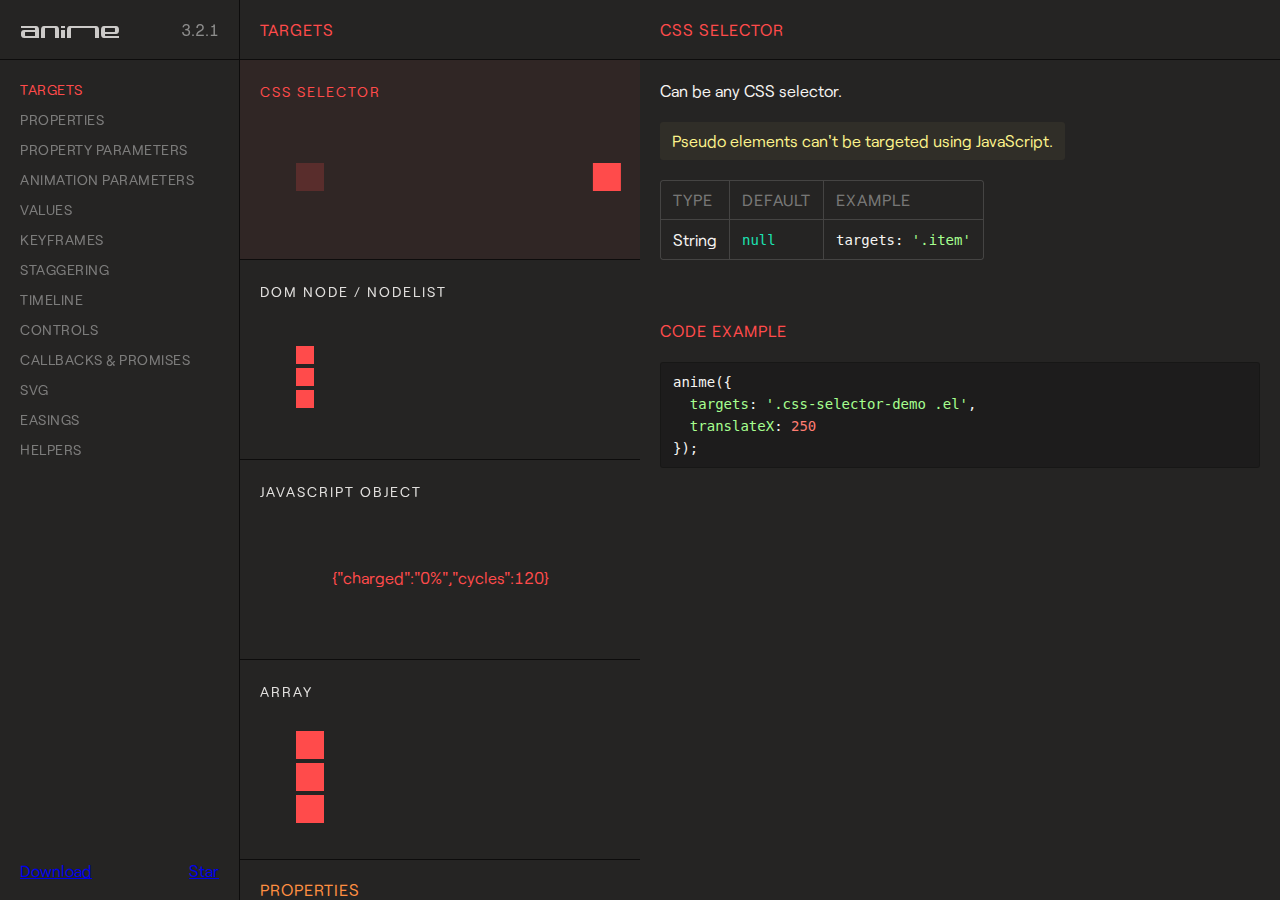
<file: anime-master/documentation/index.html>
<!DOCTYPE html>
<html>
<head>
  <title>Documentation | anime.js</title>
  <meta charset="utf-8">
  <meta name="viewport" content="width=device-width, initial-scale=1, maximum-scale=1">

  <meta property="og:title" content="anime.js">
  <meta property="og:url" content="https://animejs.com">
  <meta property="og:description" content="Javascript animation engine">
  <meta property="og:image" content="https://animejs.com/documentation/assets/img/social-media-image.png">

  <meta name="twitter:card" content="summary_large_image">
  <meta name="twitter:site" content="@juliangarnier">
  <meta name="twitter:creator" content="@juliangarnier">
  <meta name="twitter:title" content="anime.js">
  <meta name="twitter:description" content="Javascript animation engine">
  <meta name="twitter:image" content="https://animejs.com/documentation/assets/img/social-media-image.png">

  <link rel="apple-touch-icon-precomposed" href="assets/img/apple-touch-icon.png">
  <link rel="icon" type="image/png" href="assets/img/favicon.png" >

  <link href="//cloud.typenetwork.com/projects/2160/fontface.css/" rel="stylesheet" type="text/css">

  <link href="assets/css/animejs.css" rel="stylesheet">
  <link href="assets/css/anime-theme.css" rel="stylesheet">
  <link href="assets/css/documentation.css" rel="stylesheet">

  <script src="../lib/anime.min.js"></script>
</head>
<body>
  <div class="content">
    <header class="header">
    <a class="logo" href="https://github.com/juliangarnier/anime/">
      <img class="anime-mini-logo" src="assets/img/anime-mini-logo.svg" />
      <span class="version-number"></span>
    </a>
    </header>
    <section class="pane sidebar">
      <nav class="navigation"></nav>
      <div class="sidebar-info">
        <a class="github-button" href="https://github.com/juliangarnier/anime/archive/master.zip" data-color-scheme="no-preference: dark; light: dark; dark: dark;" data-icon="octicon-cloud-download" aria-label="Download juliangarnier/anime on GitHub">Download</a>
        <a class="github-button" href="https://github.com/juliangarnier/anime" data-color-scheme="no-preference: dark; light: dark; dark: dark;" data-show-count="true" aria-label="Star juliangarnier/anime on GitHub">Star</a>
      </div>
    </section>
    <section class="pane demos">

<!-- TARGETS -->
<article id="targets" class="color-targets">
  <header>
    <h2 class="demos-title">Targets</h2>
  </header>

<div id="cssSelector" class="demo">
  <h3 class="demo-title">CSS Selector</h3>
  <div class="demo-description">
    <p>Can be any CSS selector.</p>
    <p class="bubble warning">Pseudo elements can't be targeted using JavaScript.</p>
    <table>
      <thead>
        <td>Type</td>
        <td>Default</td>
        <td>Example</td>
      </thead>
      <tr>
        <td>String</td>
        <td><code>null</code></td>
        <td><code>targets: '.item'</code></td>
      </tr>
    </table>
  </div>
  <div class="demo-content css-selector-demo">
    <div class="line">
      <div class="square shadow"></div>
      <div class="square el"></div>
    </div>
  </div>
  <script>var cssSelector = function() {
/*DEMO*/
anime({
  targets: '.css-selector-demo .el',
  translateX: 250
});
/*DEMO*/
}
  </script>

</div>

<div id="domNode" class="demo">
  <h3 class="demo-title">DOM Node / NodeList</h3>
  <div class="demo-description">
    <p>
      Can be any DOM Node or NodeList.
    </p>
    <table>
      <thead>
        <td>Type</td>
        <td>Default</td>
        <td>Example</td>
      </thead>
      <tr>
        <td>DOM Node</td>
        <td><code>null</code></td>
        <td><code>targets: el.querySelector('.item')</code></td>
      </tr>
      <tr>
        <td>NodeList</td>
        <td><code>null</code></td>
        <td><code>targets: el.querySelectorAll('.item')</code></td>
      </tr>
    </table>
  </div>
  <div class="demo-content dom-node-demo">
    <div class="line">
      <div class="small square shadow"></div>
      <div class="small square el"></div>
    </div>
    <div class="line">
      <div class="small square shadow"></div>
      <div class="small square el"></div>
    </div>
    <div class="line">
      <div class="small square shadow"></div>
      <div class="small square el"></div>
    </div>
  </div>
  <script>var domNode = function() {
/*DEMO*/
var elements = document.querySelectorAll('.dom-node-demo .el');

anime({
  targets: elements,
  translateX: 270
});
/*DEMO*/
}
  </script>
</div>

<div id="JSobject" class="demo">
  <h3 class="demo-title">JavaScript Object</h3>
  <div class="demo-description">
    <p>
      A JavaScript Object with at least one property containing a numerical value.
    </p>
    <table>
      <thead>
        <td>Type</td>
        <td>Default</td>
        <td>Example</td>
      </thead>
      <tr>
        <td>Object</td>
        <td><code>null</code></td>
        <td><code>targets: myObjectProp</code></td>
      </tr>
    </table>
  </div>
  <div class="demo-content">
    <pre class="battery-log">{"charged":"0%","cycles":120}</pre>
  </div>
  <script>var JSobject = function() {
/*DEMO*/
var logEl = document.querySelector('.battery-log');

var battery = {
  charged: '0%',
  cycles: 120
}

anime({
  targets: battery,
  charged: '100%',
  cycles: 130,
  round: 1,
  easing: 'linear',
  update: function() {
    logEl.innerHTML = JSON.stringify(battery);
  }
});
/*DEMO*/
}
  </script>
<script>
</script>
</div>

<div id="array" class="demo">
  <h3 class="demo-title">Array</h3>
  <div class="demo-description">
    <p>
      An array containing multiple targets.
    </p>
    <p class="bubble info">
      Accepts mixed types. E.g. <code>['.el', domNode, jsObject]</code>
    </p>
    <table>
      <thead>
        <td>Type</td>
        <td>Default</td>
        <td>Example</td>
      </thead>
      <tr>
        <td>Array</td>
        <td><code>null</code></td>
        <td><code>targets: ['.item', el.getElementById('#thing')]</code></td>
      </tr>
    </table>
  </div>
  <div class="demo-content mixed-array-demo">
    <div class="line">
      <div class="square shadow"></div>
      <div class="square el el-01"></div>
    </div>
    <div class="line">
      <div class="square shadow"></div>
      <div class="square el el-02"></div>
    </div>
    <div class="line">
      <div class="square shadow"></div>
      <div class="square el el-03"></div>
    </div>
  </div>
  <script>var array = function() {
/*DEMO*/
var el = document.querySelector('.mixed-array-demo .el-01');

anime({
  targets: [el, '.mixed-array-demo .el-02', '.mixed-array-demo .el-03'],
  translateX: 250
});
/*DEMO*/
}
  </script>

</div>

</article>
<!-- -->

<!-- ANIMATABLE PROPERTIES -->
<article id="properties" class="color-properties">
<header>
  <h2 class="demos-title">Properties</h2>
</header>

<div id="cssProperties" class="demo">
  <h3 class="demo-title">CSS Properties</h3>
  <div class="demo-description">
    <p>
      Any CSS properties can be animated.
    </p>
    <p class="bubble warning">
      Most CSS properties will cause layout changes or repaint, and will result in choppy animation.
      Prioritize opacity and CSS transforms as much as possible.
    </p>
    <p>More details about accepted values in the <a class="color-values" href="#unitlessValue">values</a> section.</p>
    <table>
      <thead>
        <td>Example</td>
        <td>value</td>
      </thead>
      <tr>
        <td><code>opacity</code></td>
        <td><code>.5</code></td>
      </tr>
      <tr>
        <td><code>left</code></td>
        <td><code>'100px'</code></td>
      </tr>
    </table>
  </div>
  <div class="demo-content css-prop-demo">
    <div class="large square shadow"></div>
    <div class="large square el"></div>
  </div>
  <script>var cssProperties = function() {
/*DEMO*/
anime({
  targets: '.css-prop-demo .el',
  left: '240px',
  backgroundColor: '#FFF',
  borderRadius: ['0%', '50%'],
  easing: 'easeInOutQuad'
});
/*DEMO*/
}
  </script>
</div>

<div id="CSStransforms" class="demo">
  <h3 class="demo-title">CSS Transforms</h3>
  <div class="demo-description">
    <p>
      Animate CSS transforms properties individually.
    </p>
    <p class="bubble info">
      It's possible to specify different timing for each transforms properties, more details in the <a class="color-prop-params" href="#specificPropParameters">specific property parameters</a> section.
    </p>
    <p>More details about accepted values in the <a class="color-values" href="#unitlessValue">values</a> section.</p>
    <table>
      <thead>
        <td>Valid properties</td>
        <td>Default unit</td>
      </thead>
      <tr><td><code>'translateX'</code></td><td><code>'px'</code></td></tr>
      <tr><td><code>'translateY'</code></td><td><code>'px'</code></td></tr>
      <tr><td><code>'translateZ'</code></td><td><code>'px'</code></td></tr>
      <tr><td><code>'rotate'</code></td><td><code>'deg'</code></td></tr>
      <tr><td><code>'rotateX'</code></td><td><code>'deg'</code></td></tr>
      <tr><td><code>'rotateY'</code></td><td><code>'deg'</code></td></tr>
      <tr><td><code>'rotateZ'</code></td><td><code>'deg'</code></td></tr>
      <tr><td><code>'scale'</code></td><td><code>—</code></td></tr>
      <tr><td><code>'scaleX'</code></td><td><code>—</code></td></tr>
      <tr><td><code>'scaleY'</code></td><td><code>—</code></td></tr>
      <tr><td><code>'scaleZ'</code></td><td><code>—</code></td></tr>
      <tr><td><code>'skew'</code></td><td><code>'deg'</code></td></tr>
      <tr><td><code>'skewX'</code></td><td><code>'deg'</code></td></tr>
      <tr><td><code>'skewY'</code></td><td><code>'deg'</code></td></tr>
      <tr><td><code>'perspective'</code></td><td><code>'px'</code></td></tr>
    </table>
  </div>
  <div class="demo-content css-transforms-demo">
    <div class="square shadow"></div>
    <div class="square el"></div>
  </div>
  <script>var CSStransforms = function() {
/*DEMO*/
anime({
  targets: '.css-transforms-demo .el',
  translateX: 250,
  scale: 2,
  rotate: '1turn'
});
/*DEMO*/
}
  </script>
</div>

<div id="JSobjProp" class="demo">
  <h3 class="demo-title">Object properties</h3>
  <div class="demo-description">
    <p>
      Any Object property containing a numerical value can be animated.<br>
      More details about accepted values in the <a class="color-values" href="#unitlessValue">values</a> section.
    </p>
    <table>
      <thead>
        <td>Example</td>
        <td>value</td>
      </thead>
      <tr>
        <td><code>prop1</code></td>
        <td><code>50</code></td>
      </tr>
      <tr>
        <td><code>'prop2'</code></td>
        <td><code>'100%'</code></td>
      </tr>
    </table>
  </div>
  <div class="demo-content">
    <pre class="js-object-log">{"prop1":0,"prop2":"0%"}</pre>
  </div>
  <script>var JSobjProp = function() {
/*DEMO*/
var objPropLogEl = document.querySelector('.js-object-log');

var myObject = {
  prop1: 0,
  prop2: '0%'
}

anime({
  targets: myObject,
  prop1: 50,
  prop2: '100%',
  easing: 'linear',
  round: 1,
  update: function() {
    objPropLogEl.innerHTML = JSON.stringify(myObject);
  }
});
/*DEMO*/
}
  </script>
</div>

<div id="domAttr" class="demo">
  <h3 class="demo-title">DOM Attributes</h3>
  <div class="demo-description">
    <p>
      Any DOM Attributes containing a numerical value can be animated.<br>
      More details about accepted values in the <a class="color-values" href="#unitlessValue">values</a> section.
    </p>
    <table>
      <thead>
        <td>Example</td>
        <td>value</td>
      </thead>
      <tr>
        <td><code>value</code></td>
        <td><code>1000</code></td>
      </tr>
      <tr>
        <td><code>volume</code></td>
        <td><code>0</code></td>
      </tr>
      <tr>
        <td><code>data-custom</code></td>
        <td><code>'3 dogs'</code></td>
      </tr>
    </table>
  </div>
  <div class="demo-content dom-attribute-demo">
    <input class="el text-output" value="0"></input>
  </div>
  <script>var domAttr = function() {
/*DEMO*/
anime({
  targets: '.dom-attribute-demo input',
  value: [0, 1000],
  round: 1,
  easing: 'easeInOutExpo'
});
/*DEMO*/
}
  </script>
</div>

<div id="svgAttr" class="demo">
  <h3 class="demo-title">SVG Attributes</h3>
  <div class="demo-description">
    <p>
      Like any other <a class="color-properties" href="#domAttr">DOM attributes</a>, all SVG attributes containing at least one numerical value can be animated.<br>
      More details about accepted values in the <a class="color-values" href="#unitlessValue">values</a> section and SVG animation in the <a class="color-svg" href="#motionPath">SVG</a> section.
    </p>
    <table>
      <thead>
        <td>Example</td>
        <td>value</td>
      </thead>
      <tr>
        <td><code>points</code></td>
        <td><code>'64 68.64 8.574 100 63.446 67.68 64 4 64.554 67.68 119.426 100'</code></td>
      </tr>
      <tr>
        <td><code>scale</code></td>
        <td><code>1</code></td>
      </tr>
      <tr>
        <td><code>baseFrequency</code></td>
        <td><code>0</code></td>
      </tr>
    </table>
  </div>
  <div class="demo-content align-center svg-attributes-demo">
<svg width="128" height="128" viewBox="0 0 128 128">
  <filter id="displacementFilter">
    <feTurbulence type="turbulence" baseFrequency=".05" numOctaves="2" result="turbulence"/>
    <feDisplacementMap in2="turbulence" in="SourceGraphic" scale="15" xChannelSelector="R" yChannelSelector="G"/>
  </filter>
  <polygon points="64 68.64 8.574 100 63.446 67.68 64 4 64.554 67.68 119.426 100" style="filter: url(#displacementFilter)" fill="currentColor"/>
</svg>
  </div>
  <script>var svgAttr = function() {
  // Needed to reset demo
  var polyEl = document.querySelector('.svg-attributes-demo polygon');
  var feTurbulenceEl = document.querySelector('feTurbulence');
  var feDisplacementMap = document.querySelector('feDisplacementMap');
  polyEl.setAttribute('points', '64 68.64 8.574 100 63.446 67.68 64 4 64.554 67.68 119.426 100');
  feTurbulenceEl.setAttribute('baseFrequency', '.05');
  feDisplacementMap.setAttribute('scale', '15');
/*DEMO*/
anime({
  targets: ['.svg-attributes-demo polygon', 'feTurbulence', 'feDisplacementMap'],
  points: '64 128 8.574 96 8.574 32 64 0 119.426 32 119.426 96',
  baseFrequency: 0,
  scale: 1,
  loop: true,
  direction: 'alternate',
  easing: 'easeInOutExpo'
});
/*DEMO*/
}
  </script>

</div>

</article>
<!-- -->

<!-- PROPERTY PARAMETERS -->
<article id="propertyParameters" class="color-prop-params">
  <header>
    <h2 class="demos-title">Property parameters</h2>
  </header>

<div id="duration" class="demo">
  <h3 class="demo-title">Duration</h3>
  <div class="demo-description">
    <p>
      Defines the duration in milliseconds of the animation.
    </p>
    <table>
      <thead>
        <td>Type</td>
        <td>Default</td>
        <td>Example</td>
      </thead>
      <tr>
        <td>Number</td>
        <td><code>1000</code></td>
        <td><code>3000</code></td>
      </tr>
      <tr>
        <td>anime.stagger</td>
        <td>See <a class="color-staggering" href="#staggeringBasics">staggering</a> section</td>
        <td><code>anime.stagger(150)</code></td>
      </tr>
      <tr>
        <td>Function</td>
        <td>See <a class="color-prop-params" href="#functionBasedParameters">function based parameters</a> section</td>
        <td><code>(el, i) => i * 150</code></td>
      </tr>
    </table>
  </div>
  <div class="demo-content duration-demo">
    <div class="label">3000 ms</div>
    <div class="square shadow"></div>
    <div class="square el"></div>
  </div>
  <script>var duration = function() {
/*DEMO*/
anime({
  targets: '.duration-demo .el',
  translateX: 250,
  duration: 3000
});
/*DEMO*/
}
  </script>
</div>

<div id="delay" class="demo">
  <h3 class="demo-title">Delay</h3>
  <div class="demo-description">
    <p>
      Defines the delay in milliseconds of the animation.
    </p>
    <table>
      <thead>
        <td>Type</td>
        <td>Default</td>
        <td>Example</td>
      </thead>
      <tr>
        <td>Number</td>
        <td><code>0</code></td>
        <td><code>1000</code></td>
      </tr>
      <tr>
        <td>anime.stagger</td>
        <td>See <a class="color-staggering" href="#staggeringBasics">staggering</a> section</td>
        <td><code>anime.stagger(150)</code></td>
      </tr>
      <tr>
        <td>Function</td>
        <td>See <a class="color-prop-params" href="#functionBasedParameters">function based parameters</a> section</td>
        <td><code>(el, i) => i * 150</code></td>
      </tr>
    </table>
  </div>
  <div class="demo-content delay-demo">
    <div class="label">1000 ms</div>
    <div class="square shadow"></div>
    <div class="square el"></div>
  </div>
  <script>var delay = function() {
/*DEMO*/
anime({
  targets: '.delay-demo .el',
  translateX: 250,
  delay: 1000
});
/*DEMO*/
}
  </script>
</div>

<div id="endDelay" class="demo">
  <h3 class="demo-title">end delay</h3>
  <div class="demo-description">
    <p>
      Adds some extra time in milliseconds at the end of the animation.
    </p>
    <table>
      <thead>
        <td>Type</td>
        <td>Default</td>
        <td>Example</td>
      </thead>
      <tr>
        <td>Number</td>
        <td><code>0</code></td>
        <td><code>1000</code></td>
      </tr>
      <tr>
        <td>anime.stagger</td>
        <td>See <a class="color-staggering" href="#staggeringBasics">staggering</a> section</td>
        <td><code>anime.stagger(150)</code></td>
      </tr>
      <tr>
        <td>Function</td>
        <td>See <a class="color-prop-params" href="#functionBasedParameters">function based parameters</a> section</td>
        <td><code>(el, i) => i * 150</code></td>
      </tr>
    </table>
  </div>
  <div class="demo-content end-delay-demo">
    <div class="label">1000 ms</div>
    <div class="square shadow"></div>
    <div class="square el"></div>
  </div>
  <script>var endDelay = function() {
/*DEMO*/
anime({
  targets: '.end-delay-demo .el',
  translateX: 250,
  endDelay: 1000,
  direction: 'alternate'
});
/*DEMO*/
}
  </script>

</div>

<div id="easing" class="demo">
  <h3 class="demo-title">Easing</h3>
  <div class="demo-description">
    <p>
      Defines the timing function of the animation.
    </p>
    <p class="bubble info">
      Check out the <a class="color-easings" href="#linearEasing">easings</a> section for a complete list of available easing and parameters.
    </p>
    <table>
      <thead>
        <td>Type</td>
        <td>Default</td>
        <td>Example</td>
      </thead>
      <tr>
        <td>String</td>
        <td><code>'easeOutElastic(1, .5)'</code></td>
        <td><code>easing: 'easeInOutQuad'</code></td>
      </tr>
    </table>
  </div>
  <div class="demo-content easing-demo">
    <div class="label">easeInOutExpo</div>
    <div class="square shadow"></div>
    <div class="square el"></div>
  </div>
  <script>var easing = function() {
/*DEMO*/
anime({
  targets: '.easing-demo .el',
  translateX: 250,
  easing: 'easeInOutExpo'
});
/*DEMO*/
}
  </script>

</div>

<div id="round" class="demo">
  <h3 class="demo-title">Round</h3>
  <div class="demo-description">
    <p>
      Rounds up the value to x decimals.
    </p>
    <table>
      <thead>
        <td>Type</td>
        <td>Default</td>
        <td>Example</td>
      </thead>
      <tr>
        <td>Number</td>
        <td><code>0</code></td>
        <td><code>round: 10</code></td>
      </tr>
    </table>
  </div>
  <div class="demo-content">
    <pre class="round-log">0</pre>
  </div>
  <script>var round = function() {
/*DEMO*/
var roundLogEl = document.querySelector('.round-log');

anime({
  targets: roundLogEl,
  innerHTML: [0, 10000],
  easing: 'linear',
  round: 10 // Will round the animated value to 1 decimal
});
/*DEMO*/
}
  </script>
</div>

<div id="specificPropParameters" class="demo">
  <h3 class="demo-title">Specific property parameters</h3>
  <div class="demo-description">
    <p>
      Defines specific parameters to each property of the animation using an Object as value.<br>
      Other properties that aren't specified in the Object are inheritted from the main animation.
    </p>
    <table>
      <thead>
        <td>Type</td>
        <td>Example</td>
      </thead>
      <tr>
        <td>Object</td>
<td><code>rotate: {
  value: 360,
  duration: 1800,
  easing: 'easeInOutSine'
}</code></td>
      </tr>
    </table>
  </div>
  <div class="demo-content specific-prop-params-demo">
    <div class="square shadow"></div>
    <div class="square el"></div>
  </div>
  <script>var specificPropParameters = function() {
/*DEMO*/
anime({
  targets: '.specific-prop-params-demo .el',
  translateX: {
    value: 250,
    duration: 800
  },
  rotate: {
    value: 360,
    duration: 1800,
    easing: 'easeInOutSine'
  },
  scale: {
    value: 2,
    duration: 1600,
    delay: 800,
    easing: 'easeInOutQuart'
  },
  delay: 250 // All properties except 'scale' inherit 250ms delay
});
/*DEMO*/
}
  </script>

</div>

<div id="functionBasedParameters" class="demo">
  <h3 class="demo-title">Function based parameters</h3>
  <div class="demo-description">
    <p>
      Get different values for every target and property of the animation.
    </p>
    <p>
      The function accepts 3 arguments:
    </p>
    <table>
      <thead>
        <td>Arguments</td>
        <td>Infos</td>
      </thead>
      <tr>
        <td><code>target</code></td>
        <td>The curent animated targeted element</td>
      </tr>
      <tr>
        <td><code>index</code></td>
        <td>The index of the animated targeted element</td>
      </tr>
      <tr>
        <td><code>targetsLength</code></td>
        <td>The total number of animated targets</td>
      </tr>
    </table>
    <p class="bubble info">
      See <a class="color-staggering" href="#staggeringBasics">staggering</a> section for easier values manipulation.
    </p>
  </div>
  <div class="demo-content function-based-params-demo">
    <div class="line">
      <div class="small label">delay = 0 * 100</div>
      <div class="small square shadow"></div>
      <div class="small square el"></div>
    </div>
    <div class="line">
      <div class="small label">delay = 1 * 100</div>
      <div class="small square shadow"></div>
      <div class="small square el"></div>
    </div>
    <div class="line">
      <div class="small label">delay = 2 * 100</div>
      <div class="small square shadow"></div>
      <div class="small square el"></div>
    </div>
  </div>
  <script>var functionBasedParameters = function() {
/*DEMO*/
anime({
  targets: '.function-based-params-demo .el',
  translateX: 270,
  direction: 'alternate',
  loop: true,
  delay: function(el, i, l) {
    return i * 100;
  },
  endDelay: function(el, i, l) {
    return (l - i) * 100;
  }
});
/*DEMO*/
}
  </script>

</div>

</article>
<!-- -->

<!-- ANIMATION PARAMETERS -->
<article id="animationParameters" class="color-anim-params">
  <header>
    <h2 class="demos-title">Animation parameters</h2>
  </header>

<div id="direction" class="demo">
  <h3 class="demo-title">Direction</h3>
  <div class="demo-description">
    <p>
      Defines the direction of the animation.
    </p>
    <table>
      <thead>
        <td>Accepts</td>
        <td>Infos</td>
      </thead>
      <tr>
        <td><code>'normal'</code></td>
        <td>Animation progress goes from 0 to 100%</td>
      </tr>
      <tr>
        <td><code>'reverse'</code></td>
        <td>Animation progress goes from 100% to 0%</td>
      </tr>
      <tr>
        <td><code>'alternate'</code></td>
        <td>Animation progress goes from 0% to 100% then goes back to 0%</td>
      </tr>
    </table>
  </div>
  <div class="demo-content">
    <div class="line">
      <div class="label">normal</div>
      <div class="square shadow"></div>
      <div class="square el dir-normal"></div>
    </div>
    <div class="line">
      <div class="label">reverse</div>
      <div class="square shadow"></div>
      <div class="square el dir-reverse"></div>
    </div>
    <div class="line">
      <div class="label">alternate</div>
      <div class="square shadow"></div>
      <div class="square el dir-alternate"></div>
    </div>
  </div>
  <script>var direction = function() {
/*DEMO*/
anime({
  targets: '.dir-normal',
  translateX: 250,
  easing: 'easeInOutSine'
});

anime({
  targets: '.dir-reverse',
  translateX: 250,
  direction: 'reverse',
  easing: 'easeInOutSine'
});

anime({
  targets: '.dir-alternate',
  translateX: 250,
  direction: 'alternate',
  easing: 'easeInOutSine'
});
/*DEMO*/
}
  </script>

</div>

<div id="loop" class="demo">
  <h3 class="demo-title">Loop</h3>
  <div class="demo-description">
    <p>
      Defines the number of iterations of your animation.
    </p>
    <table>
      <thead>
        <td>Accepts</td>
        <td>Infos</td>
      </thead>
      <tr>
        <td><code>Number</code></td>
        <td>The number of iterations</td>
      </tr>
      <tr>
        <td><code>true</code></td>
        <td>Loop indefinitely</td>
      </tr>
    </table>
  </div>
  <div class="demo-content">
    <div class="line">
      <div class="small label">normal 3 times</div>
      <div class="small square shadow"></div>
      <div class="small square el loop"></div>
    </div>
    <div class="line">
      <div class="small label">reverse 3 times</div>
      <div class="small square shadow"></div>
      <div class="small square el loop-reverse"></div>
    </div>
    <div class="line">
      <div class="small label">alternate 3 times</div>
      <div class="small square shadow"></div>
      <div class="small square el loop-alternate"></div>
    </div>
    <div class="line">
      <div class="small label">normal inifinite</div>
      <div class="small square shadow"></div>
      <div class="small square el loop-infinity"></div>
    </div>
    <div class="line">
      <div class="small label">inifinite reverse</div>
      <div class="small square shadow"></div>
      <div class="small square el loop-reverse-infinity"></div>
    </div>
    <div class="line">
      <div class="small label">inifinite alternate</div>
      <div class="small square shadow"></div>
      <div class="small square el loop-alternate-infinity"></div>
    </div>
  </div>
  <script>var loop = function() {
/*DEMO*/
anime({
  targets: '.loop',
  translateX: 270,
  loop: 3,
  easing: 'easeInOutSine'
});

anime({
  targets: '.loop-infinity',
  translateX: 270,
  loop: true,
  easing: 'easeInOutSine'
});

anime({
  targets: '.loop-reverse',
  translateX: 270,
  loop: 3,
  direction: 'reverse',
  easing: 'easeInOutSine'
});

anime({
  targets: '.loop-reverse-infinity',
  translateX: 270,
  direction: 'reverse',
  loop: true,
  easing: 'easeInOutSine'
});

anime({
  targets: '.loop-alternate',
  translateX: 270,
  loop: 3,
  direction: 'alternate',
  easing: 'easeInOutSine'
});

anime({
  targets: '.loop-alternate-infinity',
  translateX: 270,
  direction: 'alternate',
  loop: true,
  easing: 'easeInOutSine'
});
/*DEMO*/
}
  </script>
</div>

<div id="autoplay" class="demo">
  <h3 class="demo-title">Autoplay</h3>
  <div class="demo-description">
    <p>
      Defines if the animation should automatically starts or not.
    </p>
    <table>
      <thead>
        <td>Accepts</td>
        <td>Infos</td>
      </thead>
      <tr>
        <td><code>true</code></td>
        <td>Automatically starts the animation</td>
      </tr>
      <tr>
        <td><code>false</code></td>
        <td>Animation is paused by default</td>
      </tr>
    </table>
  </div>
  <div class="demo-content">
    <div class="line">
      <div class="label">autoplay: true</div>
      <div class="square shadow"></div>
      <div class="square el autoplay-true"></div>
    </div>
    <div class="line">
      <div class="label">autoplay: false</div>
      <div class="square shadow"></div>
      <div class="square el autoplay-false"></div>
    </div>
  </div>
  <script>var autoplay = function() {
/*DEMO*/
anime({
  targets: '.autoplay-true',
  translateX: 250,
  autoplay: true,
  easing: 'easeInOutSine'
});

anime({
  targets: '.autoplay-false',
  translateX: 250,
  autoplay: false,
  easing: 'easeInOutSine'
});
/*DEMO*/
}
  </script>
</div>

</article>
<!-- -->

<!-- VALUES -->
<article id="values" class="color-values">
<header>
  <h2 class="demos-title">Values</h2>
</header>

<div id="unitlessValue" class="demo">
  <h3 class="demo-title">Unitless</h3>
  <div class="demo-description">
    <p>
      If the original value has a unit, it will be automatically added to the animated value.
    </p>
    <table>
      <thead>
        <td>Type</td>
        <td>Example</td>
      </thead>
      <tr>
        <td>Number</td>
        <td><code>translateX: 250</code></td>
      </tr>
    </table>
  </div>
  <div class="demo-content unitless-values-demo">
    <div class="circle shadow"></div>
    <div class="circle el"></div>
  </div>
  <script>var unitlessValue = function() {
/*DEMO*/
anime({
  targets: '.unitless-values-demo .el',
  translateX: 250, // -> '250px'
  rotate: 540 // -> '540deg'
});
/*DEMO*/
}
  </script>

</div>

<div id="specificUnitValue" class="demo">
  <h3 class="demo-title">Specific unit</h3>
  <div class="demo-description">
    <p>
      Forces the animation to use a certain unit and will automatically convert the initial target value.
    </p>
    <p class="bubble warning">
      Conversion accuracy can vary depending of the unit used.<br>
      You can also define the initial value of the animation directly using an array, see the <a href="#fromToValues" class="color-values">from to values</a> section.
    </p>
    <table>
      <thead>
        <td>Type</td>
        <td>Example</td>
      </thead>
      <tr>
        <td>String</td>
        <td><code>width: '100%'</code></td>
      </tr>
    </table>
  </div>
  <div class="demo-content specific-unit-values-demo">
    <div class="square shadow"></div>
    <div class="square el"></div>
  </div>
  <script>var specificUnitValue = function() {
/*DEMO*/
anime({
  targets: '.specific-unit-values-demo .el',
  width: '100%', // -> from '28px' to '100%',
  easing: 'easeInOutQuad',
  direction: 'alternate',
  loop: true
});
/*DEMO*/
}
  </script>

</div>

<div id="relativeValues" class="demo">
  <h3 class="demo-title">Relative</h3>
  <div class="demo-description">
    <p>
      Adds, substracts or multiplies the original value.
    </p>
    <table>
      <thead>
        <td>Accepts</td>
        <td>Effect</td>
        <td>Example</td>
      </thead>
      <tr>
        <td><code>'+='</code></td>
        <td>Add</td>
        <td><code>'+=100'</code></td>
      </tr>
      <tr>
        <td><code>'-='</code></td>
        <td>Substract</td>
        <td><code>'-=2turn'</code></td>
      </tr>
      <tr>
        <td><code>'*='</code></td>
        <td>Multiply</td>
        <td><code>'*=10'</code></td>
      </tr>
    </table>
  </div>
  <div class="demo-content">
    <div class="circle shadow"></div>
    <div class="circle el relative-values"></div>
  </div>
  <script>var relativeValues = function() {
/*DEMO*/
var relativeEl = document.querySelector('.el.relative-values');
relativeEl.style.transform = 'translateX(100px)';

anime({
  targets: '.el.relative-values',
  translateX: {
    value: '*=2.5', // 100px * 2.5 = '250px'
    duration: 1000
  },
  width: {
    value: '-=20px', // 28 - 20 = '8px'
    duration: 1800,
    easing: 'easeInOutSine'
  },
  rotate: {
    value: '+=2turn', // 0 + 2 = '2turn'
    duration: 1800,
    easing: 'easeInOutSine'
  },
  direction: 'alternate'
});
/*DEMO*/
}
  </script>

</div>

<div id="colors" class="demo">
  <h3 class="demo-title">Colors</h3>
  <div class="demo-description">
    <p>
      <i>anime.js</i> accepts and converts Hexadecimal, RGB, RGBA, HSL, and HSLA color values.
    </p>
    <p class="bubble warning">
      CSS color codes ( e.g. : <code>'red', 'yellow', 'aqua'</code> ) are not supported.
    </p>
    <table>
      <thead>
        <td>Accepts</td>
        <td>Example</td>
      </thead>
      <tr>
        <td>Hexadecimal</td>
        <td><code>'#FFF'</code> or <code>'#FFFFFF'</code></td>
      </tr>
      <tr>
        <td>RGB</td>
        <td><code>'rgb(255, 255, 255)'</code></td>
      </tr>
      <tr>
        <td>RGBA</td>
        <td><code>'rgba(255, 255, 255, .2)'</code></td>
      </tr>
      <tr>
        <td>HSL</td>
        <td><code>'hsl(0, 100%, 100%)'</code></td>
      </tr>
      <tr>
        <td>HSLA</td>
        <td><code>'hsla(0, 100%, 100%, .2)'</code></td>
      </tr>
    </table>
  </div>
  <div class="demo-content colors-demo">
    <div class="line">
      <div class="small label">HEX</div>
      <div class="small circle shadow"></div>
      <div class="small circle el color-hex"></div>
    </div>
    <div class="line">
      <div class="small label">RGB</div>
      <div class="small circle shadow"></div>
      <div class="small circle el color-rgb"></div>
    </div>
    <div class="line">
      <div class="small label">HSL</div>
      <div class="small circle shadow"></div>
      <div class="small circle el color-hsl"></div>
    </div>
    <div class="line">
      <div class="small label">RGBA</div>
      <div class="small circle shadow"></div>
      <div class="small circle el color-rgba"></div>
    </div>
    <div class="line">
      <div class="small label">HSLA</div>
      <div class="small circle shadow"></div>
      <div class="small circle el color-hsla"></div>
    </div>
  </div>
  <script>var colors = function() {
/*DEMO*/
var colorsExamples = anime.timeline({
  endDelay: 1000,
  easing: 'easeInOutQuad',
  direction: 'alternate',
  loop: true
})
.add({ targets: '.color-hex',  background: '#FFF' }, 0)
.add({ targets: '.color-rgb',  background: 'rgb(255,255,255)' }, 0)
.add({ targets: '.color-hsl',  background: 'hsl(0, 100%, 100%)' }, 0)
.add({ targets: '.color-rgba', background: 'rgba(255,255,255, .2)' }, 0)
.add({ targets: '.color-hsla', background: 'hsla(0, 100%, 100%, .2)' }, 0)
.add({ targets: '.colors-demo .el', translateX: 270 }, 0);
/*DEMO*/
}
  </script>

</div>

<div id="fromToValues" class="demo">
  <h3 class="demo-title">From To</h3>
  <div class="demo-description">
    <p>
      Forces the animation to start at a specified value.
    </p>
    <table>
      <thead>
        <td>Type</td>
        <td>Example</td>
      </thead>
      <tr>
        <td><code>Array</code></td>
        <td><code>['50%', '100%']</code></td>
      </tr>
    </table>
  </div>
  <div class="demo-content">
    <div class="circle shadow"></div>
    <div class="circle el from-to-values"></div>
  </div>
  <script>var fromToValues = function() {
/*DEMO*/
anime({
  targets: '.el.from-to-values',
  translateX: [100, 250], // from 100 to 250
  delay: 500,
  direction: 'alternate',
  loop: true
});
/*DEMO*/
}
  </script>

</div>

<div id="functionBasedPropVal" class="demo">
  <h3 class="demo-title">Function based values</h3>
  <div class="demo-description">
    <p>
      Get different values for every target and property of the animation.
    </p>
    <p>
      The function accepts 3 arguments:
    </p>
    <table>
      <thead>
        <td>Arguments</td>
        <td>Infos</td>
      </thead>
      <tr>
        <td><code>target</code></td>
        <td>The curently animated targeted element</td>
      </tr>
      <tr>
        <td><code>index</code></td>
        <td>The index of the animated targeted element</td>
      </tr>
      <tr>
        <td><code>targetsLength</code></td>
        <td>The total number of animated targets</td>
      </tr>
    </table>
  </div>
  <div class="demo-content function-based-values-demo">
    <div class="line">
      <div class="small circle shadow"></div>
      <div data-x="170" class="small circle el"></div>
    </div>
    <div class="line">
      <div class="small circle shadow"></div>
      <div data-x="80" class="small circle el"></div>
    </div>
    <div class="line">
      <div class="small circle shadow"></div>
      <div data-x="270" class="small circle el"></div>
    </div>
  </div>
  <script>var functionBasedPropVal = function() {
/*DEMO*/
anime({
  targets: '.function-based-values-demo .el',
  translateX: function(el) {
    return el.getAttribute('data-x');
  },
  translateY: function(el, i) {
    return 50 + (-50 * i);
  },
  scale: function(el, i, l) {
    return (l - i) + .25;
  },
  rotate: function() { return anime.random(-360, 360); },
  borderRadius: function() { return ['50%', anime.random(10, 35) + '%']; },
  duration: function() { return anime.random(1200, 1800); },
  delay: function() { return anime.random(0, 400); },
  direction: 'alternate',
  loop: true
});
/*DEMO*/
}
  </script>

</div>

</article>
<!-- -->

<!-- KEYFRAMES -->
<article id="keyframes" class="color-keyframes">
<header>
  <h2 class="demos-title">Keyframes</h2>
</header>

<div id="animationKeyframes" class="demo">
  <h3 class="demo-title">Animation keyframes</h3>
  <div class="demo-description">
    <p>
      Animation keyframes are defined using an Array, within the <code>keyframes</code> property.
    </p>
    <p class="bubble info">
      If there is no duration specified inside the keyframes, each keyframe duration will be equal to the animation's total duration divided by the number of keyframes.
    </p>
    <table>
      <thead>
        <td>Type</td>
        <td>Example</td>
      </thead>
      <tr>
        <td><code>Array</code></td>
        <td><code>[
  {value: 100, easing: 'easeOutExpo'},
  {value: 200, delay: 500},
  {value: 300, duration: 1000}
]</code></td>
      </tr>
    </table>
  </div>
  <div class="demo-content animation-keyframes-demo">
    <div class="circle shadow"></div>
    <div class="circle el keyframes"></div>
  </div>
  <script>var animationKeyframes = function() {
/*DEMO*/
anime({
  targets: '.animation-keyframes-demo .el',
  keyframes: [
    {translateY: -40},
    {translateX: 250},
    {translateY: 40},
    {translateX: 0},
    {translateY: 0}
  ],
  duration: 4000,
  easing: 'easeOutElastic(1, .8)',
  loop: true
});
/*DEMO*/
}
  </script>
</div>

<div id="propertyKeyframes" class="demo">
  <h3 class="demo-title">Property keyframes</h3>
  <div class="demo-description">
    <p>
      Similar to <a class="color-keyframes" href="#animationKeyframes">animation keyframes</a>, property keyframes are defined using an Array of property Object. Property keyframes allow overlapping animations since each property have its own keyframes array.
    </p>
    <p class="bubble info">
      If there is no duration specified inside the keyframes, each keyframe duration will be equal to the animation's total duration divided by the number of keyframes.
    </p>
    <table>
      <thead>
        <td>Type</td>
        <td>Example</td>
      </thead>
      <tr>
        <td><code>Array</code></td>
        <td><code>[
  {value: 100, easing: 'easeOutExpo'},
  {value: 200, delay: 500},
  {value: 300, duration: 1000}
]</code></td>
      </tr>
    </table>
  </div>
  <div class="demo-content property-keyframes-demo">
    <div class="circle shadow"></div>
    <div class="circle el keyframes"></div>
  </div>
  <script>var propertyKeyframes = function() {
/*DEMO*/
anime({
  targets: '.property-keyframes-demo .el',
  translateX: [
    { value: 250, duration: 1000, delay: 500 },
    { value: 0, duration: 1000, delay: 500 }
  ],
  translateY: [
    { value: -40, duration: 500 },
    { value: 40, duration: 500, delay: 1000 },
    { value: 0, duration: 500, delay: 1000 }
  ],
  scaleX: [
    { value: 4, duration: 100, delay: 500, easing: 'easeOutExpo' },
    { value: 1, duration: 900 },
    { value: 4, duration: 100, delay: 500, easing: 'easeOutExpo' },
    { value: 1, duration: 900 }
  ],
  scaleY: [
    { value: [1.75, 1], duration: 500 },
    { value: 2, duration: 50, delay: 1000, easing: 'easeOutExpo' },
    { value: 1, duration: 450 },
    { value: 1.75, duration: 50, delay: 1000, easing: 'easeOutExpo' },
    { value: 1, duration: 450 }
  ],
  easing: 'easeOutElastic(1, .8)',
  loop: true
});
/*DEMO*/
}
  </script>
</div>

</article>
<!-- -->

<!-- STAGGERING -->
<article id="staggering" class="color-staggering">
<header>
  <h2 class="demos-title">Staggering</h2>
</header>

<div id="staggeringBasics" class="demo">
  <h3 class="demo-title">Staggering basics</h3>
  <div class="demo-description">
    <p>
      Staggering allows you to animate multiple elements with <a href="https://en.wikipedia.org/wiki/Follow_through_and_overlapping_action">follow through and overlapping action</a>.
    </p>
    <pre><code>anime.stagger(value, options)</code></pre>
    <table>
      <thead>
        <td>Arguments</td>
        <td>Type</td>
        <td>Info</td>
        <td>Required</td>
      </thead>
      <tr>
        <td>Value</td>
        <td><code>Number</code>, <code>String</code>, <code>Array</code></td>
        <td>The manipulated value(s)</td>
        <td>Yes</td>
      </tr>
      <tr>
        <td>Options</td>
        <td><code>Object</code></td>
        <td>Stagger parameters</td>
        <td>No</td>
      </tr>
    </table>
  </div>
  <div class="demo-content basic-staggering-demo">
    <div class="line">
      <div class="label">delay = (100 * 0) ms</div>
      <div class="small square shadow"></div>
      <div class="small square el"></div>
    </div>
    <div class="line">
      <div class="label">delay = (100 * 1) ms</div>
      <div class="small square shadow"></div>
      <div class="small square el"></div>
    </div>
    <div class="line">
      <div class="label">delay = (100 * 2) ms</div>
      <div class="small square shadow"></div>
      <div class="small square el"></div>
    </div>
    <div class="line">
      <div class="label">delay = (100 * 3) ms</div>
      <div class="small square shadow"></div>
      <div class="small square el"></div>
    </div>
    <div class="line">
      <div class="label">delay = (100 * 4) ms</div>
      <div class="small square shadow"></div>
      <div class="small square el"></div>
    </div>
    <div class="line">
      <div class="label">delay = (100 * 5) ms</div>
      <div class="small square shadow"></div>
      <div class="small square el"></div>
    </div>
  </div>
  <script>var staggeringBasics = function() {
/*DEMO*/
anime({
  targets: '.basic-staggering-demo .el',
  translateX: 270,
  delay: anime.stagger(100) // increase delay by 100ms for each elements.
});
/*DEMO*/
}
  </script>
</div>

<div id="staggeringStartValue" class="demo">
  <h3 class="demo-title">Start value</h3>
  <div class="demo-description">
    <p>
      Starts the staggering effect from a specific value.
    </p>
    <pre><code>anime.stagger(value, {start: startValue})</code></pre>
    <table>
      <thead>
        <td>Types</td>
        <td>Info</td>
      </thead>
      <tr>
        <td><code>Number</code>, <code>String</code>
        <td>Same as propety values, see <a href="#unitlessValue" class="color-values">values section</a></td>
      </tr>
    </table>
  </div>
  <div class="demo-content staggering-start-value-demo">
    <div class="line">
      <div class="label">delay = 500 + (100 * 0) ms</div>
      <div class="small square shadow"></div>
      <div class="small square el"></div>
    </div>
    <div class="line">
      <div class="label">delay = 500 + (100 * 1) ms</div>
      <div class="small square shadow"></div>
      <div class="small square el"></div>
    </div>
    <div class="line">
      <div class="label">delay = 500 + (100 * 2) ms</div>
      <div class="small square shadow"></div>
      <div class="small square el"></div>
    </div>
    <div class="line">
      <div class="label">delay = 500 + (100 * 3) ms</div>
      <div class="small square shadow"></div>
      <div class="small square el"></div>
    </div>
    <div class="line">
      <div class="label">delay = 500 + (100 * 4) ms</div>
      <div class="small square shadow"></div>
      <div class="small square el"></div>
    </div>
    <div class="line">
      <div class="label">delay = 500 + (100 * 5) ms</div>
      <div class="small square shadow"></div>
      <div class="small square el"></div>
    </div>
  </div>
  <script>var staggeringStartValue = function() {
/*DEMO*/
anime({
  targets: '.staggering-start-value-demo .el',
  translateX: 270,
  delay: anime.stagger(100, {start: 500}) // delay starts at 500ms then increase by 100ms for each elements.
});
/*DEMO*/
}
  </script>
</div>

<div id="rangeValueStaggering" class="demo">
  <h3 class="demo-title">Range value</h3>
  <div class="demo-description">
    <p>
      Distributes evenly values between two numbers.
    </p>
    <pre><code>anime.stagger([startValue, endValue])</code></pre>
    <table>
      <thead>
        <td>Type</td>
        <td>Info</td>
      </thead>
      <tr>
        <td><code>'easingName'</code></td>
        <td>All valid easing names are accepted, see <a href="#easings" class="color-easings">easings section</a></td>
      </tr>
      <tr>
        <td><code>function(i)</code></td>
        <td>Custom easing function, see <a href="#customEasing" class="color-easings">custom easings section</a></td>
      </tr>
    </table>
  </div>
  <div class="demo-content range-value-staggering-demo">
    <div class="line">
      <div class="label">rotate = -360 + ((360 - (-360)) / 5) * 0</div>
      <div class="small square shadow"></div>
      <div class="small square el"></div>
    </div>
    <div class="line">
      <div class="label">rotate = -360 + ((360 - (-360)) / 5) * 1</div>
      <div class="small square shadow"></div>
      <div class="small square el"></div>
    </div>
    <div class="line">
      <div class="label">rotate = -360 + ((360 - (-360)) / 5) * 2</div>
      <div class="small square shadow"></div>
      <div class="small square el"></div>
    </div>
    <div class="line">
      <div class="label">rotate = -360 + ((360 - (-360)) / 5) * 3</div>
      <div class="small square shadow"></div>
      <div class="small square el"></div>
    </div>
    <div class="line">
      <div class="label">rotate = -360 + ((360 - (-360)) / 5) * 4</div>
      <div class="small square shadow"></div>
      <div class="small square el"></div>
    </div>
    <div class="line">
      <div class="label">rotate = -360 + ((360 - (-360)) / 5) * 5</div>
      <div class="small square shadow"></div>
      <div class="small square el"></div>
    </div>
  </div>
  <script>var rangeValueStaggering = function() {
/*DEMO*/
anime({
  targets: '.range-value-staggering-demo .el',
  translateX: 270,
  rotate: anime.stagger([-360, 360]), // rotation will be distributed from -360deg to 360deg evenly between all elements
  easing: 'easeInOutQuad'
});
/*DEMO*/
}
  </script>
</div>

<div id="staggeringFrom" class="demo">
  <h3 class="demo-title">From value</h3>
  <div class="demo-description">
    <p>
      Starts the stagger effect from a specific position.
    </p>
    <pre><code>anime.stagger(value, {from: startingPosition})</code></pre>
    <table>
      <thead>
        <td>Options</td>
        <td>Type</td>
        <td>Info</td>
      </thead>
      <tr>
        <td><code>'first'</code> (default)</td>
        <td><code>'string'</code></td>
        <td>Start the effect from the first element</td>
      </tr>
      <tr>
        <td><code>'last'</code></td>
        <td><code>'string'</code></td>
        <td>Start the effect from the last element</td>
      </tr>
      <tr>
        <td><code>'center'</code></td>
        <td><code>'string'</code></td>
        <td>Start the effect from the center</td>
      </tr>
      <tr>
        <td><code>index</code></td>
        <td><code>number</code></td>
        <td>Start the effect from the specified index</td>
      </tr>
    </table>
  </div>
  <div class="demo-content staggering-from-demo">
    <div class="line">
      <div class="small square shadow"></div>
      <div class="small square el"></div>
    </div>
    <div class="line">
      <div class="small square shadow"></div>
      <div class="small square el"></div>
    </div>
    <div class="line">
      <div class="small square shadow"></div>
      <div class="small square el"></div>
    </div>
    <div class="line">
      <div class="small square shadow"></div>
      <div class="small square el"></div>
    </div>
    <div class="line">
      <div class="small square shadow"></div>
      <div class="small square el"></div>
    </div>
    <div class="line">
      <div class="small square shadow"></div>
      <div class="small square el"></div>
    </div>
  </div>
  <script>var staggeringFrom = function() {
/*DEMO*/
anime({
  targets: '.staggering-from-demo .el',
  translateX: 270,
  delay: anime.stagger(100, {from: 'center'})
});
/*DEMO*/
}
  </script>
</div>

<div id="staggeringDirection" class="demo">
  <h3 class="demo-title">Direction</h3>
  <div class="demo-description">
    <p>
      Changes the order in which the stagger operates.
    </p>
    <pre><code>anime.stagger(value, {direction: 'reverse'})</code></pre>
    <table>
      <thead>
        <td>Options</td>
        <td>Info</td>
      </thead>
      <tr>
        <td><code>'normal'</code> (default)</td>
        <td>Normal staggering, from the first element to the last</td>
      </tr>
      <tr>
        <td><code>'reverse'</code></td>
        <td>Reversed staggering, from the last element to the first</td>
      </tr>
    </table>
  </div>
  <div class="demo-content staggering-direction-demo">
    <div class="line">
      <div class="small square shadow"></div>
      <div class="small square el"></div>
    </div>
    <div class="line">
      <div class="small square shadow"></div>
      <div class="small square el"></div>
    </div>
    <div class="line">
      <div class="small square shadow"></div>
      <div class="small square el"></div>
    </div>
    <div class="line">
      <div class="small square shadow"></div>
      <div class="small square el"></div>
    </div>
    <div class="line">
      <div class="small square shadow"></div>
      <div class="small square el"></div>
    </div>
    <div class="line">
      <div class="small square shadow"></div>
      <div class="small square el"></div>
    </div>
  </div>
  <script>var staggeringDirection = function() {
/*DEMO*/
anime({
  targets: '.staggering-direction-demo .el',
  translateX: 270,
  delay: anime.stagger(100, {direction: 'reverse'})
});
/*DEMO*/
}
  </script>
</div>

<div id="staggeringEasing" class="demo">
  <h3 class="demo-title">Easing</h3>
  <div class="demo-description">
    <p>
      Stagger values using an easing function.
    </p>
    <pre><code>anime.stagger(value, {easing: 'easingName'})</code></pre>
    <table>
      <thead>
        <td>Type</td>
        <td>Info</td>
      </thead>
      <tr>
        <td><code>'string'</code></td>
        <td>All valid <a href="#easings" class="color-easings">easing names</a> are accepted</td>
      </tr>
      <tr>
        <td><code>function(i)</code></td>
        <td>Use your own <a href="#customEasing" class="color-easings">custom easings function</a></td>
      </tr>
    </table>
  </div>
  <div class="demo-content staggering-easing-demo">
    <div class="line">
      <div class="small square shadow"></div>
      <div class="small square el"></div>
    </div>
    <div class="line">
      <div class="small square shadow"></div>
      <div class="small square el"></div>
    </div>
    <div class="line">
      <div class="small square shadow"></div>
      <div class="small square el"></div>
    </div>
    <div class="line">
      <div class="small square shadow"></div>
      <div class="small square el"></div>
    </div>
    <div class="line">
      <div class="small square shadow"></div>
      <div class="small square el"></div>
    </div>
    <div class="line">
      <div class="small square shadow"></div>
      <div class="small square el"></div>
    </div>
  </div>
  <script>var staggeringEasing = function() {
/*DEMO*/
anime({
  targets: '.staggering-easing-demo .el',
  translateX: 270,
  delay: anime.stagger(300, {easing: 'easeOutQuad'})
});
/*DEMO*/
}
  </script>
</div>

<div id="gridStaggering" class="demo">
  <h3 class="demo-title">Grid</h3>
  <div class="demo-description">
    <p>
      Staggering values based a 2D array that allow "ripple" effects.
    </p>
    <pre><code>anime.stagger(value, {grid: [rows, columns]})</code></pre>
    <table>
      <thead>
        <td>Type</td>
        <td>Info</td>
      </thead>
      <tr>
        <td><code>array</code></td>
        <td>A 2 items array, the first value is the number of rows, the second the number of columns</td>
      </tr>
    </table>
  </div>
  <div class="demo-content staggering-grid-demo">
    <div class="grid">
      <div class="small square el"></div>
      <div class="small square el"></div>
      <div class="small square el"></div>
      <div class="small square el"></div>
      <div class="small square el"></div>
      <div class="small square el"></div>
      <div class="small square el"></div>
      <div class="small square el"></div>
      <div class="small square el"></div>
      <div class="small square el"></div>
      <div class="small square el"></div>
      <div class="small square el"></div>
      <div class="small square el"></div>
      <div class="small square el"></div>
      <div class="small square el"></div>
      <div class="small square el"></div>
      <div class="small square el"></div>
      <div class="small square el"></div>
      <div class="small square el"></div>
      <div class="small square el"></div>
      <div class="small square el"></div>
      <div class="small square el"></div>
      <div class="small square el"></div>
      <div class="small square el"></div>
      <div class="small square el"></div>
      <div class="small square el"></div>
      <div class="small square el"></div>
      <div class="small square el"></div>
      <div class="small square el"></div>
      <div class="small square el"></div>
      <div class="small square el"></div>
      <div class="small square el"></div>
      <div class="small square el"></div>
      <div class="small square el"></div>
      <div class="small square el"></div>
      <div class="small square el"></div>
      <div class="small square el"></div>
      <div class="small square el"></div>
      <div class="small square el"></div>
      <div class="small square el"></div>
      <div class="small square el"></div>
      <div class="small square el"></div>
      <div class="small square el"></div>
      <div class="small square el"></div>
      <div class="small square el"></div>
      <div class="small square el"></div>
      <div class="small square el"></div>
      <div class="small square el"></div>
      <div class="small square el"></div>
      <div class="small square el"></div>
      <div class="small square el"></div>
      <div class="small square el"></div>
      <div class="small square el"></div>
      <div class="small square el"></div>
      <div class="small square el"></div>
      <div class="small square el"></div>
      <div class="small square el"></div>
      <div class="small square el"></div>
      <div class="small square el"></div>
      <div class="small square el"></div>
      <div class="small square el"></div>
      <div class="small square el"></div>
      <div class="small square el"></div>
      <div class="small square el"></div>
      <div class="small square el"></div>
      <div class="small square el"></div>
      <div class="small square el"></div>
      <div class="small square el"></div>
      <div class="small square el"></div>
      <div class="small square el"></div>
    </div>
    <div class="grid shadow">
      <div class="small square"></div>
      <div class="small square"></div>
      <div class="small square"></div>
      <div class="small square"></div>
      <div class="small square"></div>
      <div class="small square"></div>
      <div class="small square"></div>
      <div class="small square"></div>
      <div class="small square"></div>
      <div class="small square"></div>
      <div class="small square"></div>
      <div class="small square"></div>
      <div class="small square"></div>
      <div class="small square"></div>
      <div class="small square"></div>
      <div class="small square"></div>
      <div class="small square"></div>
      <div class="small square"></div>
      <div class="small square"></div>
      <div class="small square"></div>
      <div class="small square"></div>
      <div class="small square"></div>
      <div class="small square"></div>
      <div class="small square"></div>
      <div class="small square"></div>
      <div class="small square"></div>
      <div class="small square"></div>
      <div class="small square"></div>
      <div class="small square"></div>
      <div class="small square"></div>
      <div class="small square"></div>
      <div class="small square"></div>
      <div class="small square"></div>
      <div class="small square"></div>
      <div class="small square"></div>
      <div class="small square"></div>
      <div class="small square"></div>
      <div class="small square"></div>
      <div class="small square"></div>
      <div class="small square"></div>
      <div class="small square"></div>
      <div class="small square"></div>
      <div class="small square"></div>
      <div class="small square"></div>
      <div class="small square"></div>
      <div class="small square"></div>
      <div class="small square"></div>
      <div class="small square"></div>
      <div class="small square"></div>
      <div class="small square"></div>
      <div class="small square"></div>
      <div class="small square"></div>
      <div class="small square"></div>
      <div class="small square"></div>
      <div class="small square"></div>
      <div class="small square"></div>
      <div class="small square"></div>
      <div class="small square"></div>
      <div class="small square"></div>
      <div class="small square"></div>
      <div class="small square"></div>
      <div class="small square"></div>
      <div class="small square"></div>
      <div class="small square"></div>
      <div class="small square"></div>
      <div class="small square"></div>
      <div class="small square"></div>
      <div class="small square"></div>
      <div class="small square"></div>
      <div class="small square"></div>
    </div>
  </div>
  <script>var gridStaggering = function() {
/*DEMO*/
anime({
  targets: '.staggering-grid-demo .el',
  scale: [
    {value: .1, easing: 'easeOutSine', duration: 500},
    {value: 1, easing: 'easeInOutQuad', duration: 1200}
  ],
  delay: anime.stagger(200, {grid: [14, 5], from: 'center'})
});
/*DEMO*/
}
  </script>
</div>

<div id="gridAxisStaggering" class="demo">
  <h3 class="demo-title">Axis</h3>
  <div class="demo-description">
    <p>
      Forces the direction of a <a href="#gridStaggering" class="color-staggering">grid starrering</a> effect.
    </p>
    <pre><code>anime.stagger(value, {grid: [rows, columns], axis: 'x'})</code></pre>
    <table>
      <thead>
        <td>Parameters</td>
        <td>Info</td>
      </thead>
      <tr>
        <td><code>'x'</code></td>
        <td>Follows the x axis</td>
      </tr>
      <tr>
        <td><code>'y'</code></td>
        <td>Follows the y axis</td>
      </tr>
    </table>
  </div>
  <div class="demo-content staggering-axis-grid-demo">
    <div class="grid">
      <div class="small square el"></div>
      <div class="small square el"></div>
      <div class="small square el"></div>
      <div class="small square el"></div>
      <div class="small square el"></div>
      <div class="small square el"></div>
      <div class="small square el"></div>
      <div class="small square el"></div>
      <div class="small square el"></div>
      <div class="small square el"></div>
      <div class="small square el"></div>
      <div class="small square el"></div>
      <div class="small square el"></div>
      <div class="small square el"></div>
      <div class="small square el"></div>
      <div class="small square el"></div>
      <div class="small square el"></div>
      <div class="small square el"></div>
      <div class="small square el"></div>
      <div class="small square el"></div>
      <div class="small square el"></div>
      <div class="small square el"></div>
      <div class="small square el"></div>
      <div class="small square el"></div>
      <div class="small square el"></div>
      <div class="small square el"></div>
      <div class="small square el"></div>
      <div class="small square el"></div>
      <div class="small square el"></div>
      <div class="small square el"></div>
      <div class="small square el"></div>
      <div class="small square el"></div>
      <div class="small square el"></div>
      <div class="small square el"></div>
      <div class="small square el"></div>
      <div class="small square el"></div>
      <div class="small square el"></div>
      <div class="small square el"></div>
      <div class="small square el"></div>
      <div class="small square el"></div>
      <div class="small square el"></div>
      <div class="small square el"></div>
      <div class="small square el"></div>
      <div class="small square el"></div>
      <div class="small square el"></div>
      <div class="small square el"></div>
      <div class="small square el"></div>
      <div class="small square el"></div>
      <div class="small square el"></div>
      <div class="small square el"></div>
      <div class="small square el"></div>
      <div class="small square el"></div>
      <div class="small square el"></div>
      <div class="small square el"></div>
      <div class="small square el"></div>
      <div class="small square el"></div>
      <div class="small square el"></div>
      <div class="small square el"></div>
      <div class="small square el"></div>
      <div class="small square el"></div>
      <div class="small square el"></div>
      <div class="small square el"></div>
      <div class="small square el"></div>
      <div class="small square el"></div>
      <div class="small square el"></div>
      <div class="small square el"></div>
      <div class="small square el"></div>
      <div class="small square el"></div>
      <div class="small square el"></div>
      <div class="small square el"></div>
    </div>
    <div class="grid shadow">
      <div class="small square"></div>
      <div class="small square"></div>
      <div class="small square"></div>
      <div class="small square"></div>
      <div class="small square"></div>
      <div class="small square"></div>
      <div class="small square"></div>
      <div class="small square"></div>
      <div class="small square"></div>
      <div class="small square"></div>
      <div class="small square"></div>
      <div class="small square"></div>
      <div class="small square"></div>
      <div class="small square"></div>
      <div class="small square"></div>
      <div class="small square"></div>
      <div class="small square"></div>
      <div class="small square"></div>
      <div class="small square"></div>
      <div class="small square"></div>
      <div class="small square"></div>
      <div class="small square"></div>
      <div class="small square"></div>
      <div class="small square"></div>
      <div class="small square"></div>
      <div class="small square"></div>
      <div class="small square"></div>
      <div class="small square"></div>
      <div class="small square"></div>
      <div class="small square"></div>
      <div class="small square"></div>
      <div class="small square"></div>
      <div class="small square"></div>
      <div class="small square"></div>
      <div class="small square"></div>
      <div class="small square"></div>
      <div class="small square"></div>
      <div class="small square"></div>
      <div class="small square"></div>
      <div class="small square"></div>
      <div class="small square"></div>
      <div class="small square"></div>
      <div class="small square"></div>
      <div class="small square"></div>
      <div class="small square"></div>
      <div class="small square"></div>
      <div class="small square"></div>
      <div class="small square"></div>
      <div class="small square"></div>
      <div class="small square"></div>
      <div class="small square"></div>
      <div class="small square"></div>
      <div class="small square"></div>
      <div class="small square"></div>
      <div class="small square"></div>
      <div class="small square"></div>
      <div class="small square"></div>
      <div class="small square"></div>
      <div class="small square"></div>
      <div class="small square"></div>
      <div class="small square"></div>
      <div class="small square"></div>
      <div class="small square"></div>
      <div class="small square"></div>
      <div class="small square"></div>
      <div class="small square"></div>
      <div class="small square"></div>
      <div class="small square"></div>
      <div class="small square"></div>
      <div class="small square"></div>
    </div>
  </div>
  <script>var gridAxisStaggering = function() {
/*DEMO*/
anime({
  targets: '.staggering-axis-grid-demo .el',
  translateX: anime.stagger(10, {grid: [14, 5], from: 'center', axis: 'x'}),
  translateY: anime.stagger(10, {grid: [14, 5], from: 'center', axis: 'y'}),
  rotateZ: anime.stagger([0, 90], {grid: [14, 5], from: 'center', axis: 'x'}),
  delay: anime.stagger(200, {grid: [14, 5], from: 'center'}),
  easing: 'easeInOutQuad'
});
/*DEMO*/
}
  </script>
</div>

</article>
<!-- -->

<!-- TIMELINE -->
<article id="timeline" class="color-tl">
<header>
  <h2 class="demos-title">Timeline</h2>
</header>

<div id="timelineBasics" class="demo">
  <h3 class="demo-title">Timeline basics</h3>
  <div class="demo-description">
    <p>
      Timelines let you synchronise multiple animations together.<br>
      By default each animation added to the timeline starts after the previous animation ends.
    </p>
    <p>
      Creating a timeline:
    </p>
<pre><code>var myTimeline = anime.timeline(parameters);</code></pre>
    <table>
      <thead>
        <td>Argument</td>
        <td>Type</td>
        <td>Info</td>
        <td>Required</td>
      </thead>
      <tr>
        <td><code>parameters</code></td>
        <td><code>Object</code></td>
        <td>The default parameters of the timeline inherited by children</td>
        <td>No</td>
      </tr>
    </table>
    <p>
      Adding animations to a timeline:
    </p>
<pre><code>myTimeline.add(parameters, offset);</code></pre>
    <table>
      <thead>
        <td>Argument</td>
        <td>Types</td>
        <td>Info</td>
        <td>Required</td>
      </thead>
      <tr>
        <td><code>parameters</code></td>
        <td><code>Object</code></td>
        <td>The child animation parameters, override the timeline default parameters</td>
        <td>Yes</td>
      </tr>
      <tr>
        <td><code>time offset</code></td>
        <td><code>String</code> or <code>Number</code></td>
        <td>Check out the <a class="color-tl" href="#timelineOffsets">Timeline offsets</a> section</td>
        <td>No</td>
      </tr>
    </table>
  </div>
  <div class="demo-content basic-timeline-demo">
    <div class="line">
      <div class="square shadow"></div>
      <div class="square el"></div>
    </div>
    <div class="line">
      <div class="circle shadow"></div>
      <div class="circle el"></div>
    </div>
    <div class="line">
      <div class="triangle shadow"></div>
      <div class="triangle el"></div>
    </div>
  </div>
  <script>var timelineBasics = function() {
/*DEMO*/
// Create a timeline with default parameters
var tl = anime.timeline({
  easing: 'easeOutExpo',
  duration: 750
});

// Add children
tl
.add({
  targets: '.basic-timeline-demo .el.square',
  translateX: 250,
})
.add({
  targets: '.basic-timeline-demo .el.circle',
  translateX: 250,
})
.add({
  targets: '.basic-timeline-demo .el.triangle',
  translateX: 250,
});

/*DEMO*/
}
  </script>

</div>

<div id="timelineOffsets" class="demo">
  <h3 class="demo-title">Time Offsets</h3>
  <div class="demo-description">
    <p>
      Time offsets can be specified with a second optional parameter using the timeline <code>.add()</code> function. It defines when a animation starts in the timeline, if no offset is specifed, the animation will starts after the previous animation ends.<br>
      An offset can be relative to the last animation or absolute to the whole timeline.
    </p>
    <table>
      <thead>
        <td>Type</td>
        <td>Offset</td>
        <td>Example</td>
        <td>Infos</td>
      </thead>
      <tr>
        <td>String</td>
        <td><code>'+='</code></td>
        <td><code>'+=200'</code></td>
        <td>Starts 200ms after the previous animation ends</td>
      </tr>
      <tr>
        <td>String</td>
        <td><code>'-='</code></td>
        <td><code>'-=200'</code></td>
        <td>Starts 200ms before the previous animation ends</td>
      </tr>
      <tr>
        <td>Number</td>
        <td><code>Number</code></td>
        <td><code>100</code></td>
        <td>Starts at 100ms, reagardless of the animtion position in the timeline</td>
      </tr>
    </table>
  </div>
  <div class="demo-content offsets-demo">
    <div class="line">
      <div class="label">no offset</div>
      <div class="square shadow"></div>
      <div class="square el"></div>
    </div>
    <div class="line">
      <div class="label">relative offset ('-=600')</div>
      <div class="circle shadow"></div>
      <div class="circle el"></div>
    </div>
    <div class="line">
      <div class="label">absolute offset (400)</div>
      <div class="triangle shadow"></div>
      <div class="triangle el"></div>
    </div>
  </div>
  <script>var timelineOffsets = function() {
/*DEMO*/
// Create a timeline with default parameters
var tl = anime.timeline({
  easing: 'easeOutExpo',
  duration: 750
});

tl
.add({
  targets: '.offsets-demo .el.square',
  translateX: 250,
})
.add({
  targets: '.offsets-demo .el.circle',
  translateX: 250,
}, '-=600') // relative offset
.add({
  targets: '.offsets-demo .el.triangle',
  translateX: 250,
}, 400); // absolute offset

/*DEMO*/
}
  </script>
</div>

<div id="TLParamsInheritance" class="demo">
  <h3 class="demo-title">Parameters inheritance</h3>
  <div class="demo-description">
    <p>
      Parameters set in the parent timeline instance will be inherited by all the children.
    </p>
    <table>
      <thead>
        <td>Parameters that can be inherited</td>
      </thead>
      <tr>
        <td><code>targets</code></td>
      </tr>
      <tr>
        <td><code>duration</code></td>
      </tr>
      <tr>
        <td><code>delay</code></td>
      </tr>
      <tr>
        <td><code>endDelay</code></td>
      </tr>
      <tr>
        <td><code>round</code></td>
      </tr>
    </table>
  </div>
  <div class="demo-content params-inheritance-demo">
    <div class="line">
      <div class="square shadow"></div>
      <div class="square el"></div>
    </div>
    <div class="line">
      <div class="circle shadow"></div>
      <div class="circle el"></div>
    </div>
    <div class="line">
      <div class="triangle shadow"></div>
      <div class="triangle el"></div>
    </div>
  </div>
  <script>var TLParamsInheritance = function() {
/*DEMO*/
var tl = anime.timeline({
  targets: '.params-inheritance-demo .el',
  delay: function(el, i) { return i * 200 },
  duration: 500,
  easing: 'easeOutExpo',
  direction: 'alternate',
  loop: true
});

tl
.add({
  translateX: 250,
  // override the easing parameter
  easing: 'spring',
})
.add({
  opacity: .5,
  scale: 2
})
.add({
  // override the targets parameter
  targets: '.params-inheritance-demo .el.triangle',
  rotate: 180
})
.add({
  translateX: 0,
  scale: 1
});
/*DEMO*/
}
  </script>

</div>

</article>
<!-- -->

<!-- CONTROLS -->
<article id="controls" class="color-controls">
<header>
  <h2 class="demos-title">Controls</h2>
</header>

<div id="playPause" class="demo">
  <h3 class="demo-title">Play / Pause</h3>
  <div class="demo-description">
    <p>Plays a paused animation, or starts the animation if the <code>autoplay</code> parameters is set to <code>false</code>.</p>
    <pre><code>animation.play();</code></pre>
    <p>Pauses a running animation.</p>
    <pre><code>animation.pause();</code></pre>
  </div>
  <div class="demo-content play-pause-demo">
    <div class="line">
      <div class="small square shadow"></div>
      <div class="small square el"></div>
    </div>
    <div class="line">
      <div class="small square shadow"></div>
      <div class="small square el"></div>
    </div>
    <div class="line">
      <div class="small square shadow"></div>
      <div class="small square el"></div>
    </div>
    <div class="line controls">
      <button class="play">Play</button>
      <button class="pause">Pause</button>
    </div>
  </div>
  <script>var playPause = function() {
/*DEMO*/
var animation = anime({
  targets: '.play-pause-demo .el',
  translateX: 270,
  delay: function(el, i) { return i * 100; },
  direction: 'alternate',
  loop: true,
  autoplay: false,
  easing: 'easeInOutSine'
});

document.querySelector('.play-pause-demo .play').onclick = animation.play;
document.querySelector('.play-pause-demo .pause').onclick = animation.pause;
/*DEMO*/
}

</script>
</div>

<div id="restartAnim" class="demo">
  <h3 class="demo-title">Restart</h3>
  <div class="demo-description">
    <p>Restarts an animation from its initial values.</p>
    <pre><code>animation.restart();</code></pre>
  </div>
  <div class="demo-content restart-demo">
    <div class="line">
      <div class="small square shadow"></div>
      <div class="small square el"></div>
    </div>
    <div class="line">
      <div class="small square shadow"></div>
      <div class="small square el"></div>
    </div>
    <div class="line">
      <div class="small square shadow"></div>
      <div class="small square el"></div>
    </div>
    <div class="line controls">
      <button class="restart">Restart</button>
    </div>
  </div>
  <script>var restartAnim = function() {
/*DEMO*/
var animation = anime({
  targets: '.restart-demo .el',
  translateX: 250,
  delay: function(el, i) { return i * 100; },
  direction: 'alternate',
  loop: true,
  easing: 'easeInOutSine'
});

document.querySelector('.restart-demo .restart').onclick = animation.restart;
/*DEMO*/
}
  </script>

</div>

<div id="reverseAnim" class="demo">
  <h3 class="demo-title">Reverse</h3>
  <div class="demo-description">
    <p>Reverses the direction of an animation.</p>
    <pre><code>animation.reverse();</code></pre>
  </div>
  <div class="demo-content reverse-anim-demo">
    <div class="line">
      <div class="small square shadow"></div>
      <div class="small square el"></div>
    </div>
    <div class="line">
      <div class="small square shadow"></div>
      <div class="small square el"></div>
    </div>
    <div class="line">
      <div class="small square shadow"></div>
      <div class="small square el"></div>
    </div>
    <div class="line controls">
      <button class="reverse">Reverse</button>
    </div>
  </div>
  <script>var reverseAnim = function() {
/*DEMO*/
var animation = anime({
  targets: '.reverse-anim-demo .el',
  translateX: 270,
  loop: true,
  delay: function(el, i) { return i * 200; },
  easing: 'easeInOutSine'
});

document.querySelector('.reverse-anim-demo .reverse').onclick = animation.reverse;
/*DEMO*/
}
  </script>

</div>

<div id="seekAnim" class="demo">
  <h3 class="demo-title">Seek</h3>
  <div class="demo-description">
    <p>Jump to a specific time (in milliseconds).</p>
    <pre><code>animation.seek(timeStamp);</code></pre>
    <p>Can also be used to control an animation while scrolling.</p>
    <pre><code>animation.seek((scrollPercent / 100) * animation.duration);</code></pre>
  </div>
  <div class="demo-content seek-anim-demo">
    <div class="line">
      <div class="small square shadow"></div>
      <div class="small square el"></div>
    </div>
    <div class="line">
      <div class="small square shadow"></div>
      <div class="small square el"></div>
    </div>
    <div class="line">
      <div class="small square shadow"></div>
      <div class="small square el"></div>
    </div>
    <div class="line controls">
      <input class="progress" step=".001" type="range" min="0" max="100" value="0"></input>
    </div>
  </div>
  <script>var seekAnim = function() {
/*DEMO*/
var animation = anime({
  targets: '.seek-anim-demo .el',
  translateX: 270,
  delay: function(el, i) { return i * 100; },
  elasticity: 200,
  easing: 'easeInOutSine',
  autoplay: false
});

var seekProgressEl = document.querySelector('.seek-anim-demo .progress');
seekProgressEl.oninput = function() {
  animation.seek(animation.duration * (seekProgressEl.value / 100));
};
/*DEMO*/
}
  </script>

</div>

<div id="TLcontrols" class="demo">
  <h3 class="demo-title">Timeline controls</h3>
  <div class="demo-description">
    <p>Timelines can be controled like any other <i>anime.js</i> instance.</p>
<pre><code>timeline.play();
timeline.pause();
timeline.restart();
timeline.seek(timeStamp);
</code></pre>
  </div>
  <div class="demo-content timeline-controls-demo">
    <div class="line">
      <div class="small square shadow"></div>
      <div class="small square el"></div>
    </div>
    <div class="line">
      <div class="small circle shadow"></div>
      <div class="small circle el"></div>
    </div>
    <div class="line">
      <div class="small triangle shadow"></div>
      <div class="small triangle el"></div>
    </div>
    <div class="line controls">
      <button class="play">Play</button>
      <button class="pause">Pause</button>
      <button class="restart">Restart</button>
      <input class="progress" step=".001" type="range" min="0" max="100" value="0"></input>
    </div>
  </div>
  <script>var TLcontrols = function() {
/*DEMO*/
var controlsProgressEl = document.querySelector('.timeline-controls-demo .progress');

var tl = anime.timeline({
  direction: 'alternate',
  loop: true,
  duration: 500,
  easing: 'easeInOutSine',
  update: function(anim) {
    controlsProgressEl.value = tl.progress;
  }
});

tl
.add({
  targets: '.timeline-controls-demo .square.el',
  translateX: 270,
})
.add({
  targets: '.timeline-controls-demo .circle.el',
  translateX: 270,
}, '-=100')
.add({
  targets: '.timeline-controls-demo .triangle.el',
  translateX: 270,
}, '-=100');

document.querySelector('.timeline-controls-demo .play').onclick = tl.play;
document.querySelector('.timeline-controls-demo .pause').onclick = tl.pause;
document.querySelector('.timeline-controls-demo .restart').onclick = tl.restart;

controlsProgressEl.addEventListener('input', function() {
  tl.seek(tl.duration * (controlsProgressEl.value / 100));
});
/*DEMO*/
}
  </script>

</div>

</article>
<!-- -->

<!-- CALLBACKS -->
<article id="callbacks" class="color-callbacks">
<header>
  <h2 class="demos-title">Callbacks & Promises</h2>
</header>

<div id="update" class="demo">
  <h3 class="demo-title">Update</h3>
  <div class="demo-description">
    <p>
      Callback triggered on every frame as soon as the animation starts playing.
    </p>
    <table>
      <thead>
        <td>Type</td>
        <td>Parameters</td>
        <td>Info</td>
      </thead>
      <tr>
        <td>Function</td>
        <td>animation</td>
        <td>Return the current animation Object</td>
      </tr>
    </table>
  </div>
  <div class="demo-content update-demo">
    <div class="logs">
      <input class="log progress-log"></input>
      <input class="log update-log"></input>
    </div>
    <div class="circle shadow"></div>
    <div class="circle el"></div>
  </div>
  <script>var update = function() {

var updateLogEl = document.querySelector('.update-demo .update-log');
var progressLogEl = document.querySelector('.update-demo .progress-log');

/*DEMO*/
var updates = 0;

anime({
  targets: '.update-demo .el',
  translateX: 270,
  delay: 1000,
  direction: 'alternate',
  loop: 3,
  easing: 'easeInOutCirc',
  update: function(anim) {
    updates++;
    progressLogEl.value = 'progress : '+Math.round(anim.progress)+'%';
    updateLogEl.value = 'updates : '+updates;
  }
});
/*DEMO*/
}
  </script>
</div>

<div id="beginComplete" class="demo">
  <h3 class="demo-title">Begin & Complete</h3>
  <div class="demo-description">
      <p><code>begin()</code> callback is triggered once, when the animation starts playing.</p>
      <p><code>complete()</code> callback is triggered once, when the animation is completed.</p>
      <p class="bubble info">Both <code>begin()</code> and <code>complete()</code> callbacks are called if the animation's <code>duration</code> is <code>0</code>.</p>
    <table>
      <thead>
        <td>Type</td>
        <td>Parameters</td>
        <td>Info</td>
      </thead>
      <tr>
        <td>Function</td>
        <td>animation</td>
        <td>Return the current animation Object</td>
      </tr>
    </table>
  </div>
  <div class="demo-content begin-complete-demo">
    <div class="logs">
      <input class="log progress-log"></input>
      <input class="log begin-log" value=""></input>
      <input class="log complete-log" value=""></input>
    </div>
    <div class="large circle shadow"></div>
    <div class="large circle el"></div>
  </div>
  <script>var beginComplete = function() {

var beginLogEl = document.querySelector('.begin-complete-demo .begin-log');
var completeLogEl = document.querySelector('.begin-complete-demo .complete-log');
var progressLogEl = document.querySelector('.begin-complete-demo .progress-log');

beginLogEl.value = '';
completeLogEl.value = '';

/*DEMO*/
anime({
  targets: '.begin-complete-demo .el',
  translateX: 240,
  delay: 1000,
  easing: 'easeInOutCirc',
  update: function(anim) {
    progressLogEl.value = 'progress : ' + Math.round(anim.progress) + '%';
    beginLogEl.value = 'began : ' + anim.began;
    completeLogEl.value = 'completed : ' + anim.completed;
  },
  begin: function(anim) {
    beginLogEl.value = 'began : ' + anim.began;
  },
  complete: function(anim) {
    completeLogEl.value = 'completed : ' + anim.completed;
  }
});
/*DEMO*/
}
  </script>
</div>

<div id="loopBeginLoopComplete" class="demo">
  <h3 class="demo-title">loopBegin & loopComplete</h3>
  <div class="demo-description">
    <p><code>loopBegin()</code> callback is triggered once everytime a loop begin.</p>
    <p><code>loopComplete()</code> callback is triggered once everytime a loop is completed.</p>
    <table>
      <thead>
        <td>Type</td>
        <td>Parameters</td>
        <td>Info</td>
      </thead>
      <tr>
        <td>Function</td>
        <td>animation</td>
        <td>Return the current animation Object</td>
      </tr>
    </table>
  </div>
  <div class="demo-content loopBegin-loopComplete-demo">
    <div class="logs">
      <input class="log loopBegin-log" value=""></input>
      <input class="log loopComplete-log" value=""></input>
    </div>
    <div class="circle shadow"></div>
    <div class="circle el"></div>
  </div>
  <script>var loopBeginLoopComplete = function() {

var beginLogEl = document.querySelector('.loopBegin-log');
var completeLogEl = document.querySelector('.loopComplete-log');

beginLogEl.value = 'loop began 0 times';
completeLogEl.value = 'loop complete 0 times';

/*DEMO*/
var loopBegan = 0;
var loopCompleted = 0;

anime({
  targets: '.loopBegin-loopComplete-demo .el',
  translateX: 240,
  loop: true,
  direction: 'alternate',
  easing: 'easeInOutCirc',
  loopBegin: function(anim) {
    loopBegan++;
    beginLogEl.value = 'loop began : ' + loopBegan;
  },
  loopComplete: function(anim) {
    loopCompleted++;
    completeLogEl.value = 'loop completed : ' + loopCompleted;
  }
});
/*DEMO*/
}
  </script>
</div>

<div id="change" class="demo">
  <h3 class="demo-title">Change</h3>
  <div class="demo-description">
    <p>
      Callback triggered on every frames in between the animation's <a href="#delay" class="color-prop-params">delay</a> and <a href="#endDelay" class="color-prop-params">endDelay</a>.
    </p>
    <table>
      <thead>
        <td>Type</td>
        <td>Parameters</td>
        <td>Info</td>
      </thead>
      <tr>
        <td>Function</td>
        <td>animation</td>
        <td>Return the current animation Object</td>
      </tr>
    </table>
  </div>
  <div class="demo-content change-demo">
    <div class="logs">
      <input class="log progress-log"></input>
      <input class="log change-log"></input>
    </div>
    <div class="circle shadow"></div>
    <div class="circle el"></div>
  </div>
  <script>var change = function() {

var progressLogEl = document.querySelector('.change-demo .progress-log');
var changeLogEl = document.querySelector('.change-demo .change-log');
changeLogEl.value = 'changes : 0';

/*DEMO*/
var changes = 0;

anime({
  targets: '.change-demo .el',
  translateX: 270,
  delay: 1000,
  endDelay: 1000,
  direction: 'alternate',
  loop: true,
  easing: 'easeInOutCirc',
  update: function(anim) {
    progressLogEl.value = 'progress : '+Math.round(anim.progress)+'%';
  },
  change: function() {
    changes++;
    changeLogEl.value = 'changes : ' + changes;
  }
});
/*DEMO*/
}
  </script>
</div>

<div id="changeBeginChangeComplete" class="demo">
  <h3 class="demo-title">changeBegin & changeComplete</h3>
  <div class="demo-description">
    <p><code>changeBegin()</code> callback is triggered everytime the animation starts changing.</p>
    <p><code>changeComplete()</code> callback is triggered everytime the animation stops changing.</p>
    <p class="bubble warning">Animation direction will affect the order in which <code>changeBegin()</code> and <code>changeComplete()</code> are triggerd.</p>
    <table>
      <thead>
        <td>Type</td>
        <td>Parameters</td>
        <td>Info</td>
      </thead>
      <tr>
        <td>Function</td>
        <td>animation</td>
        <td>Return the current animation Object</td>
      </tr>
    </table>
  </div>
  <div class="demo-content changeBegin-chnageComplete-demo">
    <div class="logs">
      <input class="log progress-log" value=""></input>
      <input class="log changeBegin-log" value=""></input>
      <input class="log changeComplete-log" value=""></input>
    </div>
    <div class="large circle shadow"></div>
    <div class="large circle el"></div>
  </div>
  <script>var changeBeginChangeComplete = function() {

var progressLogEl = document.querySelector('.changeBegin-chnageComplete-demo .progress-log');
var beginLogEl = document.querySelector('.changeBegin-log');
var completeLogEl = document.querySelector('.changeComplete-log');

beginLogEl.value = 'change began : 0';
completeLogEl.value = 'change completed : 0';

/*DEMO*/
var changeBegan = 0;
var changeCompleted = 0;

anime({
  targets: '.changeBegin-chnageComplete-demo .el',
  translateX: 240,
  delay: 1000,
  endDelay: 1000,
  loop: true,
  direction: 'alternate',
  easing: 'easeInOutCirc',
  update: function(anim) {
    progressLogEl.value = 'progress : '+Math.round(anim.progress)+'%';
  },
  changeBegin: function(anim) {
    changeBegan++;
    beginLogEl.value = 'change began : ' + changeBegan;
  },
  changeComplete: function(anim) {
    changeCompleted++;
    completeLogEl.value = 'change completed : ' + changeCompleted;
  }
});
/*DEMO*/
}
  </script>
</div>

<div id="finishedPromise" class="demo">
  <h3 class="demo-title">Finished promise</h3>
  <div class="demo-description">
    <p>
      Every animation instances return a <code>finished</code> promise when the animation finised.
    </p>
<pre><code>animation.finished.then(function() {
  // Do things...
});</code></pre>
    <p class="bubble warning">
      Promises are not suported in IE < 11.
    </p>
  </div>
  <div class="demo-content promise-demo">
    <div class="logs">
      <input class="log progress-log"></input>
      <input class="log finished-log"></input>
    </div>
    <div class="circle shadow"></div>
    <div class="circle el"></div>
  </div>
  <script>var finishedPromise = function() {
anime.set('.promise-demo .el', {backgroundColor: ''});
anime.set('.promise-demo .finished-log', {value: ''});
/*DEMO*/
var progressLogEl = document.querySelector('.promise-demo .progress-log');
var promiseEl = document.querySelector('.promise-demo .el');
var finishedLogEl = document.querySelector('.promise-demo .finished-log');
var demoPromiseResetTimeout;

function logFinished() {
  anime.set(finishedLogEl, {value: 'Promise resolved'});
  anime.set(promiseEl, {backgroundColor: '#18FF92'});
}

var animation = anime.timeline({
  targets: promiseEl,
  delay: 400,
  duration: 500,
  endDelay: 400,
  easing: 'easeInOutSine',
  update: function(anim) {
    progressLogEl.value = 'progress : '+Math.round(anim.progress)+'%';
  }
}).add({
  translateX: 250
}).add({
  scale: 2
}).add({
  translateX: 0
});

animation.finished.then(logFinished);

/*DEMO*/
}
  </script>

</div>

</article>
<!-- -->

<!-- SVG -->
<article id="svg" class="color-svg">
<header>
  <h2 class="demos-title">SVG</h2>
</header>

<div id="motionPath" class="demo">
  <h3 class="demo-title">Motion path</h3>
  <div class="demo-description">
    <p>
      Animates an element relative to the <code>x</code>, <code>y</code> and <code>angle</code> values of an SVG path element.
    </p>
    <pre><code>var myPath = anime.path('svg path');</code></pre>
    <p>
      The path function returns a new Function that returns the specified property.
    </p>
    <p class="bubble info">
      Motion path animations are responsive since v3
    </p>
    <table>
      <thead>
        <td>Parameters</td>
        <td>Example</td>
        <td>Info</td>
      </thead>
      <tr>
        <td><code>'x'</code></td>
        <td><code>myPath('x')</code></td>
        <td>Return the current x value in <code>'px'</code> of the SVG path</td>
      </tr>
      <tr>
        <td><code>'y'</code></td>
        <td><code>myPath('y')</code></td>
        <td>Return the current y value in <code>'px'</code> of the SVG path</td>
      </tr>
      <tr>
        <td><code>'angle'</code></td>
        <td><code>myPath('angle')</code></td>
        <td>Return the current angle value in <code>'degrees'</code> of the SVG path</td>
      </tr>
    </table>
  </div>
  <div class="demo-content motion-path-demo">
    <div class="motion-path">
      <div class="small square shadow follow-path"></div>
      <div class="small square el follow-path"></div>
      <svg width="256" height="112" viewBox="0 0 256 112">
        <path fill="none" stroke="currentColor" stroke-width="1" d="M8,56 C8,33.90861 25.90861,16 48,16 C70.09139,16 88,33.90861 88,56 C88,78.09139 105.90861,92 128,92 C150.09139,92 160,72 160,56 C160,40 148,24 128,24 C108,24 96,40 96,56 C96,72 105.90861,92 128,92 C154,93 168,78 168,56 C168,33.90861 185.90861,16 208,16 C230.09139,16 248,33.90861 248,56 C248,78.09139 230.09139,96 208,96 L48,96 C25.90861,96 8,78.09139 8,56 Z"/>
      </svg>
    </div>
  </div>
  <script>var motionPath = function() {
/*DEMO*/
var path = anime.path('.motion-path-demo path');

anime({
  targets: '.motion-path-demo .el',
  translateX: path('x'),
  translateY: path('y'),
  rotate: path('angle'),
  easing: 'linear',
  duration: 2000,
  loop: true
});
/*DEMO*/
}
  </script>

</div>

<div id="morphing" class="demo">
  <h3 class="demo-title">Morphing</h3>
  <div class="demo-description">
    <p>
      Creates transition between two svg shapes.
    </p>
    <p class="bubble warning">
      Shapes must have the same number of points!
    </p><br>
    <p class="bubble info">
      More info on SVG shape morphing <a href="https://hackernoon.com/metamorphosis-morphing-svgs-378cf4f3aa58">here</a>.
    </p>
  </div>
  <div class="demo-content align-center morphing-demo">
    <svg width="140" height="140" viewBox="0 0 140 140">
      <g fill="none" fill-rule="evenodd">
        <g fill="currentColor" fill-opacity=".15" transform="translate(0 6)">
          <polygon points="70 0 136.574 48.369 111.145 126.631 28.855 126.631 3.426 48.369"/>
          <polygon points="70 18 119.455 53.931 100.565 112.069 39.435 112.069 20.545 53.931"/>
          <polygon points="70 34.86 101.727 57.911 89.609 95.209 50.391 95.209 38.273 57.911"/>
          <polygon points="70 50.898 84.864 61.697 79.186 79.171 60.814 79.171 55.136 61.697"/>
        </g>
        <polygon class="polymorph" stroke-width="1" stroke="currentColor" points="70 24 119.574 60.369 100.145 117.631 50.855 101.631 3.426 54.369"/>
      </g>
    </svg>
  </div>
  <script>var morphing = function() {
/*DEMO*/
anime({
  targets: '.morphing-demo .polymorph',
  points: [
    { value: [
      '70 24 119.574 60.369 100.145 117.631 50.855 101.631 3.426 54.369',
      '70 41 118.574 59.369 111.145 132.631 60.855 84.631 20.426 60.369']
    },
    { value: '70 6 119.574 60.369 100.145 117.631 39.855 117.631 55.426 68.369' },
    { value: '70 57 136.574 54.369 89.145 100.631 28.855 132.631 38.426 64.369' },
    { value: '70 24 119.574 60.369 100.145 117.631 50.855 101.631 3.426 54.369' }
  ],
  easing: 'easeOutQuad',
  duration: 2000,
  loop: true
});
/*DEMO*/
}
  </script>

</div>

<div id="lineDrawing" class="demo">
  <h3 class="demo-title">Line drawing</h3>
  <div class="demo-description">
    <p>
      Creates path drawing animation using the <code>'stroke-dashoffset'</code> property.<br>
      Set the path <code>'dash-offset'</code> value with <code>anime.setDashoffset()</code> in a <a href="#fromToValues" class="color-values">from to</a> formated value.
    </p>
    <pre><code>strokeDashoffset: [anime.setDashoffset, 0]</code></pre>
    <p class="bubble info">
      More info on line drawing animation <a href="https://css-tricks.com/svg-line-animation-works/">here</a>.
    </p>
  </div>
  <div class="demo-content align-center line-drawing-demo">
    <svg viewBox="0 0 280 100">
      <g fill="none" fill-rule="evenodd" stroke="currentColor" stroke-width="1" class="lines">
        <path class="el" d="M58 80V50.12C57.7 41.6 51.14 35 43 35a15 15 0 0 0 0 30h7.5v15H43a30 30 0 1 1 0-60c16.42 0 29.5 13.23 30 29.89V80H58z"/>
        <path class="el" d="M73 80V20H58v60h15z"/>
        <path class="el" d="M58 80V49.77C58.5 33.23 71.58 20 88 20a30 30 0 0 1 30 30v30h-15V50a15 15 0 0 0-15-15c-8.14 0-14.7 6.6-15 15.12V80H58zm75 0V20h-15v60h15z"/>
        <path class="el" d="M118 80V49.77C118.5 33.23 131.58 20 148 20a30 30 0 0 1 30 30v30h-15V50a15 15 0 0 0-15-15c-8.14 0-14.7 6.6-15 15.12V80h-15zm-7.5-60a7.5 7.5 0 1 1-7.48 8v-1c.25-3.9 3.5-7 7.48-7z"/>
        <path class="el" d="M133 65a15 15 0 0 1-15-15v-7.5h-15V50a30 30 0 0 0 30 30V65zm30 15V49.77C163.5 33.23 176.58 20 193 20a30 30 0 0 1 30 30v30h-15V50a15 15 0 0 0-15-15c-8.14 0-14.7 6.6-15 15.12V80h-15z"/>
        <path class="el" d="M238 65a15 15 0 0 1 0-30c8.1 0 14.63 6.53 15 15h-15v15h30V49.89C267.5 33.23 254.42 20 238 20a30 30 0 0 0 0 60V65z"/>
        <path class="el" d="M260.48 65a7.5 7.5 0 1 1-7.48 8v-1c.26-3.9 3.5-7 7.48-7z"/>
      </g>
    </svg>
  </div>
  <script>var lineDrawing = function() {
/*DEMO*/
anime({
  targets: '.line-drawing-demo .lines path',
  strokeDashoffset: [anime.setDashoffset, 0],
  easing: 'easeInOutSine',
  duration: 1500,
  delay: function(el, i) { return i * 250 },
  direction: 'alternate',
  loop: true
});
/*DEMO*/
}
  </script>

</div>

</article>
<!-- -->

<!-- EASINGS -->
<article id="easings" class="color-easings">
  <header>
    <h2 class="demos-title">Easings</h2>
  </header>

<div id="linearEasing" class="demo">
  <h3 class="demo-title">Linear</h3>
  <div class="demo-description">
    <p>
      Does not apply any easing timing to your animation.<br>
      Usefull for opacity and colors transitions.
    </p>
    <pre><code>easing: 'linear'</code></pre>
  </div>
  <div class="demo-content linear-easing-demo">
    <div class="line">
      <div class="square shadow"></div>
      <div class="square el"></div>
    </div>
  </div>
  <script>var linearEasing = function() {
/*DEMO*/
anime({
  targets: '.linear-easing-demo .el',
  translateX: 250,
  direction: 'alternate',
  loop: true,
  easing: 'linear'
});
/*DEMO*/
}
  </script>

</div>

<div id="pennerFunctions" class="demo">
  <h3 class="demo-title">Penner's functions</h3>
  <div class="demo-description">
    <p>
      Built-in <a href="http://robertpenner.com/easing/">Robert Penner's easing functions</a>.
    </p>
    <p class="bubble info">
      See easings in action on <a href="https://easings.net">easings.net</a>.
    </p>
    <pre><code>easing: 'easeInOutSine'</code></pre>
    <p>
      Availabe easings :
    </p>
    <table>
      <thead>
        <td>in</td>
        <td>out</td>
        <td>in-out</td>
        <td>out-in</td>
      </thead>
      <tr>
        <td><code>'easeInQuad'</code></td>
        <td><code>'easeOutQuad'</code></td>
        <td><code>'easeInOutQuad'</code></td>
        <td><code>'easeOutInQuad'</code></td>
      </tr>
      <tr>
        <td><code>'easeInCubic'</code></td>
        <td><code>'easeOutCubic'</code></td>
        <td><code>'easeInOutCubic'</code></td>
        <td><code>'easeOutInCubic'</code></td>
      </tr>
      <tr>
        <td><code>'easeInQuart'</code></td>
        <td><code>'easeOutQuart'</code></td>
        <td><code>'easeInOutQuart'</code></td>
        <td><code>'easeOutInQuart'</code></td>
      </tr>
      <tr>
        <td><code>'easeInQuint'</code></td>
        <td><code>'easeOutQuint'</code></td>
        <td><code>'easeInOutQuint'</code></td>
        <td><code>'easeOutInQuint'</code></td>
      </tr>
      <tr>
        <td><code>'easeInSine'</code></td>
        <td><code>'easeOutSine'</code></td>
        <td><code>'easeInOutSine'</code></td>
        <td><code>'easeOutInSine'</code></td>
      </tr>
      <tr>
        <td><code>'easeInExpo'</code></td>
        <td><code>'easeOutExpo'</code></td>
        <td><code>'easeInOutExpo'</code></td>
        <td><code>'easeOutInExpo'</code></td>
      </tr>
      <tr>
        <td><code>'easeInCirc'</code></td>
        <td><code>'easeOutCirc'</code></td>
        <td><code>'easeInOutCirc'</code></td>
        <td><code>'easeOutInCirc'</code></td>
      </tr>
      <tr>
        <td><code>'easeInBack'</code></td>
        <td><code>'easeOutBack'</code></td>
        <td><code>'easeInOutBack'</code></td>
        <td><code>'easeOutInBack'</code></td>
      <tr>
      <tr>
        <td><code>'easeInBounce'</code></td>
        <td><code>'easeOutBounce'</code></td>
        <td><code>'easeInOutBounce'</code></td>
        <td><code>'easeOutInBounce'</code></td>
      <tr>
    </table>
  </div>
  <div class="demo-content vertical penner-equations-demo">

  </div>
  <script>var pennerFunctions = function() {
/*DEMO*/
var demoContentEl = document.querySelector('.penner-equations-demo');
var fragment = document.createDocumentFragment();
var easingNames = [
  'easeInQuad',
  'easeInCubic',
  'easeInQuart',
  'easeInQuint',
  'easeInSine',
  'easeInExpo',
  'easeInCirc',
  'easeInBack',
  'easeOutQuad',
  'easeOutCubic',
  'easeOutQuart',
  'easeOutQuint',
  'easeOutSine',
  'easeOutExpo',
  'easeOutCirc',
  'easeOutBack',
  'easeInBounce',
  'easeInOutQuad',
  'easeInOutCubic',
  'easeInOutQuart',
  'easeInOutQuint',
  'easeInOutSine',
  'easeInOutExpo',
  'easeInOutCirc',
  'easeInOutBack',
  'easeInOutBounce',
  'easeOutBounce',
  'easeOutInQuad',
  'easeOutInCubic',
  'easeOutInQuart',
  'easeOutInQuint',
  'easeOutInSine',
  'easeOutInExpo',
  'easeOutInCirc',
  'easeOutInBack',
  'easeOutInBounce',
]

function createEasingDemo(easing) {
  var demoEl = document.createElement('div');
  demoEl.classList.add('el', 'square', 'stretched', 'easing-'+easing);
  anime({
    targets: demoEl,
    translateY: [50, -50],
    direction: 'alternate',
    loop: true,
    delay: 100,
    endDelay: 100,
    duration: 1000,
    easing: easing
  });
  fragment.appendChild(demoEl);
}

easingNames.forEach(function(easeName) {
  createEasingDemo(easeName);
});

demoContentEl.innerHTML = '';
demoContentEl.appendChild(fragment);
/*DEMO*/
}
  </script>

</div>

<div id="cubicBezier" class="demo">
  <h3 class="demo-title">Cubic Bézier Curve</h3>
  <div class="demo-description">
    <p>
      Use your own custom cubic Bézier curves <code>cubicBezier(x1, y1, x2, y2)</code>.
    </p>
    <pre><code>easing: 'cubicBezier(.5, .05, .1, .3)'</code></pre>
    <p class="bubble warning">
      You can use Bézier curves generator like <a href="https://matthewlein.com/tools/ceaser">Ceaser to generate your curves coordinates</a>.
    </p>
  </div>
  <div class="demo-content cubic-bezier-demo">
    <div class="line">
      <div class="square shadow"></div>
      <div class="square el"></div>
    </div>
  </div>
  <script>var cubicBezier = function() {
/*DEMO*/
anime({
  targets: '.cubic-bezier-demo .el',
  translateX: 250,
  direction: 'alternate',
  loop: true,
  easing: 'cubicBezier(.5, .05, .1, .3)'
})
/*DEMO*/
}
  </script>

</div>

<div id="springPhysicsEasing" class="demo">
  <h3 class="demo-title">Spring</h3>
  <div class="demo-description">
    <p>
      Spring physics based easing.
    </p>
    <pre><code>easing: 'spring(mass, stiffness, damping, velocity)'</code></pre>
    <p class="bubble warning">
      The duration of a spring animation is defined by the spring parameters.<br>
      The animation <code>duration</code> parameter will not be taken into account.
    </p>
    <table>
      <thead>
        <td>Parameter</td>
        <td>Default</td>
        <td>Min</td>
        <td>Max</td>
      </thead>
      <tr>
        <td>Mass</td>
        <td><code>1</code></td>
        <td><code>0</code></td>
        <td><code>100</code></td>
      </tr>
      <tr>
        <td>Stiffness</td>
        <td><code>100</code></td>
        <td><code>0</code></td>
        <td><code>100</code></td>
      </tr>
      <tr>
        <td>Damping</td>
        <td><code>10</code></td>
        <td><code>0</code></td>
        <td><code>100</code></td>
      </tr>
      <tr>
        <td>Velocity</td>
        <td><code>0</code></td>
        <td><code>0</code></td>
        <td><code>100</code></td>
      </tr>
    </table>
  </div>
  <div class="demo-content spring-physics-demo">
    <div class="line">
      <div class="square shadow"></div>
      <div class="square el"></div>
    </div>
  </div>
  <script>var springPhysicsEasing = function() {
/*DEMO*/
anime({
  targets: '.spring-physics-demo .el',
  translateX: 250,
  direction: 'alternate',
  loop: true,
  easing: 'spring(1, 80, 10, 0)'
})
/*DEMO*/
}
  </script>

</div>

<div id="elasticEasing" class="demo">
  <h3 class="demo-title">Elastic</h3>
  <div class="demo-description">
    <p>Elastic easing.</p>
    <pre><code>easing: 'easeOutElastic(amplitude, period)'</code></pre>
    <table>
      <thead>
        <td>in</td>
        <td>out</td>
        <td>in-out</td>
        <td>out-in</td>
      </thead>
      <tr>
        <td><code>'easeInElastic'</code></td>
        <td><code>'easeOutElastic'</code></td>
        <td><code>'easeInOutElastic'</code></td>
        <td><code>'easeOutInElastic'</code></td>
      </tr>
    </table>
    <table>
      <thead>
        <td>Parameter</td>
        <td>Default</td>
        <td>Min</td>
        <td>Max</td>
        <td>Info</td>
      </thead>
      <tr>
        <td>Amplitude</td>
        <td><code>1</code></td>
        <td><code>1</code></td>
        <td><code>10</code></td>
        <td>Controls the overshoot of the curve. The larger this number, the more overshoot there is.</td>
      </tr>
      <tr>
        <td>Period</td>
        <td><code>.5</code></td>
        <td><code>0.1</code></td>
        <td><code>2</code></td>
        <td>Controls how many times the curve goes back and forth. The smaller this number, the more times the curtain goes back and forth.</td>
      </tr>
    </table>
  </div>
  <div class="demo-content elastic-easing-demo">
    <div class="line">
      <div class="small square shadow"></div>
      <div class="small square el" data-ease="easeInElastic(1, .6)"></div>
    </div>
    <div class="line">
      <div class="small square shadow"></div>
      <div class="small square el" data-ease="easeOutElastic(1, .6)"></div>
    </div>
    <div class="line">
      <div class="small square shadow"></div>
      <div class="small square el" data-ease="easeInOutElastic(1, .6)"></div>
    </div>
    <div class="line">
      <div class="small square shadow"></div>
      <div class="small square el" data-ease="easeOutInElastic(1, .6)"></div>
    </div>
  </div>
  <script>var elasticEasing = function() {
/*DEMO*/
anime({
  targets: '.elastic-easing-demo .line:nth-child(1) .el',
  translateX: 270,
  easing: 'easeInElastic(1, .6)'
});

anime({
  targets: '.elastic-easing-demo .line:nth-child(2) .el',
  translateX: 270,
  easing: 'easeOutElastic(1, .6)'
});

anime({
  targets: '.elastic-easing-demo .line:nth-child(3) .el',
  translateX: 270,
  easing: 'easeInOutElastic(1, .6)'
});

anime({
  targets: '.elastic-easing-demo .line:nth-child(4) .el',
  translateX: 270,
  easing: 'easeOutInElastic(1, .6)'
});
/*DEMO*/
}
  </script>

</div>

<div id="stepEasing" class="demo">
  <h3 class="demo-title">Steps</h3>
  <div class="demo-description">
    <p>
      Defines the number of jumps an animation takes to arrive at its end value.
    </p>
    <pre><code>easing: 'steps(numberOfSteps)'</code></pre>
    <table>
      <thead>
        <td>Parameter</td>
        <td>Default</td>
        <td>Min</td>
        <td>Max</td>
      </thead>
      <tr>
        <td>Number of steps</td>
        <td><code>10</code></td>
        <td><code>1</code></td>
        <td><code>∞</code></td>
      </tr>
    </table>
  </div>
  <div class="demo-content step-easing-demo">
    <div class="line">
      <div class="square shadow"></div>
      <div class="square el"></div>
    </div>
  </div>
  <script>var stepEasing = function() {
/*DEMO*/
anime({
  targets: '.step-easing-demo .el',
  translateX: 250,
  direction: 'alternate',
  loop: true,
  easing: 'steps(5)'
})
/*DEMO*/
}
  </script>

</div>

<div id="customEasing" class="demo">
  <h3 class="demo-title">Custom easing function</h3>
  <div class="demo-description">
    <p>
      A custom easing function must be returned by <a class="color-values" href="#functionBasedPropVal">function based value</a>.
    </p>
    <pre><code>easing: function() { return function(time) { return time * i} }</code></pre>
    <table>
      <thead>
        <td>Parameter</td>
        <td>Info</td>
      </thead>
      <tr>
        <td>Time</td>
        <td>Return the current time of the animation</td>
      </tr>
    </table>
  </div>
  <div class="demo-content custom-easing-demo">
    <div class="line">
      <div class="small square shadow"></div>
      <div class="small square el"></div>
    </div>
    <div class="line">
      <div class="small square shadow"></div>
      <div class="small square el"></div>
    </div>
    <div class="line">
      <div class="small square shadow"></div>
      <div class="small square el"></div>
    </div>
  </div>
  <script>var customEasing = function() {
/*DEMO*/
anime({
  targets: '.custom-easing-demo .el',
  translateX: 270,
  direction: 'alternate',
  loop: true,
  duration: 2000,
  easing: function(el, i, total) {
    return function(t) {
      return Math.pow(Math.sin(t * (i + 1)), total);
    }
  }
});
/*DEMO*/
}
  </script>

</div>

</article>
<!-- -->

<!-- HELPERS -->
<article id="easings" class="color-helpers">
  <header>
    <h2 class="demos-title">Helpers</h2>
  </header>

<div id="remove" class="demo">
  <h3 class="demo-title">remove</h3>
  <div class="demo-description">
    <p>
      Removes targets from a running animation or timeline.<br>
      The <code>targets</code> parameters accepts the same values as the <a class="color-targets" href="#cssSelector">targets</a> property.
    </p>
    <p>Removes targets from all active animations.</p>
    <pre><code>anime.remove(targets);</code></pre>
    <p>Removes targets from a single animation or timeline.</p>
    <pre><code>animation.remove(targets);</code></pre>
  </div>
  <div class="demo-content remove-demo">
    <div class="line">
      <div class="small circle shadow"></div>
      <div class="small circle el"></div>
    </div>
    <div class="line">
      <div class="small circle shadow"></div>
      <div class="small circle el"></div>
    </div>
    <div class="line">
      <div class="small circle shadow"></div>
      <div class="small circle el"></div>
    </div>
    <div class="line controls">
      <button class="remove-el-button">Remove second target</button>
    </div>
  </div>
  <script>var remove = function() {
/*DEMO*/
var animation = anime({
  targets: '.remove-demo .el',
  translateX: 270,
  direction: 'alternate',
  loop: true,
  easing: 'easeInOutQuad'
});

document.querySelector('.remove-el-button').addEventListener('click', function() {
  animation.remove('.remove-demo .line:nth-child(2) .el');
});
/*DEMO*/
}
  </script>

</div>

<div id="get" class="demo">
  <h3 class="demo-title">get</h3>
  <div class="demo-description">
    <p>Returns the original value of an element.</p>
    <pre><code>anime.get(target, propertyName, unit);</code></pre>
    <p>
      Since <i>anime.js</i> uses <a href="https://developer.mozilla.org/fr/docs/Web/API/Window/getComputedStyle">getComputedStyle</a> to access original CSS, the values are almost always returned in <code>'px'</code>, the third (optional) argument converts the value in the desired unit.
    </p>
    <pre><code>anime.get(domNode, 'width', 'rem');</code></pre>
    <table>
      <thead>
        <td>Parameter</td>
        <td>Type</td>
        <td>Info</td>
      </thead>
      <tr>
        <td>target</td>
        <td><code>'string'</code>, <code>var</code></td>
        <td>Any valid <a class="color-targets" href="#cssSelector">targets</a> can be used</td>
      </tr>
    </table>
    <p class="bubble warning">
      CSS transforms : Only inlined values can be accessed.
    </p>
  </div>
  <div class="demo-content get-value-demo">
    <div class="line">
      <div class="logs">
        <div class="log get-value-demo-log"></div>
      </div>
      <div class="large circle shadow"></div>
      <div class="large circle el"></div>
    </div>
  </div>
  <script>var get = function() {
/*DEMO*/
var logEl = document.querySelector('.get-value-demo-log');
var el = document.querySelector('.get-value-demo .el');

logEl.innerHTML = '';
logEl.innerHTML += '".el" width is :<br>';
logEl.innerHTML += '"' + anime.get(el, 'width', 'px') + '"';
logEl.innerHTML += ' or "' + anime.get(el, 'width', 'rem') + 'rem"'
/*DEMO*/
}
  </script>

</div>

<div id="set" class="demo">
  <h3 class="demo-title">set</h3>
  <div class="demo-description">
    <p>
      Immediately sets values to the specified targets.
    </p>
    <pre><code>anime.set(targets, {property: value});</code></pre>
    <table>
      <thead>
        <td>Parameters</td>
        <td>Types</td>
        <td>Info</td>
      </thead>
      <tr>
        <td>target(s)</td>
        <td><code>'string'</code>, <code>var</code></td>
        <td>Any valid <a class="color-targets" href="#cssSelector">targets</a> can be used</td>
      </tr>
      <tr>
        <td>values</td>
        <td><code>object</code></td>
        <td>Any valid <a class="color-properties" href="#cssProperties">properties</a> can be used</td>
      </tr>
    </table>
  </div>
  <div class="demo-content set-value-demo">
    <div class="line">
      <div class="small square shadow"></div>
      <div class="small square el"></div>
    </div>
    <div class="line">
      <div class="small square shadow"></div>
      <div class="small square el"></div>
    </div>
    <div class="line">
      <div class="small square shadow"></div>
      <div class="small square el"></div>
    </div>
  </div>
  <script>var set = function() {
/*DEMO*/
anime.set('.set-value-demo .el', {
  translateX: function() { return anime.random(50, 250); },
  rotate: function() { return anime.random(0, 360); },
});
/*DEMO*/
}
  </script>

</div>

<div id="random" class="demo">
  <h3 class="demo-title">random</h3>
  <div class="demo-description">
    <p>
      Returns a random integer within a specific range.
    </p>
    <pre><code>anime.random(minValue, maxValue);</code></pre>
  </div>
  <div class="demo-content random-demo">
    <div class="line">
      <div class="small circle shadow"></div>
      <div class="small circle el"></div>
    </div>
    <div class="line">
      <div class="small circle shadow"></div>
      <div class="small circle el"></div>
    </div>
    <div class="line">
      <div class="small circle shadow"></div>
      <div class="small circle el"></div>
    </div>
  </div>
  <script>var random = function() {
/*DEMO*/
function randomValues() {
  anime({
    targets: '.random-demo .el',
    translateX: function() {
      return anime.random(0, 270);
    },
    easing: 'easeInOutQuad',
    duration: 750,
    complete: randomValues
  });
}

randomValues();
/*DEMO*/
}
  </script>

</div>

<div id="tick" class="demo">
  <h3 class="demo-title">tick</h3>
  <div class="demo-description">
    <p>
      Plays an animation using an external <code>requestAnimationFrame</code> loop.
    </p>
    <pre><code>animation.tick(time)</code></pre>
    <p class="bubble warning">
      Don't forget to set the <code>autoplay</code> parameter to <code>false</code> to prevent the <i>anime.js</i> built-in RAF loop to start.
    </p>
  </div>
  <div class="demo-content tick-demo">
    <div class="line">
      <div class="circle shadow"></div>
      <div class="circle el"></div>
    </div>
  </div>
  <script>
var customRAF = null;
var tick = function() {
if (customRAF) cancelAnimationFrame(customRAF);
/*DEMO*/
var animation = anime({
  targets: '.tick-demo .el',
  translateX: 270,
  direction: 'alternate',
  loop: true,
  easing: 'easeInOutQuad',
  autoplay: false
});

function loop(t) {
  animation.tick(t);
  customRAF = requestAnimationFrame(loop);
}

requestAnimationFrame(loop);
/*DEMO*/
}
  </script>

</div>

<div id="running" class="demo">
  <h3 class="demo-title">running</h3>
  <div class="demo-description">
    <p>
      Returns an Array of all active <i>anime.js</i> instances currently running.
    </p>
    <pre><code>anime.running</code></pre>
  </div>
  <div class="demo-content running-demo">
    <div class="line">
      <div class="small square shadow"></div>
      <div class="small square el"></div>
    </div>
    <div class="line">
      <div class="small circle shadow"></div>
      <div class="small circle el"></div>
    </div>
    <div class="line">
      <div class="small triangle shadow"></div>
      <div class="small triangle el"></div>
    </div>
    <div class="line">
      <pre class="bottom log running-log"></pre>
    </div>
  </div>
  <script>var running = function() {
/*DEMO*/
var runninLogEl = document.querySelector('.running-log');

anime({
  targets: '.running-demo .square.el',
  translateX: 270,
  direction: 'alternate',
  loop: true,
  easing: 'linear'
});

anime({
  targets: '.running-demo .circle.el',
  translateX: 270,
  direction: 'alternate',
  loop: true,
  easing: 'easeInOutCirc'
});

anime({
  targets: '.running-demo .triangle.el',
  translateX: 270,
  direction: 'alternate',
  easing: 'easeInOutQuad',
  loop: true,
  update: function() {
    runninLogEl.innerHTML = 'there are currently ' + anime.running.length + ' instances running';
  }
});

/*DEMO*/
}
  </script>
</div>

<div id="visibilitychange" class="demo">
  <h3 class="demo-title">Suspend on visibility change</h3>
  <div class="demo-description">
    <pre><code>anime.suspendWhenDocumentHidden = false; // default true</code></pre>
    <p>
      By default all animations are paused when switching tabs, useful if you want to make sure the user sees everything and doesn't miss an important part of your animation.<br>
      But you can choose to let the animation runs normally without any pause, like a video or an audio track that can continuously plays in the background.
    </p>
  </div>
  <div class="demo-content visibilitychange-demo">
    <div class="line">
      <div class="label visibilitychange-log"></div>
      <div class="square shadow"></div>
      <div class="square el"></div>
    </div>
    <div class="line controls">
      <button class="toggle-documenthidden-true-button is-active">true</button>
      <button class="toggle-documenthidden-false-button">false</button>
    </div>
  </div>
  <script>
var visibilitychangeLogButtons = document.querySelectorAll('.visibilitychange-demo button');

function switchVisibilityChange() {
  anime.suspendWhenDocumentHidden = this.innerHTML === 'true';
  visibilitychangeLogButtons.forEach(function(el) {
    el.classList.toggle('is-active');
  });
}

visibilitychangeLogButtons.forEach(function(el) {
  el.addEventListener('click', switchVisibilityChange, false);
});
    var visibilitychange = function() {
/*DEMO*/
var visibilitychangeLogEl = document.querySelector('.visibilitychange-log');

anime({
  targets: '.visibilitychange-demo .el',
  translateX: 270,
  direction: 'alternate',
  easing: 'easeInOutQuad',
  loop: true,
  duration: 2000,
  update: function(a) {
    visibilitychangeLogEl.innerHTML = 'animation progress ' + Math.round(a.progress);
  }
});

/*DEMO*/
}
  </script>
</div>

</article>
<!-- -->

    </section>
    <section class="pane demo-info">
      <header class="description-header">
        <h2><span></span></h2>
      </header>
      <div class="info-output"></div>
    </section>
  </div>
  <script async defer src="https://buttons.github.io/buttons.js"></script>
  <script>
    (function(i,s,o,g,r,a,m){i['GoogleAnalyticsObject']=r;i[r]=i[r]||function(){
    (i[r].q=i[r].q||[]).push(arguments)},i[r].l=1*new Date();a=s.createElement(o),
    m=s.getElementsByTagName(o)[0];a.async=1;a.src=g;m.parentNode.insertBefore(a,m)
    })(window,document,'script','https://www.google-analytics.com/analytics.js','ga');
    ga('create', 'UA-79927007-1', 'auto');
    ga('send', 'pageview');
  </script>
  <script src="assets/js/vendors/highlight.pack.js"></script>
  <script src="assets/js/vendors/beautify-html.js"></script>
  <script src="assets/js/documentation.js"></script>
</body>
</html>
</file>
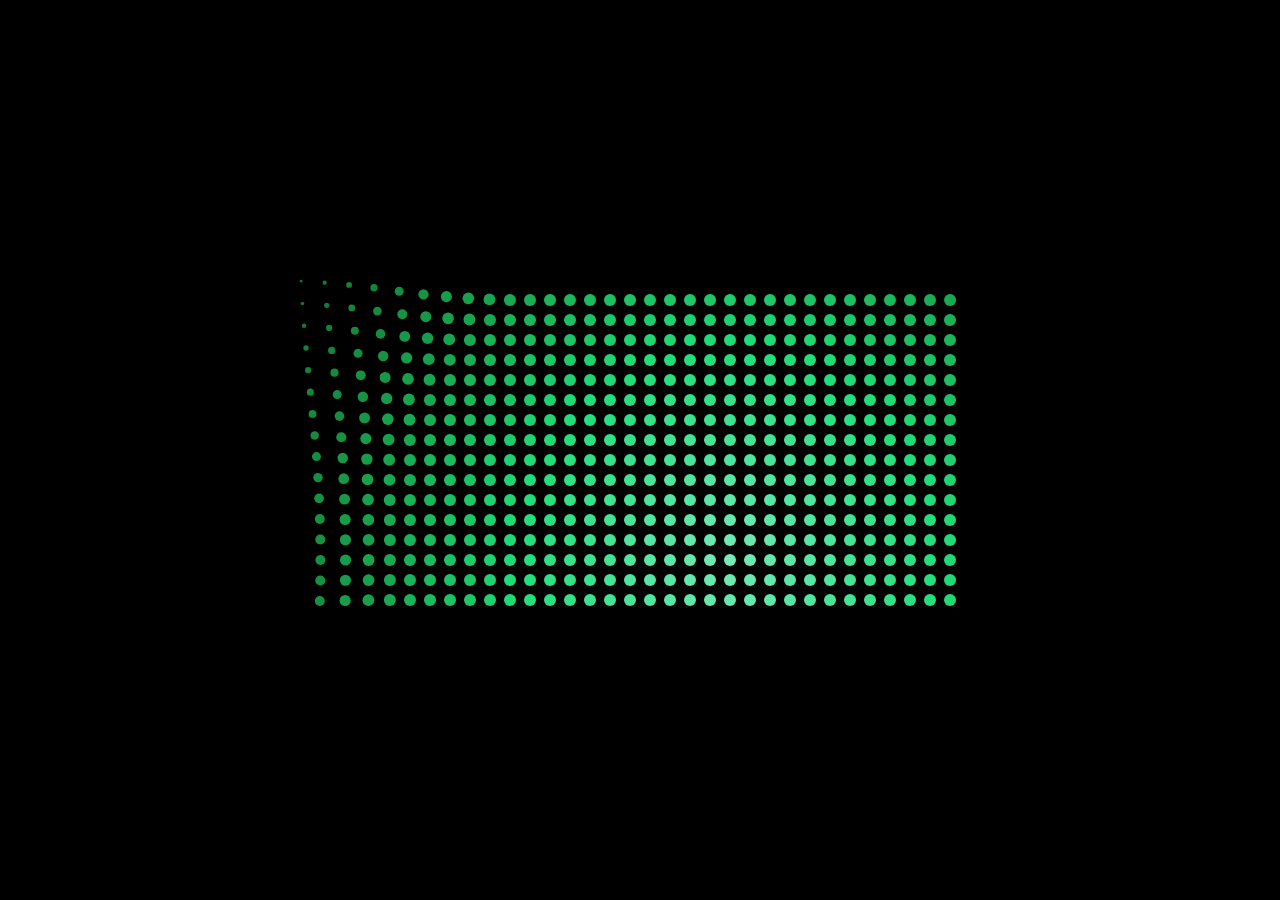
<file: anime-master/documentation/examples/advanced-staggering-2.html>
<!DOCTYPE html>
<html>
<head>
  <title>advanced staggering • anime.js</title>
  <meta charset="utf-8">
  <meta name="viewport" content="width=device-width, initial-scale=1, maximum-scale=1">
  <meta property="og:title" content="anime.js">
  <meta property="og:url" content="https://animejs.com">
  <meta property="og:description" content="Javascript Animation Engine">
  <meta property="og:image" content="https://animejs.com/documentation/assets/img/icons/og.png">
  <meta name="twitter:card" content="summary">
  <meta name="twitter:title" content="anime.js">
  <meta name="twitter:site" content="@juliangarnier">
  <meta name="twitter:description" content="Javascript Animation Engine">
  <meta name="twitter:image" content="https://animejs.com/documentation/assets/img/icons/twitter.png">
  <link rel="apple-touch-icon-precomposed" href="../assets/img/social-media-image.png">
  <link rel="icon" type="image/png" href="../assets/img/favicon.png" >
  <link href="../assets/css/animejs.css" rel="stylesheet">
  <link href="../assets/css/documentation.css" rel="stylesheet">
  <style>

    :root {
      font-size: 20px;
    }

    body {
      display: flex;
      flex-wrap: wrap;
      justify-content: center;
      align-items: center;
      height: 100vh;
      background-color: #000;
    }

    .stagger-visualizer {
      display: flex;
      flex-wrap: wrap;
      justify-content: center;
      align-items: center;
      position: relative;
      width: 32rem;
      height: 16rem;
    }

    .dots-wrapper {
      position: absolute;
      display: flex;
      flex-wrap: wrap;
      justify-content: center;
      align-items: center;
      width: 100%;
      height: 100%;
    }

    .stagger-visualizer .dot {
      position: relative;
      width: calc(1rem - 8px);
      height: calc(1rem - 8px);
      margin: 4px;
      border-radius: 50%;
      background-color: currentColor;
    }

  </style>
</head>
<body>

  <div class="stagger-visualizer">
    <div class="dots-wrapper"></div>
  </div>

</body>
<script type="module">

  import anime from '../../src/index.js';

  var advancedStaggeringAnimation = (function() {

    var staggerVisualizerEl = document.querySelector('.stagger-visualizer');
    var dotsWrapperEl = staggerVisualizerEl.querySelector('.dots-wrapper');
    var dotsFragment = document.createDocumentFragment();
    var grid = [32, 16];
    var cellSize = 1;
    var numberOfElements = grid[0] * grid[1];
    var animation;
    var paused = true;

    for (var i = 0; i < numberOfElements; i++) {
      var dotEl = document.createElement('div');
      dotEl.classList.add('dot');
      dotsFragment.appendChild(dotEl);
    }

    dotsWrapperEl.appendChild(dotsFragment);

    var index = anime.random(0, numberOfElements-1);
    var nextIndex = 0;

    function play() {

      paused = false;
      if (animation) animation.pause();

      nextIndex = anime.random(0, numberOfElements-1);

      var saturation = 75;

      var colorStart = anime.random(0, 256);
      var colorEnd = anime.random(0, 256);
      var colorRangeValue = [colorStart, colorEnd];
      var luminosityStart = anime.random(60, 80);
      var luminosityEnd = anime.random(20, 40);
      var luminosityRangeValue = [luminosityStart, luminosityEnd];

      function staggeredGridColors(el, i, total) {
        var hue = Math.round(anime.stagger(colorRangeValue, {grid: grid, from: index})(el, i, total));
        var luminosity = Math.round(anime.stagger(luminosityRangeValue, {grid: grid, from: index})(el, i, total));
        return 'hsl(' + hue + ', ' + saturation + '%, ' + luminosity + '%)';
      }

      animation = anime({
        targets: '.stagger-visualizer .dot',
        keyframes: [
          {
            zIndex: function(el, i, total) {
              return Math.round(anime.stagger([numberOfElements, 0], {grid: grid, from: index})(el, i, total));
            },
            translateX: anime.stagger('-.001rem', {grid: grid, from: index, axis: 'x'}),
            translateY: anime.stagger('-.001rem', {grid: grid, from: index, axis: 'y'}),
            duration: 200
          }, {
            translateX: anime.stagger('.075rem', {grid: grid, from: index, axis: 'x'}),
            translateY: anime.stagger('.075rem', {grid: grid, from: index, axis: 'y'}),
            scale: anime.stagger([2, .2], {grid: grid, from: index}),
            backgroundColor: staggeredGridColors,
            duration: 450
          }, {
            translateX: 0,
            translateY: 0,
            scale: 1,
            duration: 500,
          }
        ],
        delay: anime.stagger(60, {grid: grid, from: index}),
        easing: 'easeInOutQuad',
        complete: play
      }, 30)

      index = nextIndex;

    }

    play();

  })();

</script>
</html>
</file>
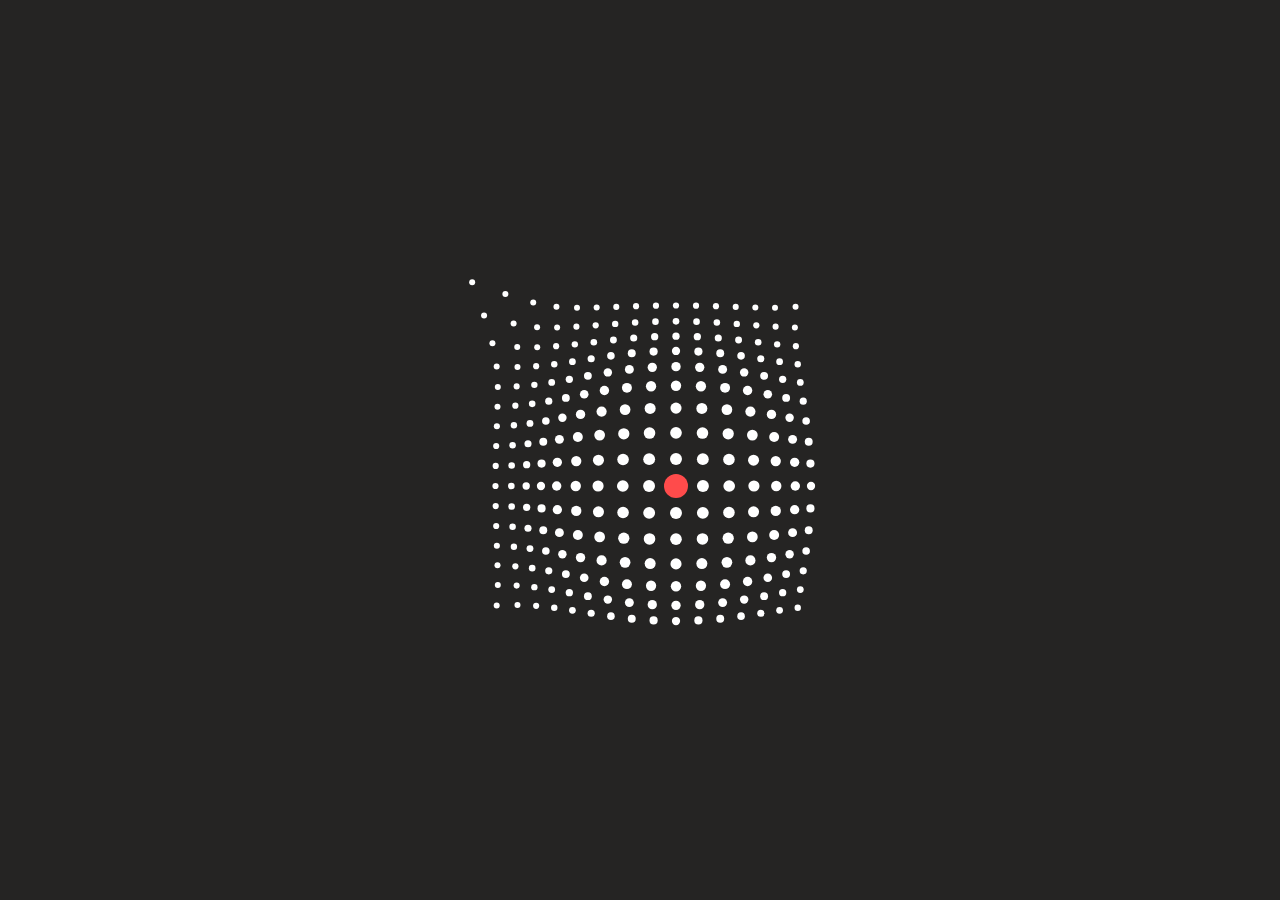
<file: anime-master/documentation/examples/advanced-staggering.html>
<!DOCTYPE html>
<html>
<head>
  <title>advanced staggering • anime.js</title>
  <meta charset="utf-8">
  <meta name="viewport" content="width=device-width, initial-scale=1, maximum-scale=1">
  <meta property="og:title" content="anime.js">
  <meta property="og:url" content="https://animejs.com">
  <meta property="og:description" content="Javascript Animation Engine">
  <meta property="og:image" content="https://animejs.com/documentation/assets/img/icons/og.png">
  <meta name="twitter:card" content="summary">
  <meta name="twitter:title" content="anime.js">
  <meta name="twitter:site" content="@juliangarnier">
  <meta name="twitter:description" content="Javascript Animation Engine">
  <meta name="twitter:image" content="https://animejs.com/documentation/assets/img/icons/twitter.png">
  <link rel="apple-touch-icon-precomposed" href="../assets/img/social-media-image.png">
  <link rel="icon" type="image/png" href="../assets/img/favicon.png" >
  <link href="../assets/css/animejs.css" rel="stylesheet">
  <link href="../assets/css/documentation.css" rel="stylesheet">
  <style>

    :root {
      font-size: 24px;
    }

    body {
      display: flex;
      flex-wrap: wrap;
      justify-content: center;
      align-items: center;
      height: 100vh;
    }

    .stagger-visualizer {
      position: relative;
      display: flex;
      flex-wrap: wrap;
      justify-content: center;
      align-items: center;
      width: 16rem;
      height: 16rem;
    }

    .stagger-visualizer .dot {
      position: relative;
      width: .25rem;
      height: .25rem;
      margin: .375rem;
      background-color: currentColor;
      border-radius: 50%;
    }

    .stagger-visualizer .cursor {
      position: absolute;
      z-index: 1;
      top: 0;
      left: 0;
      width: 1rem;
      height: 1rem;
      background-color: currentColor;
      border-radius: 50%;
    }

  </style>
</head>
<body>

  <div class="stagger-visualizer">
    <div class="cursor color-red"></div>
  </div>

</body>
<script type="module">

  import anime from '../../src/index.js';

  const staggerVisualizerEl = document.querySelector('.stagger-visualizer');
  const fragment = document.createDocumentFragment();
  const numberOfElements = 16*16;
  var animation;

  for (let i = 0; i < numberOfElements; i++) {
    const dotEl = document.createElement('div');
    dotEl.classList.add('dot');
    fragment.appendChild(dotEl);
  }

  staggerVisualizerEl.appendChild(fragment);

  let index = anime.random(0, numberOfElements);
  let nextIndex = 0;

  function animateGrid() {

    if (animation) animation.pause();

    nextIndex = anime.random(0, numberOfElements);

    anime.set('.cursor', {
      translateX: anime.stagger('-1rem', {grid: [16, 16], from: index, axis: 'x'}),
      translateY: anime.stagger('-1rem', {grid: [16, 16], from: index, axis: 'y'})
    });

    animation = anime.timeline({
      easing: 'easeInOutQuad',
      complete: animateGrid
    })
    .add({
      targets: '.cursor',
      keyframes: [
        { scale: .625 }, 
        { scale: 1.125 },
        { scale: 1 }
      ],
      duration: 600
    })
    .add({
      targets: '.dot',
      keyframes: [
        {
          translateX: anime.stagger('-.175rem', {grid: [16, 16], from: index, axis: 'x'}),
          translateY: anime.stagger('-.175rem', {grid: [16, 16], from: index, axis: 'y'}),
          duration: 200
        }, {
          translateX: anime.stagger('.125rem', {grid: [16, 16], from: index, axis: 'x'}),
          translateY: anime.stagger('.125rem', {grid: [16, 16], from: index, axis: 'y'}),
          scale: 2,
          duration: 500
        }, {
          translateX: 0,
          translateY: 0,
          scale: 1,
          duration: 600,
        }
      ],
      delay: anime.stagger(50, {grid: [16, 16], from: index})
    }, '-=600')
    .add({
      targets: '.cursor',
      translateX: { value: anime.stagger('-1rem', {grid: [16, 16], from: nextIndex, axis: 'x'}), duration: anime.random(400, 1200) },
      translateY: { value: anime.stagger('-1rem', {grid: [16, 16], from: nextIndex, axis: 'y'}), duration: anime.random(400, 1200) },
      easing: 'easeOutSine'
    }, '-=1100')

    index = nextIndex;

  }

  animateGrid();

</script>
</html>
</file>
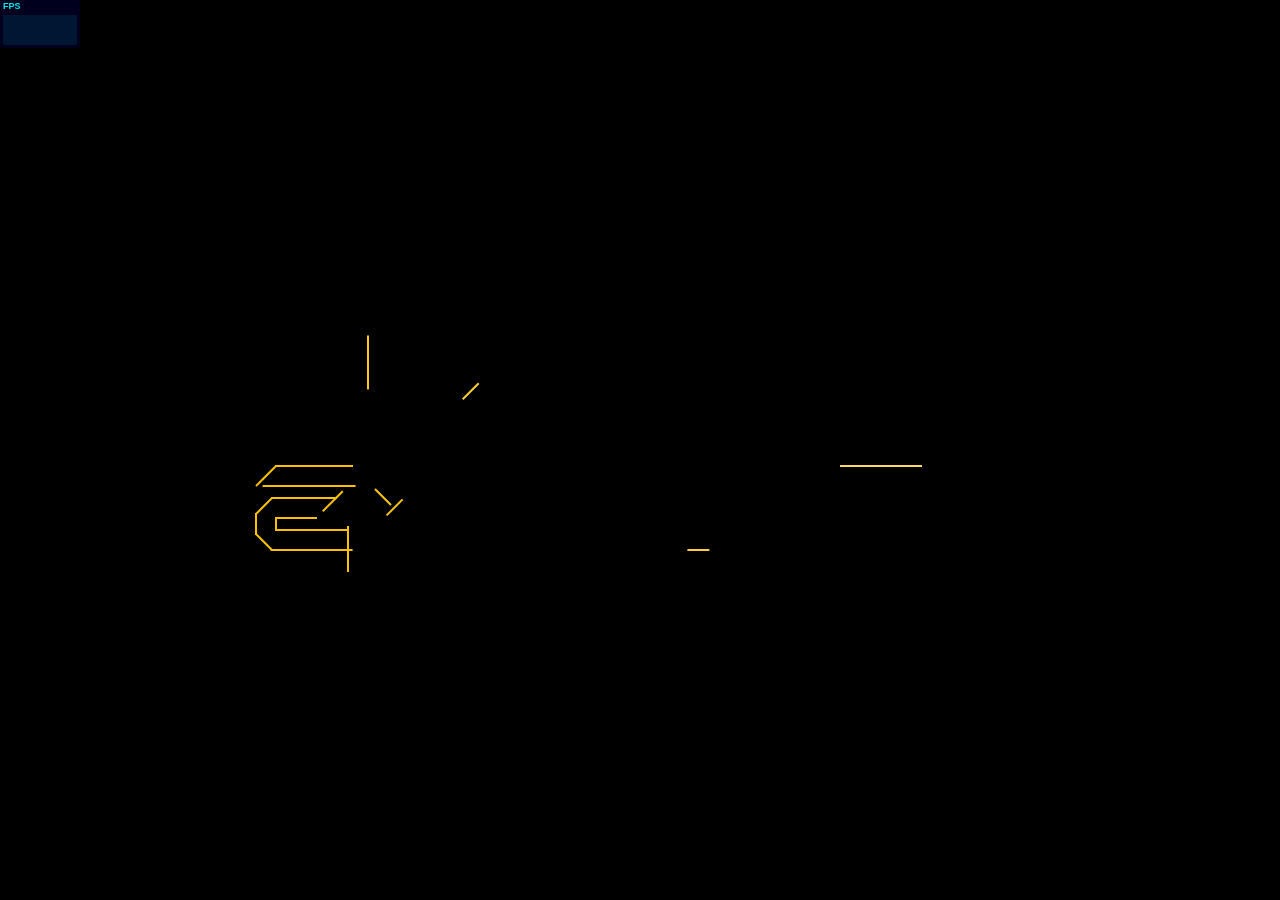
<file: anime-master/documentation/examples/animejs-mgs-logo-animation.html>
<!DOCTYPE html>
<html>
<head>
  <title>Anime MGS logo animation | anime.js</title>
  <meta charset="utf-8">
  <meta name="viewport" content="width=device-width, initial-scale=1, maximum-scale=1">
  <meta property="og:title" content="anime.js">
  <meta property="og:url" content="https://animejs.com">
  <meta property="og:description" content="Javascript Animation Engine">
  <meta property="og:image" content="https://animejs.com/documentation/assets/img/icons/og.png">
  <meta name="twitter:card" content="summary">
  <meta name="twitter:title" content="anime.js">
  <meta name="twitter:site" content="@juliangarnier">
  <meta name="twitter:description" content="Javascript Animation Engine">
  <meta name="twitter:image" content="https://animejs.com/documentation/assets/img/icons/twitter.png">
  <link rel="apple-touch-icon-precomposed" href="../assets/img/social-media-image.png">
  <link rel="icon" type="image/png" href="../assets/img/favicon.png">
  <link href="../assets/css/animejs.css" rel="stylesheet">
  <link href="../assets/css/documentation.css" rel="stylesheet">
  <script src="../../lib/anime.min.js"></script>
  <!-- <script src="../assets/js/anime/anime.2.2.0.js"></script> -->
  <style>

    html,
    body {
      background-color: black;
    }

    section {
      position: absolute;
      width: 100%;
      height: 100%;
      display: flex;
      justify-content: center;
    }

    .mgs-logo { margin: auto; }
    .vert { transform-origin: center bottom; }
    .hori { transform-origin: 0% 50%; }
    .diag-left { transform-origin: 100% 100%; }
    .diag-right { transform-origin: 100% 0%; }

    .stripes path,
    .text-fills path,
    .katakana path,
    .line {
      opacity: 0
    }

  </style>
</head>
<body>
  <section>
    <svg class="mgs-logo" width="100%" height="448" viewBox="0 0 1024 448">
      <g class="stripes" transform="translate(321.000000, 160.000000)" fill="#FFF">
        <path d="M8,20 L12,16 L92,16 L88,20 L8,20 L8,20 L8,20 L8,20 Z" class="stripe stripe-left"></path>
        <path d="M4,24 L0,28 L80,28 L84,24 L4,24 L4,24 L4,24 L4,24 Z" class="stripe stripe-left"></path>
        <path d="M16,12 L20,8 L100,8 L96,12 L16,12 L16,12 L16,12 L16,12 Z" class="stripe stripe-left"></path>
        <path d="M24,4 L28,0 L108,7.10542736e-15 L104,4 L24,4 L24,4 L24,4 L24,4 Z" class="stripe stripe-left"></path>
      </g>
      <g class="stripes" transform="translate(592.000000, 160.000000)" fill="#FFF">
        <path d="M8,20 L12,16 L92,16 L88,20 L8,20 L8,20 L8,20 L8,20 Z" class="stripe stripe-right"></path>
        <path d="M4,24 L0,28 L80,28 L84,24 L4,24 L4,24 L4,24 L4,24 Z" class="stripe stripe-right"></path>
        <path d="M16,12 L20,8 L100,8 L96,12 L16,12 L16,12 L16,12 L16,12 Z" class="stripe stripe-right"></path>
        <path d="M24,4 L28,0 L108,7.10542736e-15 L104,4 L24,4 L24,4 L24,4 L24,4 Z" class="stripe stripe-right"></path>
      </g>
      <g class="katakana" transform="translate(202.000000, 128.000000)" fill="#FFF">
        <path d="M55,33 L56,32 L136,32 L135,33 L55,33 Z" data-d="M0,92 L60,32 L140,32 L80,92 L0,92 Z"></path>
        <path d="M28,28 L29,28 L1,0 L0,0 L28,28 Z" data-d="M32,28 L230,28 L202,0 L4,0 L32,28 Z"></path>
        <path d="M232,28 L204,0 L205,0 L233,28 L232,28 Z" data-d="M236,28 L208,0 L388,0 L416,28 L236,28 Z"></path>
        <path d="M169,92 L197,64 L199,64 L171,92 L169,92 Z" data-d="M173,92 L201,64 L381,64 L353,92 L173,92 Z"></path>
        <path d="M435,92 L355,92 L356,91 L436,91 L435,92 Z" data-d="M439,92 L359,92 L387,64 L467,64 L439,92 Z"></path>
        <path d="M497,28 L498,28 L470,0 L469,0 L497,28 Z" data-d="M422,28 L502,28 L474,0 L394,0 L422,28 Z"></path>
        <path d="M476,65 L556,65 L555,64 L475,64 L476,65 Z" data-d="M507,92 L587,92 L559,64 L479,64 L507,92 Z"></path>
        <path d="M554,59 L553,60 L473,60 L474,59 L554,59 Z" data-d="M617,0 L557,60 L477,60 L537,0 L617,0 Z"></path>
      </g>
      <g class="text-fills" transform="translate(128.000000, 240.000000)" fill="#FFF">
        <path d="M0,48 L0,68 L16,84 L96,84 L112,68 L112,16 L96,0 L20,0 L0,20 L92,20 L92,64 L20,64 L20,52 L60,52 L80,32 L16,32 L0,48 Z" id="a"></path>
        <path d="M216,84 L236,84 L236,16 L220,0 L140,0 L124,16 L124,84 L144,84 L144,20 L216,20 L216,84 L216,84 Z" id="n"></path>
        <path d="M248,0 L268,0 L268,84 L248,84 L248,0 Z" id="i"></path>
        <path d="M300,20 L300,84 L280,84 L280,16 L296,0 L408,0 L424,16 L424,84 L404,84 L404,20 L362,20 L362,84 L342,84 L342,20 L300,20 Z" id="m"></path>
        <path d="M548,36 L548,16 L532,2.55795385e-13 L452,2.4158453e-13 L436,16 L436,68 L452,84 L528,84 L548,64 L456,64 L456,20 L528,20 L528,32 L488,32 L468,52 L532,52 L548,36 L548,36 Z" id="e"></path>
        <path d="M562,64 L582,84 L626,84 L642,68 L642,0 L622,0 L622,64 L562,64 Z" id="j"></path>
        <path d="M674,20 L766,20 L746,0 L670,0 L654,16 L654,36 L670,52 L746,52 L746,64 L654,64 L674,84 L750,84 L766,68 L766,48 L750,32 L674,32 L674,20 Z" id="s"></path>
      </g>
      <g stroke="#FFF" stroke-width="2" fill="none" fill-rule="evenodd">
        <path d="M148,292 L148,304" class="line vert" stroke-linecap="square"></path>
        <path d="M128,288 L128,308" class="line vert" stroke-linecap="square"></path>
        <path d="M148,240 L128,260" class="line diag-right"></path>
        <path d="M128,308 L144,324" class="line diag-left"></path>
        <path d="M144,272 L128,288" class="line diag-right"></path>
        <path d="M148,240 L224,240" class="line hori" stroke-linecap="square"></path>
        <path d="M144,272 L208,272" class="line hori" stroke-linecap="square"></path>
        <path d="M148,292 L188,292" class="line hori" stroke-linecap="square"></path>
        <path d="M148,304 L220,304" class="line hori" stroke-linecap="square"></path>
        <path d="M144,324 L224,324" class="line hori" stroke-linecap="square"></path>
        <path d="M129,260 L220,260" class="line hori" stroke-linecap="square"></path>
        <path d="M208,272 L188,292" class="line diag-right"></path>
        <path d="M220,260 L220,304" class="line vert" stroke-linecap="square"></path>
        <path d="M224,240 L240,256" class="line diag-left"></path>
        <path d="M240,308 L224,324" class="line diag-right"></path>
        <path d="M240,256 L240,308" class="line vert" stroke-linecap="square"></path>
        <path d="M252,256 L252,324" class="line vert" stroke-linecap="square"></path>
        <path d="M268,240 L252,256" class="line diag-right"></path>
        <path d="M252,324 L272,324" class="line hori" stroke-linecap="square"></path>
        <path d="M272,260 L272,324" class="line vert" stroke-linecap="square"></path>
        <path d="M268,240 L348,240" class="line hori" stroke-linecap="square"></path>
        <path d="M272,260 L344,260" class="line hori" stroke-linecap="square"></path>
        <path d="M344,260 L344,324" class="line vert" stroke-linecap="square"></path>
        <path d="M348,240 L364,256" class="line diag-left"></path>
        <path d="M344,324 L364,324" class="line hori" stroke-linecap="square"></path>
        <path d="M364,256 L364,324" class="line vert" stroke-linecap="square"></path>
        <path d="M376,240 L376,324" class="line vert" stroke-linecap="square"></path>
        <path d="M376,324 L396,324" class="line hori" stroke-linecap="square"></path>
        <path d="M376,240 L396,240" class="line hori" stroke-linecap="square"></path>
        <path d="M396,240 L396,324" class="line vert" stroke-linecap="square"></path>
        <path d="M408,256 L408,324" class="line vert" stroke-linecap="square"></path>
        <path d="M424,240 L408,256" class="line diag-right"></path>
        <path d="M408,324 L428,324" class="line hori" stroke-linecap="square"></path>
        <path d="M428,261 L428,323" class="line vert" stroke-linecap="square"></path>
        <path d="M424,240 L536,240" class="line hori" stroke-linecap="square"></path>
        <path d="M428,260 L470,260" class="line hori" stroke-linecap="square"></path>
        <path d="M470,261 L470,323" class="line vert" stroke-linecap="square"></path>
        <path d="M470,324 L490,324" class="line hori" stroke-linecap="square"></path>
        <path d="M490,261 L490,323" class="line vert" stroke-linecap="square"></path>
        <path d="M490,260 L532,260" class="line hori" stroke-linecap="square"></path>
        <path d="M532,261 L532,323" class="line vert" stroke-linecap="square"></path>
        <path d="M536,240 L552,256" class="line diag-left"></path>
        <path d="M532,324 L552,324" class="line hori" stroke-linecap="square"></path>
        <path d="M552,256 L552,324" class="line vert" stroke-linecap="square"></path>
        <path d="M564,256 L564,308" class="line vert" stroke-linecap="square"></path>
        <path d="M564,308 L580,324" class="line diag-left"></path>
        <path d="M580,240 L564,256" class="line diag-right"></path>
        <path d="M584,260 L584,304" class="line vert" stroke-linecap="square"></path>
        <path d="M616,272 L596,292" class="line diag-right"></path>
        <path d="M580,240 L660,240" class="line hori" stroke-linecap="square"></path>
        <path d="M584,260 L656,260" class="line hori" stroke-linecap="square"></path>
        <path d="M580,324 L656,324" class="line hori" stroke-linecap="square"></path>
        <path d="M596,292 L660,292" class="line hori" stroke-linecap="square"></path>
        <path d="M616,272 L656,272" class="line hori" stroke-linecap="square"></path>
        <path d="M656,260 L656,272" class="line vert" stroke-linecap="square"></path>
        <path d="M660,240 L676,256" class="line diag-left"></path>
        <path d="M676,304 L656,324" class="line diag-right"></path>
        <path d="M676,276 L660,292" class="line diag-right"></path>
        <path d="M584,304 L676,304" class="line hori" stroke-linecap="square"></path>
        <path d="M676,256 L676,276" class="line vert" stroke-linecap="square"></path>
        <path d="M690,304 L710,324" class="line diag-left"></path>
        <path d="M690,304 L750,304" class="line hori" stroke-linecap="square"></path>
        <path d="M710,324 L754,324" class="line hori" stroke-linecap="square"></path>
        <path d="M750,240 L750,304" class="line vert" stroke-linecap="square"></path>
        <path d="M770,308 L754,324" class="line diag-right"></path>
        <path d="M750,240 L770,240" class="line hori" stroke-linecap="square"></path>
        <path d="M770,240 L770,308" class="line vert" stroke-linecap="square"></path>
        <path d="M782,256 L782,276" class="line vert" stroke-linecap="square"></path>
        <path d="M782,276 L798,292" class="line diag-left"></path>
        <path d="M782,304 L802,324" class="line diag-left"></path>
        <path d="M798,240 L782,256" class="line diag-right"></path>
        <path d="M802,260 L802,272" class="line vert" stroke-linecap="square"></path>
        <path d="M798,240 L874,240" class="line hori" stroke-linecap="square"></path>
        <path d="M802,272 L878,272" class="line hori" stroke-linecap="square"></path>
        <path d="M802,324 L878,324" class="line hori" stroke-linecap="square"></path>
        <path d="M798,292 L874,292" class="line hori" stroke-linecap="square"></path>
        <path d="M782,304 L874,304" class="line hori" stroke-linecap="square"></path>
        <path d="M874,292 L874,304" class="line vert" stroke-linecap="square"></path>
        <path d="M878,272 L894,288" class="line diag-left"></path>
        <path d="M874,240 L894,260" class="line diag-left"></path>
        <path d="M894,308 L878,324" class="line diag-right"></path>
        <path d="M802,260 L894,260" class="line hori" stroke-linecap="square"></path>
        <path d="M894,288 L894,308" class="line vert" stroke-linecap="square"></path>
      </g>
    </svg>
  </section>
  <script>

  var logoAnimation = anime.timeline({
    direction: 'alternate',
    loop: true
  });

  logoAnimation
  .add({
      targets: '.stripes path',
      translateX: [-1000, 0],
      opacity: {
        value: 1,
        duration: 100
      },
      fill: '#F9C100',
      delay: (el, i) => 2200 + (i * 75),
      duration: 400,
      easing: 'easeOutExpo',
    }, 0)
  .add({
      targets: '.katakana path',
      d: (el) => el.getAttribute('data-d'),
      opacity: {
        value: [0, 1],
        duration: 100
      },
      fill: '#F9C100',
      delay: (el, i) => 2400 + (i * 120),
      duration: 1200,
      easing: 'easeOutCirc',
    }, 0)
    .add({
      targets: '.text-fills path',
      opacity: [0, 1],
      fill: '#F9C100',
      easing: 'easeOutExpo',
      duration: 200,
      delay: (t, i) => 3300 + (anime.random(0, 450)),
    }, 0)
    .add({
      targets: '.line',
      translateX: (target) => {
        let x = 1200;
        let translate;
        if (target.classList.contains('hori')) translate = anime.random(0, 1) ? x : -x;
        if (target.classList.contains('diag-right') || target.classList.contains('diag-left')) translate =  x / 3;
        return [translate, 0];
      },
      translateY: (target) => {
        let y = 1200;
        let translate;
        if (target.classList.contains('vert')) translate = anime.random(0, 1) ? y : -y;
        if (target.classList.contains('diag-right')) translate =  -y / 3;
        if (target.classList.contains('diag-left')) translate =  y / 3;
        return [translate, 0];
      },
      stroke: '#F9C100',
      opacity: {
        value: [0, 1],
        duration: 100,
      },
      delay: (t, i) => (i * 25),
      duration: 500,
      easing: 'easeOutSine',
    }, 0);

  </script>
  <script src="../assets/js/vendors/stats.min.js"></script>
</body>
</html>
</file>
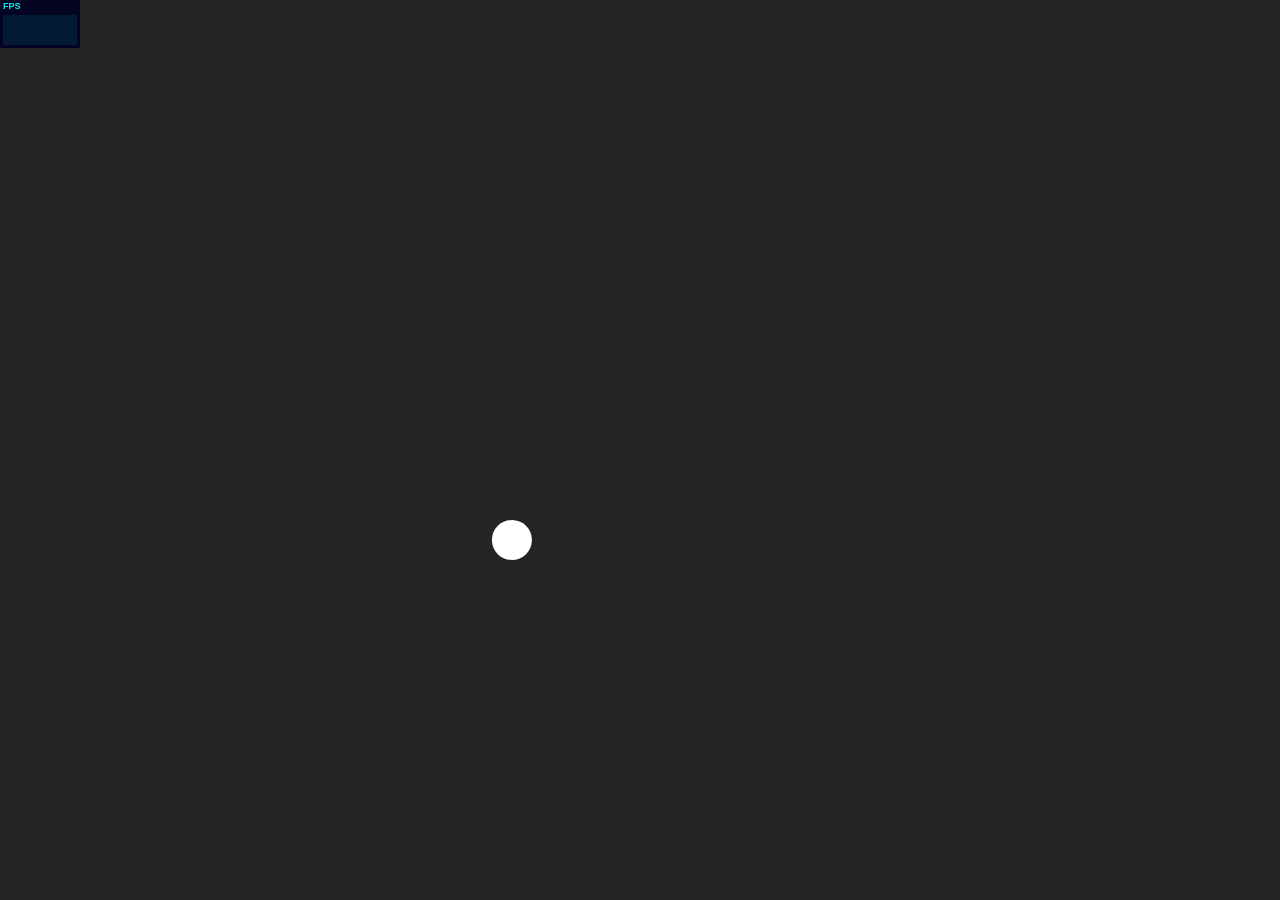
<file: anime-master/documentation/examples/animejs-v2-logo-animation.html>
<!DOCTYPE html>
<html>
<head>
  <title>Anime logo animation | anime.js</title>
  <meta charset="utf-8">
  <meta name="viewport" content="width=device-width, initial-scale=1, maximum-scale=1">
  <meta property="og:title" content="anime.js">
  <meta property="og:url" content="https://animejs.com">
  <meta property="og:description" content="Javascript Animation Engine">
  <meta property="og:image" content="https://animejs.com/documentation/assets/img/icons/og.png">
  <meta name="twitter:card" content="summary">
  <meta name="twitter:title" content="anime.js">
  <meta name="twitter:site" content="@juliangarnier">
  <meta name="twitter:description" content="Javascript Animation Engine">
  <meta name="twitter:image" content="https://animejs.com/documentation/assets/img/icons/twitter.png">
  <link rel="apple-touch-icon-precomposed" href="../assets/img/social-media-image.png">
  <link rel="icon" type="image/png" href="../assets/img/favicon.png">
  <link href="../assets/css/animejs.css" rel="stylesheet">
  <link href="../assets/css/documentation.css" rel="stylesheet">
  <script src="../../lib/anime.min.js"></script>
  <!-- <script src="../assets/js/anime/anime.2.2.0.js"></script> -->
  <style>
    body {
      opacity: 0;
      display: flex;
      flex-direction: column;
      justify-content: center;
    }
    body.ready {
      opacity: 1;
    }
    .logo-animation {
      display: flex;
      align-items: center;
      justify-content: center;
      width: 100%;
      margin-top: -40px;
    }
    .letters {
      position: relative;
      display: flex;
      width: 682px;
      height: 162px;
    }
    .letter {
      position: relative;
      width: 162px;
      height: 162px;
    }
    .letter:not(:first-child) {
      margin-left: -42px;
    }
    .letter-i {
      z-index: 1;
      width: 82px;
      transform-origin: 100% 50%;
    }
    .dot {
      position: absolute;
      width: 42px;
      height: 42px;
      transform: scale(0);
    }
    .dot-i {
      top: 0;
      left: 240px;
    }
    .dot-e {
      bottom: 0;
      right: 0;
    }
    .logo-icon {
      display: flex;
      position: absolute;
      left: 230px;
      top: -10px;
      width: 222px;
      height: 62px;
    }
    .icon {
      width: 62px;
      height: 62px;
      opacity: 0;
    }
    .icon-text {
      position: absolute;
      top: 60px;
      left: 60px;
      width: 160px;
      height: 62px;
    }
    .icon-text path,
    .icon-text polygon {
      opacity: 0;
    }
  </style>
</head>
<body>
  <div class="logo-animation">
    <div class="letters">
      <div class="letter letter-a">
        <svg viewBox="0 0 162 162">
          <g fill="none" fill-rule="evenodd" stroke="#5E89FB">
            <path class="fill in" stroke-width="40" d="M101 141H81a60 60 0 1 1 0-120c33.14 0 59 26.86 60 60v80"/>
            <path class="fill out" stroke-width="40" d="M141 161V81c-1-33.14-26.86-60-60-60a60 60 0 1 0 0 120h20"/>
            <path class="line out" stroke-width="2" d="M121 161V81.33C120.18 58.59 102.7 41 81 41a40 40 0 1 0 0 80h20v40H81A80 80 0 1 1 81 1c43.8 0 78.66 35.27 80 79.7V161h-40z"/>
          </g>
        </svg>
      </div>
      <div class="letter letter-n">
        <svg viewBox="0 0 162 162">
          <g fill="none" fill-rule="evenodd" stroke="#FB155A">
            <path class="fill in" stroke-width="40" d="M21 161V1"/>
            <path class="fill out" stroke-width="40" d="M21 1v160"/>
            <path class="fill in" stroke-width="40" d="M21 161V81c1-33.14 26.86-60 60-60a60 60 0 0 1 60 60v80"/>
            <path class="fill out" stroke-width="40" d="M141 161V81a60 60 0 0 0-60-60c-33.14 0-59 26.86-60 60v80"/>
            <path class="line out" stroke-width="2" d="M41 161V1H1v160h40z"/>
            <path class="line out" stroke-width="2" d="M1 161V80.4C2.35 36.27 37.2 1 81 1a80 80 0 0 1 80 80v80h-40V81a40 40 0 0 0-40-40c-21.7 0-39.18 17.59-40 40.33V161H1z"/>
          </g>
        </svg>
      </div>
      <div class="letter letter-i">
        <svg viewBox="0 0 82 162">
          <g fill="none" fill-rule="evenodd" stroke="#18FF92">
            <path class="fill in" stroke-width="40" d="M21 61v20a60 60 0 0 0 60 60"/>
            <path class="fill out" stroke-width="40" d="M81 141a60 60 0 0 1-60-60V61"/>
            <path class="line out" stroke-width="2" d="M81 121a40 40 0 0 1-40-40V61H1v20a80 80 0 0 0 80 80v-40z"/>
          </g>
        </svg>
      </div>
      <div class="letter letter-m-1">
        <svg viewBox="0 0 162 162">
          <g fill="none" fill-rule="evenodd" stroke="#5E89FB">
            <path class="fill in" stroke-width="40" d="M21 161V1"/>
            <path class="fill out" stroke-width="40" d="M21 1v160"/>
            <path class="fill in" stroke-width="40" d="M21 161V81c1-33.14 26.86-60 60-60a60 60 0 0 1 60 60v80"/>
            <path class="fill out" stroke-width="40" d="M141 161V81a60 60 0 0 0-60-60c-33.14 0-59 26.86-60 60v80"/>
            <path class="line out" stroke-width="2" d="M41 161V1H1v160h40z"/>
            <path class="line out" stroke-width="2" d="M1 161V80.4C2.35 36.27 37.2 1 81 1a80 80 0 0 1 80 80v80h-40V81a40 40 0 0 0-40-40c-21.7 0-39.18 17.59-40 40.33V161H1z"/>
          </g>
        </svg>
      </div>
      <div class="letter letter-m-2">
        <svg viewBox="0 0 162 162">
          <g fill="none" fill-rule="evenodd" stroke="#FB155A">
            <path class="fill in" stroke-width="40" d="M21 161V81c1-33.14 26.86-60 60-60a60 60 0 0 1 60 60v80"/>
            <path class="fill out" stroke-width="40" d="M141 161V81a60 60 0 0 0-60-60c-33.14 0-59 26.86-60 60v80"/>
            <path class="line out" stroke-width="2" d="M1 161V80.4C2.35 36.27 37.2 1 81 1a80 80 0 0 1 80 80v80h-40V81a40 40 0 0 0-40-40c-21.7 0-39.18 17.59-40 40.33V161H1z"/>
          </g>
        </svg>
      </div>
      <div class="letter letter-e">
        <svg viewBox="0 0 162 162">
          <g fill="none" fill-rule="evenodd" stroke="#18FF92">
            <path class="fill in" stroke-width="40" d="M81 101h60V81c-1-33.14-26.86-60-60-60a60 60 0 1 0 0 120"/>
            <path class="fill out" stroke-width="40" d="M81 141a60 60 0 1 1 0-120c33.14 0 59 26.86 60 60v20H81"/>
            <path class="line out" stroke-width="2" d="M81 81v40h80V80.7C159.66 36.27 124.8 1 81 1a80 80 0 1 0 0 160v-40a40 40 0 1 1 0-80c21.6 0 39.01 17.42 39.99 40H81z"/>
          </g>
        </svg>
      </div>
      <div class="logo-icon">
        <div class="icon">
          <svg viewBox="0 0 62 62">
            <g fill="none" fill-rule="evenodd" stroke-width="2" transform="translate(1 1)">
              <path class="icon-curve" stroke="#FF1554" d="M0 16a80.88 80.88 0 0 1 44 44"/>
              <path class="icon-line" stroke="#5E89FB" d="M4 0h54a2 2 0 0 1 2 2.01V58A2 2 0 0 1 58 60H2a2 2 0 0 1-2-2.01V2A2 2 0 0 1 2 0h2z"/>
              <rect width="40" height="40" x="10" y="10" stroke="#18FF92" rx="20"/>
            </g>
          </svg>
        </div>
        <div class="icon-text">
          <svg viewBox="0 0 160 62">
            <g fill="#FBF3FB" fill-rule="evenodd">
              <path d="M27.33 18h1.73l10.15 25.7h-1.69l-3.24-8.24H21.97l-3.28 8.24H17L27.33 18zm6.45 16.1l-5.51-14.55h-.07l-5.73 14.54h11.3z"/>
              <polygon points="51.334 18 53.314 18 69.55 41.58 69.622 41.58 69.622 18 71.206 18 71.206 43.704 69.334 43.704 52.99 19.944 52.918 19.944 52.918 43.704 51.334 43.704"/>
              <polygon points="86.027 18 87.611 18 87.611 43.704 86.027 43.704"/>
              <polygon points="102.433 18 104.701 18 114.745 41.94 114.817 41.94 124.753 18 127.021 18 127.021 43.704 125.437 43.704 125.437 19.944 125.365 19.944 115.573 43.704 113.989 43.704 104.089 19.944 104.017 19.944 104.017 43.704 102.433 43.704"/>
              <polygon points="141.843 18 159.123 18 159.123 19.368 143.427 19.368 143.427 29.664 158.187 29.664 158.187 31.032 143.427 31.032 143.427 42.336 159.303 42.336 159.303 43.704 141.843 43.704"/>
            </g>
          </svg>
        </div>
      </div>
      <div class="dot dot-i">
        <svg viewBox="0 0 42 42">
          <g fill="none" fill-rule="evenodd">
            <rect width="40" height="40" x="1" y="1" fill="#17F28C" rx="20"/>
          </g>
        </svg>
      </div>
      <div class="dot dot-e">
        <svg viewBox="0 0 42 42">
          <g fill="none" fill-rule="evenodd">
            <rect width="40" height="40" x="1" y="1" fill="#FFFFFF" rx="20"/>
          </g>
        </svg>
      </div>
    </div>
  </div>
  <script>

    var logoAnimation = (function() {

      var logoEl = document.querySelector('.logo-animation');
      var pathEls = document.querySelectorAll('.logo-animation path:not(.icon-curve)');
      var innerWidth = window.innerWidth;
      var maxWidth = 740;
      var logoScale = innerWidth <= maxWidth ? innerWidth / maxWidth : 1;
      var logoTimeline = anime.timeline({ autoplay: false, direction: 'alternate', loop: true });

      logoEl.style.transform = 'translateY(50px) scale('+logoScale+')';

      for (var i = 0; i < pathEls.length; i++) {
        var el = pathEls[i];
        el.setAttribute('stroke-dashoffset', anime.setDashoffset(el));
      }

      logoTimeline
        .add({
          targets: '.dot-e',
          translateX: [
            { value: -600, duration: 520, delay: 200, easing: 'easeInQuart' },
            { value: [-100, 0], duration: 500, delay: 1000, easing: 'easeOutQuart' }
          ],
          scale: [
            { value: [0, 1], duration: 200, easing: 'easeOutBack' },
            { value: 0, duration: 20, delay: 500, easing: 'easeInQuart' },
            { value: 1, duration: 200, delay: 1000, easing: 'easeOutQuart' },
            { value: 0, duration: 400, delay: 500, easing: 'easeInBack' }
          ]
        }, 0)
        .add({
          targets: '.dot-i',
          translateY: { value: [-200, 0], duration: 500, elasticity: 400 },
          scale: [
            { value: [0, 1], duration: 100, easing: 'easeOutQuart' },
            { value: 0, duration: 400, delay: 1400, easing: 'easeInBack' }
          ],
          delay: 1200
        }, 0)
        .add({
          targets: '.fill.in',
          strokeDashoffset: {
            value: [anime.setDashoffset, 0],
            duration: 600,
            delay: function(el, i, t) { return 700 + ( i * 100 ); },
            easing: 'easeOutQuart'
          },
          stroke: {
            value: ['#FFF', function(el) { return anime.get(el.parentNode, 'stroke') } ],
            duration: 500,
            delay: 500,
            easing: 'easeInQuad'
          },
          opacity: {
            value: 0,
            duration: 1,
            delay: function(el, i, t) { return 1900 + ( i * 80 ); },
          }
        }, 0)
        .add({
          targets: '.fill.out',
          strokeDashoffset: [
            { value: [anime.setDashoffset, anime.setDashoffset], duration: 1890 },
            {
              value: [0, anime.setDashoffset],
              duration: 800,
              delay: function(el, i) { return (i * 80); },
              easing: 'easeInQuart'
            }
          ]
        }, 0)
        .add({
          targets: '.line.out',
          strokeDashoffset: {
            value: [0, anime.setDashoffset],
            duration: 1200,
            delay: function(el, i, t) { return 2500 + ( i * 100 ); },
            easing: 'easeInQuart'
          },
          strokeWidth: {
            value: [0, 2],
            delay: function(el, i, t) { return 2000 + ( i * 100 ); },
            duration: 200,
            easing: 'linear'
          }
        }, 0)
        .add({
          targets: '.icon',
          opacity: { value: 1, duration: 10, delay: 2800, easing: 'linear' },
          translateY: { value: 60, duration: 800 },
          delay: 4200
        }, 0)
        .add({
          targets: '.icon-line',
          strokeDashoffset: [
            { value: [anime.setDashoffset, anime.setDashoffset], duration: 3000 },
            { value: 0, duration: 1200, easing: 'easeInOutQuart' }
          ],
          strokeWidth: {
            value: [8, 2],
            delay: 3000,
            duration: 800,
            easing: 'easeInQuad'
          },
          stroke: {
            value: ['#FFF', function(el) { return anime.get(el, 'stroke') } ],
            duration: 800,
            delay: 3400,
            easing: 'easeInQuad'
          }
        }, 0)
        .add({
          targets: ['.icon-text path', '.icon-text polygon'],
          translateY: [50, 0],
          opacity: { value: [0, 1], duration: 100, easing: 'linear' },
          delay: function(el, i, t) { return 4200 + ( i * 20 ); }
        }, 0)
        
      function init() {
        document.body.classList.add('ready');
        logoTimeline.play();
      }

      return {
        init: init
      }

    })();

    window.onload = function() {
      logoAnimation.init();
    }

  </script>
  <script src="../assets/js/vendors/stats.min.js"></script>
</body>
</html>
</file>
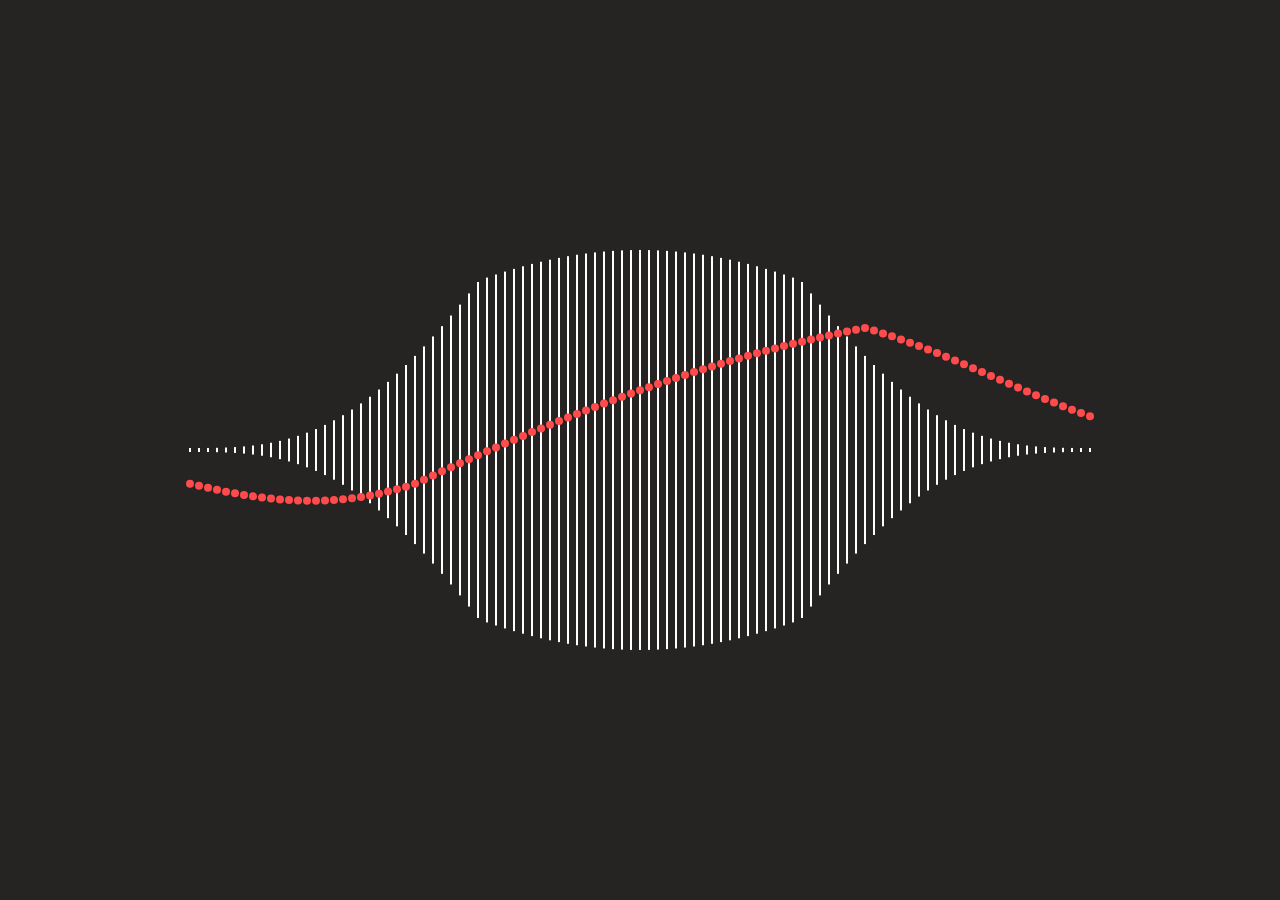
<file: anime-master/documentation/examples/built-in-easings.html>
<!DOCTYPE html>
<html>
<head>
  <title>built-in easings • anime.js</title>
  <meta charset="utf-8">
  <meta name="viewport" content="width=device-width, initial-scale=1, maximum-scale=1">
  <meta property="og:title" content="anime.js">
  <meta property="og:url" content="https://animejs.com">
  <meta property="og:description" content="Javascript Animation Engine">
  <meta property="og:image" content="https://animejs.com/documentation/assets/img/icons/og.png">
  <meta name="twitter:card" content="summary">
  <meta name="twitter:title" content="anime.js">
  <meta name="twitter:site" content="@juliangarnier">
  <meta name="twitter:description" content="Javascript Animation Engine">
  <meta name="twitter:image" content="https://animejs.com/documentation/assets/img/icons/twitter.png">
  <link rel="apple-touch-icon-precomposed" href="../assets/img/social-media-image.png">
  <link rel="icon" type="image/png" href="../assets/img/favicon.png" >
  <link href="../assets/css/animejs.css" rel="stylesheet">
  <link href="../assets/css/documentation.css" rel="stylesheet">
  <style>

    :root {
      font-size: 24px;
    }

    body {
      display: flex;
      flex-wrap: wrap;
      justify-content: center;
      align-items: center;
      height: 100vh;
    }

    .easing-visualizer {
      position: relative;
      display: flex;
      align-items: center;
      justify-content: space-between;
      width: 100%;
      max-width: 908px;
      padding-bottom: 50%;
    }

    .easing-visualizer .wrapper {
      position: absolute;
      bottom: 0;
      display: flex;
      align-items: center;
      justify-content: space-between;
      width: 100%;
      height: 100%;
    }

    .easing-visualizer .bar {
      width: 2px;
      height: 4px;
      margin: 0 3px;
      background-color: currentColor;
      transform-origin: 50% 50%;
    }

    .easing-visualizer .dot {
      position: relative;
      width: 8px;
      height: 8px;
      background-color: currentColor;
      border-radius: 50%;
    }

  </style>
</head>
<body>

  <div class="easing-visualizer">
    <div class="wrapper bars-wrapper"></div>
    <div class="wrapper dots-wrapper"></div>
  </div>

</body>
<script type="module">

  import anime from '../../src/index.js';

  const easingVisualizerEl = document.querySelector('.easing-visualizer');
  const barsWrapperEl = easingVisualizerEl.querySelector('.bars-wrapper');
  const dotsWrapperEl = easingVisualizerEl.querySelector('.dots-wrapper');
  const barsFragment = document.createDocumentFragment();
  const dotsFragment = document.createDocumentFragment();
  const numberOfBars = 101;

  for (let i = 0; i < numberOfBars; i++) {
    const barEl = document.createElement('div');
    const dotEl = document.createElement('div');
    barEl.classList.add('bar');
    dotEl.classList.add('dot');
    dotEl.classList.add('color-red');
    barsFragment.appendChild(barEl);
    dotsFragment.appendChild(dotEl);
  }

  barsWrapperEl.appendChild(barsFragment);
  dotsWrapperEl.appendChild(dotsFragment);

  // anime.setValue('.easing-visualizer .dot', { translateX: anime.stagger(6) });

  function animateEasing() {

    const easings = [];
    for (let ease in anime.penner) easings.push(ease);
    easings.push('steps('+anime.random(5, 20)+')');
    easings.push('cubicBezier(0.545, 0.475, 0.145, 1)');
    const ease = easings[anime.random(0, easings.length - 1)];
    const duration = 450;

    anime.timeline({
      complete: animateEasing,
      easing: ease,
      duration: duration
    })
    .add({
      targets: '.easing-visualizer .bar',
      scaleY: anime.stagger([1, 100], {easing: ease, from: 'center', direction: 'reverse'}),
      delay: anime.stagger(14, {from: 'center'})
    })
    .add({
      targets: '.easing-visualizer .dot',
      translateY: anime.stagger(['-6rem', '6rem'], {easing: ease, from: 'last'}),
      delay: anime.stagger(10, {from: 'center'})
    }, 0);

  }

  animateEasing();

</script>
</html>
</file>
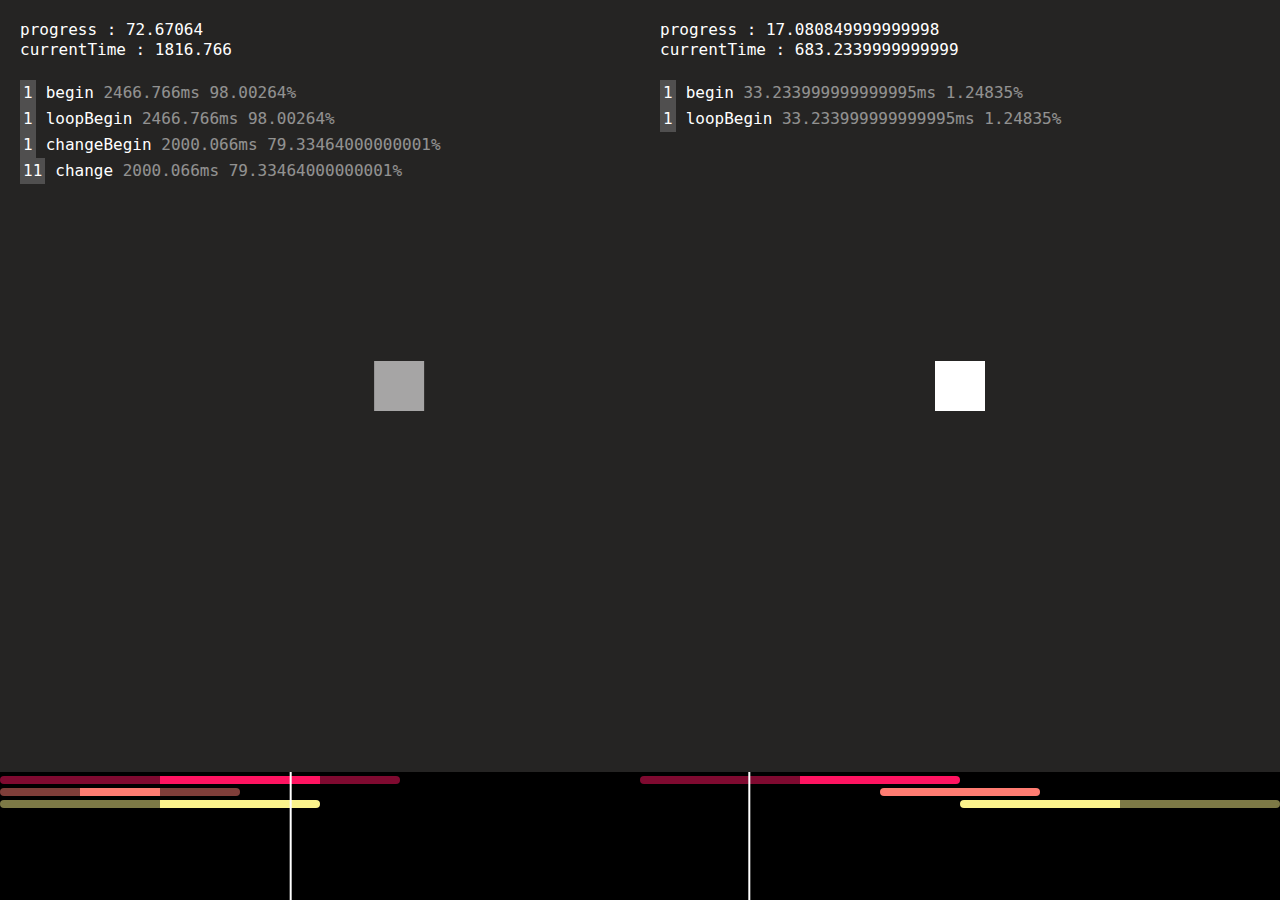
<file: anime-master/documentation/examples/callbacks.html>
<!DOCTYPE html>
<html>
<head>
  <title>Anime states system | anime.js</title>
  <meta charset="utf-8">
  <meta name="viewport" content="width=device-width, initial-scale=1, maximum-scale=1">
  <meta property="og:title" content="anime.js">
  <meta property="og:url" content="https://animejs.com">
  <meta property="og:description" content="Javascript Animation Engine">
  <meta property="og:image" content="https://animejs.com/documentation/assets/img/icons/og.png">
  <meta name="twitter:card" content="summary">
  <meta name="twitter:title" content="anime.js">
  <meta name="twitter:site" content="@juliangarnier">
  <meta name="twitter:description" content="Javascript Animation Engine">
  <meta name="twitter:image" content="https://animejs.com/documentation/assets/img/icons/twitter.png">
  <link rel="apple-touch-icon-precomposed" href="../assets/img/social-media-image.png">
  <link rel="icon" type="image/png" href="../assets/img/favicon.png" >
  <link href="../assets/css/animejs.css" rel="stylesheet">
  <link href="../assets/css/documentation.css" rel="stylesheet">
  <style>

    body {
      display: flex;
      flex-wrap: no-wrap;
      justify-content: space-around;
      align-items: center;
      position: absolute;
      width: 100%;
      height: 100vh;
      padding-bottom: 128px;
    }

    .el {
      width: 50px;
      height: 50px;
      background-color: currentColor;
    }

    .log {
      overflow-y: scroll;
      position: absolute;
      top: 0;
      height: 100%;
      padding: 20px;
      padding-top: 80px;
      font-size: 16px;
      line-height: 20px;
      text-align: left;
      font-family: monospace;
    }

    .log-animation {
      left: 0;
      width: 50%;
    }

    .log-timeline {
      left: 50%;
      width: 50%;
    }

    .counter {
      display: inline-block;
      margin-right: 10px;
      padding: 3px;
      background-color: rgba(255,255,255,.2);
    }

    .currentTime, .progress { opacity: .5 }

    .time {
      position: absolute;
      top: 0;
      height: 80px;
      padding: 20px;
      font-size: 16px;
      line-height: 20px;
      text-align: left;
      font-family: monospace;
    }

    .time-animation {
      left: 0;
      width: 50%;
    }

    .time-timeline {
      left: 50%;
      width: 50%;
    }

    /* Player animation */

    .timeline {
      position: fixed;
      bottom: 0;
      height: 128px;
      padding-top: 4px;
      background-color: #000;
    }

    .timeline.player-animation {
      width: 50%;
      left: 0;
    }

    .timeline.player-timeline {
      width: 50%;
      left: 50%;
    }

    .tl-needle {
      position: absolute;
      z-index: 2;
      top: 0;
      left: 0;
      bottom: 0;
      width: 2px;
      margin-left: -1px;
      background-color: #FFF;
    }

    .tl-animation {
      position: relative;
      display: flex;
      justify-content: space-between;
      width: auto;
      height: 8px;
      margin-bottom: 4px;
      background-color: currentColor;
      border-radius: .5rem;
    }

    .tl-delay,
    .tl-end-delay {
      width: auto;
      height: 100%;
      background-color: rgba(0,0,0,.5);
    }

  </style>
</head>
<body>

  <div class="el color-04"></div>

  <div class="el color-08"></div>

  <div class="log log-animation"></div>
  <div class="time time-animation"></div>

  <div class="log log-timeline"></div>
  <div class="time time-timeline"></div>

</body>
<script type="module">

  import anime from '../../src/index.js';

  var animationTimeLogEl = document.querySelector('.time-animation');
  var timelineTimeLogEl = document.querySelector('.time-timeline');

  var animation = anime({
    targets: '.el.color-04',
    translateX: [
      {value: 200},
      {value: -200},
      {value: 200}
    ],
    rotate: {
      value: 720,
      easing: 'easeInOutCirc',
      duration: 500,
      delay: 500
    },
    opacity: {
      value: .5,
      easing: 'linear',
      duration: 1000,
      delay: 1000,
      endDelay: 0
    },
    delay: 1000,
    endDelay: 500,
    duration: 1000,
    easing: 'easeOutQuad',
    direction: 'reverse',
    loop: 2,
    autoplay: false,
    update: function(a) {
      animationTimeLogEl.innerHTML = 'progress : ' + a.progress + '<br>currentTime : ' + a.currentTime;
    },
  });


  var tl = anime.timeline({
    targets: '.el.color-08',
    easing: 'easeInOutQuad',
    autoplay: false,
    direction: 'alternate',
    loop: 3,
    update: function(a) {
      timelineTimeLogEl.innerHTML = 'progress : ' + a.progress + '<br>currentTime : ' + a.currentTime;
    }
  })
  .add({
    translateX: 100,
    delay: 1000
  })
  .add({
    translateY: 100
  }, '-=500')
  .add({
    rotate: 360,
    endDelay: 1000
  }, '-=500');


  function animePlayer(instance, playerClass) {

    function createEl(type, className, parentEl) {
      var el = document.createElement(type);
      if (className) el.classList.add(className);
      if (parentEl) parentEl.appendChild(el);
      return el;
    }

    var timelineEl = createEl('div', 'timeline', document.body);
    if (playerClass) timelineEl.classList.add(playerClass);
    var needleEl = createEl('div', 'tl-needle', timelineEl);
    var animations = [];
    var colors = ['#FF1461','#FF7C72','#FBF38C','#A6FF8F','#18FF92','#1CE2B2','#5EF3FB','#61C3FF','#5A87FF','#8453E3','#C26EFF','#FB89FB'];
    var colorIndex = 0;

    function convertMStoEM(ms) { return ms / 100; }
    function convertEMtoMS(em) { return parseFloat(em) * 250; }

    function createAnimationLog(animObj, timelineOffset) {
      var anim = animObj;
      anim.player = {};
      anim.player.animationEl = createEl('div', 'tl-animation', timelineEl);
      anim.player.delayEl = createEl('div', 'tl-delay', anim.player.animationEl);
      anim.player.endDelayEl = createEl('div', 'tl-end-delay', anim.player.animationEl);
      anim.update = function() {
        anime.set(anim.player.animationEl, {
          left: convertMStoEM(timelineOffset) + 'em',
          width: convertMStoEM(anim.duration) + 'em'
        });
        anime.set(anim.player.delayEl, {width: (anim.delay / anim.duration) * 100 + '%'});
        anime.set(anim.player.endDelayEl, {width: (anim.endDelay / anim.duration) * 100 + '%'});
      }
      anime.set(anim.player.animationEl, {color: colors[colorIndex]});
      colorIndex++;
      if (!colors[colorIndex]) colorIndex = 0;
      anim.update();
      animations.push(anim);
      return anim;
    }

    instance.pause();

    var playerAnimation = anime({
      targets: needleEl,
      translateX: convertMStoEM(instance.duration) + 'em',
      duration: instance.duration,
      direction: instance.direction,
      loop: instance.loop,
      easing: 'linear',
      update: function(a) {
        instance.seek(a.currentTime);
      },
      complete: function(a) {
        instance.seek(a.currentTime);
      }
    });

    if (instance.children.length) {
      instance.children.forEach(function(child) {
        child.animations.forEach(function(anim) {
          createAnimationLog(anim, child.timelineOffset);
        });
      })
    } else {
      instance.animations.forEach(function(anim) {
        createAnimationLog(anim);
      });
    }

  }

  animePlayer(animation, 'player-animation');
  animePlayer(tl, 'player-timeline');

  function logCallbacks(animation, logEl, callbacks) {

    function appendLog(cbName) {
      animation[cbName] = function() {
        var pEl = document.createElement('p');
        var counterSpanEl = document.createElement('span');
        var currentTimeSpanEl = document.createElement('span');
        var progressSpanEl = document.createElement('span');
        var textSpanEl = document.createElement('span');
        var lastPEl = logEl.querySelector('p:last-child');
        currentTimeSpanEl.innerHTML = ' ' + animation.currentTime + 'ms';
        progressSpanEl.innerHTML = ' ' + animation.progress + '%';
        if (lastPEl && lastPEl.querySelector('.text').innerHTML === cbName) {
          var lastCountEl = lastPEl.querySelector('.counter');
          var lastCountValue = parseFloat(lastCountEl.innerHTML);
          lastCountValue++;
          lastCountEl.innerHTML = lastCountValue;
        } else {
          counterSpanEl.innerHTML = 1;
          textSpanEl.innerHTML = cbName;
          counterSpanEl.classList.add('counter');
          textSpanEl.classList.add('text');
          currentTimeSpanEl.classList.add('currentTime');
          progressSpanEl.classList.add('progress');
          pEl.appendChild(counterSpanEl);
          pEl.appendChild(textSpanEl);
          pEl.appendChild(currentTimeSpanEl);
          pEl.appendChild(progressSpanEl);
          logEl.appendChild(pEl);
          logEl.scrollTop = logEl.scrollHeight;
        }
      }
    }

    callbacks.forEach(appendLog);

  }

  logCallbacks(animation, document.querySelector('.log-animation'), [
    'begin',
    'loopBegin',
    'changeBegin',
    'change',
    'changeComplete',
    'loopComplete',
    'complete'
  ]);


  logCallbacks(tl, document.querySelector('.log-timeline'), ['begin',
    'loopBegin',
    'changeBegin',
    'change',
    'changeComplete',
    'loopComplete',
    'complete'
  ]);


</script>
</html>
</file>
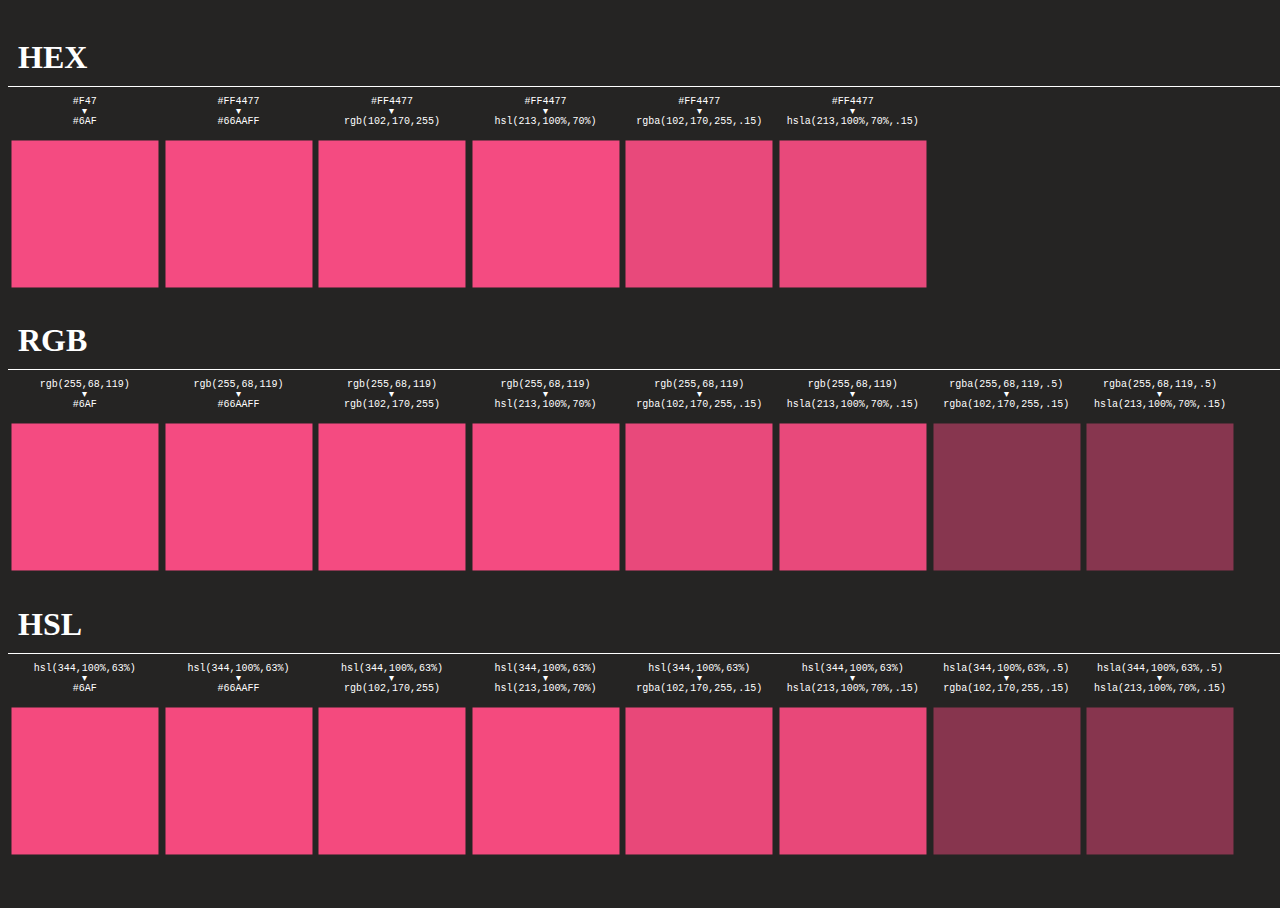
<file: anime-master/documentation/examples/colors-test.html>
<!DOCTYPE html>
<html>
<head>
  <title>Colors test | anime.js</title>
  <meta charset="utf-8">
  <meta name="viewport" content="width=device-width, initial-scale=1, maximum-scale=1">
  <meta property="og:title" content="anime.js">
  <meta property="og:url" content="https://animejs.com">
  <meta property="og:description" content="Javascript Animation Engine">
  <meta property="og:image" content="https://animejs.com/documentation/assets/img/icons/og.png">
  <meta name="twitter:card" content="summary">
  <meta name="twitter:title" content="anime.js">
  <meta name="twitter:site" content="@juliangarnier">
  <meta name="twitter:description" content="Javascript Animation Engine">
  <meta name="twitter:image" content="https://animejs.com/documentation/assets/img/icons/twitter.png">
  <link rel="apple-touch-icon-precomposed" href="../assets/img/social-media-image.png">
  <link rel="icon" type="image/png" href="../assets/img/favicon.png">
  <link href="../assets/css/documentation.css" rel="stylesheet">
  <script src="../../lib/anime.min.js"></script>
  <!-- <script src="../assets/js/anime/anime.2.0.2.js"></script> -->
  <!-- <script src="../assets/js/anime/anime.1.3.js"></script> -->
  <style>
    body {
      width: 100%;
      height: 100vh;
    }
    .color-tests {
      display: flex;
      flex-wrap: wrap;
    }
    .section-title {
      display: block;
      width: 100%;
      margin-bottom: 10px;
      padding: 10px;
      border-bottom: 1px solid #FFF;
    }
    .color-test {
      flex-shrink: 2;
      text-align: center;
      font-size: 10px;
      line-height: 1em;
      font-family: monospace;
    }
    .color-el {
      display: flex;
      align-items: center;
      justify-content: center;
      position: relative;
      width: 12vw;
      height: 12vw;
      margin-top: 10px;
    }
  </style>
</head>
<body>
  <section class="color-section">
    <h1 class="section-title">HEX</h1>
    <div class="color-tests">
      <div class="color-test hex-to-hex-shorthand">#F47<br>▾<br>#6AF</div>
      <div class="color-test hex-to-hex">#FF4477<br>▾<br>#66AAFF</div>
      <div class="color-test hex-to-rgb">#FF4477<br>▾<br>rgb(102,170,255)</div>
      <div class="color-test hex-to-hsl">#FF4477<br>▾<br>hsl(213,100%,70%)</div>
      <div class="color-test hex-to-rgba">#FF4477<br>▾<br>rgba(102,170,255,.15)</div>
      <div class="color-test hex-to-hsla">#FF4477<br>▾<br>hsla(213,100%,70%,.15)</div>
    </div>
  </section>
  <section class="color-section">
    <h1 class="section-title">RGB</h1>
    <div class="color-tests">
      <div class="color-test rgb-to-hex-shorthand">rgb(255,68,119)<br>▾<br>#6AF</div>
      <div class="color-test rgb-to-hex">rgb(255,68,119)<br>▾<br>#66AAFF</div>
      <div class="color-test rgb-to-rgb">rgb(255,68,119)<br>▾<br>rgb(102,170,255)</div>
      <div class="color-test rgb-to-hsl">rgb(255,68,119)<br>▾<br>hsl(213,100%,70%)</div>
      <div class="color-test rgb-to-rgba">rgb(255,68,119)<br>▾<br>rgba(102,170,255,.15)</div>
      <div class="color-test rgb-to-hsla">rgb(255,68,119)<br>▾<br>hsla(213,100%,70%,.15)</div>
      <div class="color-test rgba-to-rgba">rgba(255,68,119,.5)<br>▾<br>rgba(102,170,255,.15)</div>
      <div class="color-test rgba-to-hsla">rgba(255,68,119,.5)<br>▾<br>hsla(213,100%,70%,.15)</div>
    </div>
  </section>
  <section class="color-section">
    <h1 class="section-title">HSL</h1>
    <div class="color-tests">
      <div class="color-test hsl-to-hex-shorthand">hsl(344,100%,63%)<br>▾<br>#6AF</div>
      <div class="color-test hsl-to-hex">hsl(344,100%,63%)<br>▾<br>#66AAFF</div>
      <div class="color-test hsl-to-rgb">hsl(344,100%,63%)<br>▾<br>rgb(102,170,255)</div>
      <div class="color-test hsl-to-hsl">hsl(344,100%,63%)<br>▾<br>hsl(213,100%,70%)</div>
      <div class="color-test hsl-to-rgba">hsl(344,100%,63%)<br>▾<br>rgba(102,170,255,.15)</div>
      <div class="color-test hsl-to-hsla">hsl(344,100%,63%)<br>▾<br>hsla(213,100%,70%,.15)</div>
      <div class="color-test hsla-to-rgba">hsla(344,100%,63%,.5)<br>▾<br>rgba(102,170,255,.15)</div>
      <div class="color-test hsla-to-hsla">hsla(344,100%,63%,.5)<br>▾<br>hsla(213,100%,70%,.15)</div>
    </div>
  </section>
  <script>

    var colorTestEls = document.querySelectorAll('.color-test');

    function createTest(el) {
      var testHtml = el.innerHTML;
      var testValues = testHtml.split('<br>▾<br>');
      var colorEl = document.createElement('div');
      colorEl.classList.add('color-el');
      el.appendChild(colorEl);
      anime({
        targets: colorEl,
        backgroundColor: [testValues[0], testValues[1]],
        scale: [.97, .75],
        direction: 'alternate',
        easing: 'easeInOutSine',
        duration: 4000,
        loop: true
      });
    }

    for (var i = 0; i < colorTestEls.length; i++) createTest(colorTestEls[i]);

  </script>
</body>
</html>
</file>
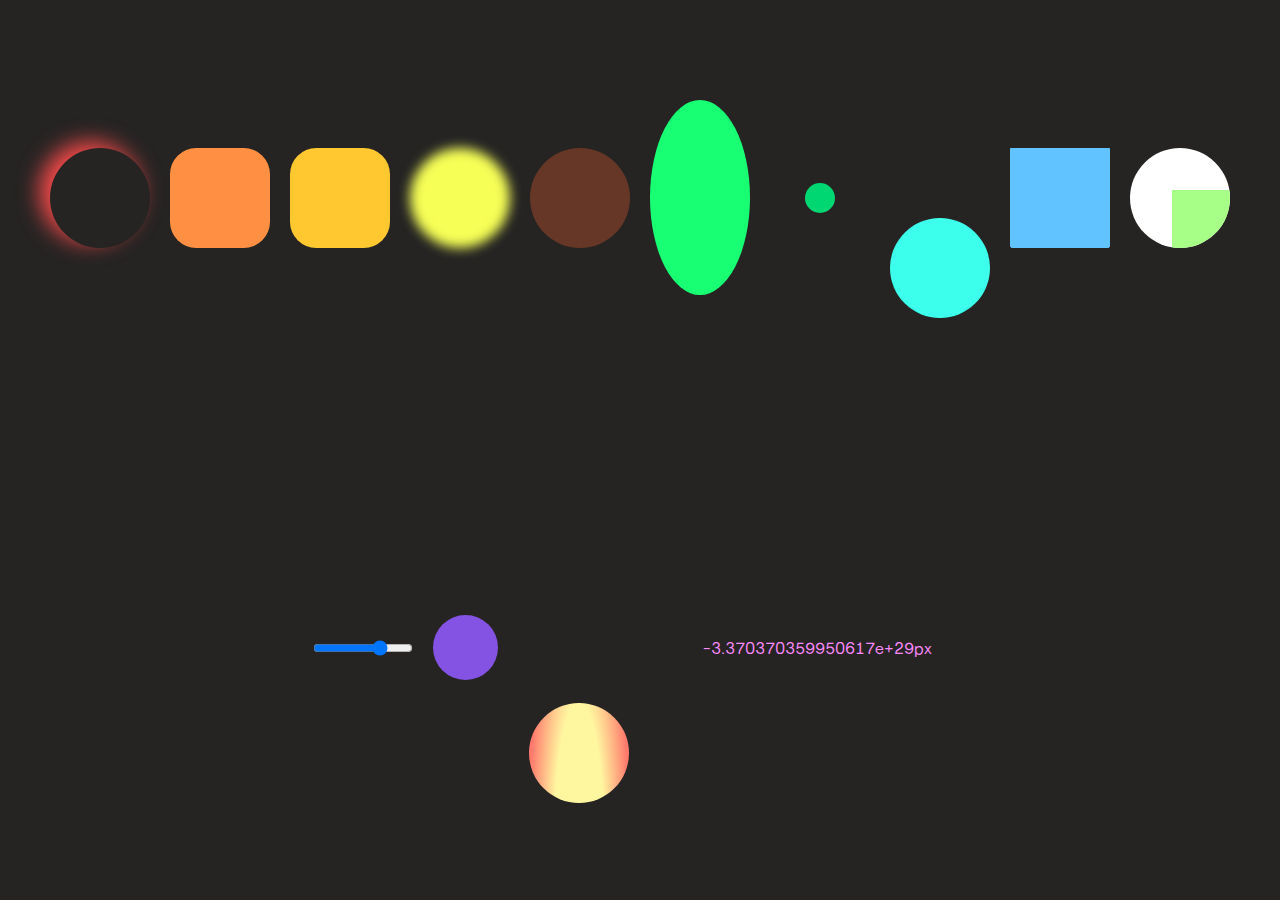
<file: anime-master/documentation/examples/complex-properties.html>
<!DOCTYPE html>
<html>
<head>
  <title>Complex properties | anime.js</title>
  <meta charset="utf-8">
  <meta name="viewport" content="width=device-width, initial-scale=1, maximum-scale=1">
  <meta property="og:title" content="anime.js">
  <meta property="og:url" content="https://animejs.com">
  <meta property="og:description" content="Javascript Animation Engine">
  <meta property="og:image" content="https://animejs.com/documentation/assets/img/icons/og.png">
  <meta name="twitter:card" content="summary">
  <meta name="twitter:title" content="anime.js">
  <meta name="twitter:site" content="@juliangarnier">
  <meta name="twitter:description" content="Javascript Animation Engine">
  <meta name="twitter:image" content="https://animejs.com/documentation/assets/img/icons/twitter.png">
  <link rel="apple-touch-icon-precomposed" href="../assets/img/social-media-image.png">
  <link href="../assets/css/animejs.css" rel="stylesheet">
  <link href="../assets/css/documentation.css" rel="stylesheet">
  <!-- <script src="../../lib/anime.min.js"></script> -->
  <!-- <script src="../assets/js/anime/anime.1.3.js"></script> -->
  <!-- <script src="../assets/js/anime/anime.2.0.1.js"></script> -->
  <style>
    body {
      display: flex;
      flex-wrap: wrap;
      justify-content: center;
      align-items: center;
      min-height: 100vh;
    }
    .item {
      width: 100px;
      height: 100px;
      margin-top: 20px;
      border-radius: 50%;
      background-color: currentColor;
      margin: 10px;
    }
    .box-shadow {
      background-color: transparent;
    }
    .clip-path {
      border-radius: 0;
    }
    .auto-property {
      background-image: radial-gradient(50% 100%, #FFF7A0 50%, #FF7A6D 100%);
      background-size: auto 100px;
    }
    .exponent-values {
      width: 300px;
      background-color: transparent;
      text-align: center;
    }
  </style>
</head>
<body>
  <div class="box-shadow item color-red"></div>
  <div class="unit-less item color-orange"></div>
  <div class="specified-unit item color-lightorange"></div>
  <div class="filter item color-yellow"></div>
  <div class="rgba item color-citrus"></div>
  <div class="calc item color-green"></div>
  <div class="zero-value item color-darkgreen"></div>
  <div class="round-value item color-turquoise"></div>
  <div class="clip-path item color-skyblue"></div>
  <svg class="item" xmlns="http://www.w3.org/2000/svg" viewBox="0 0 100 100">
    <g id="Page-1" fill="none" fill-rule="evenodd">
      <g id="svg" fill="#A7FF87">
        <rect id="Rectangle" width="50" height="50" x="25" y="25"/>
      </g>
    </g>
  </svg>
  <input class="item" type="range" value="0" min="0" max="100">
  <div class="basic-css color-lavender item"></div>
  <div class="auto-property color-purple item"></div>
  <input class="exponent-values color-pink item" value="-1.1234567890123456789e+30px"></input>
  <script type="module">
    
    import anime from "../../src/index.js";

    var boxShadow = anime({
      targets: '.box-shadow',
      boxShadow: [
        {value: ['10px -10px 10px 0 currentColor', '10px 10px 20px 0 currentColor']},
        {value: '-10px 10px 30px 0 currentColor'},
        {value: '-10px -10px 20px 0 currentColor'},
        {value: '10px -10px 10px 0 currentColor'}
      ],
      loop: true,
      easing: 'linear'
    });
    var unitLess = anime({
      targets: '.unit-less',
      borderRadius: 16,
      loop: true,
      direction: 'alternate',
      easing: 'linear'
    });
    var specifiedUnit = anime({
      targets: '.specified-unit',
      borderRadius: '1em',
      loop: true,
      direction: 'alternate',
      easing: 'linear'
    });
    var filter = anime({
      targets: '.filter',
      filter: ["blur(20px)", "blur(0px)"],
      loop: true,
      direction: 'alternate',
      easing: 'linear'
    });
    var rgba = anime({
      targets: '.rgba',
      backgroundColor: ['rgba(255,100,50,1)', 'rgba(255,100,50,.0)'],
      loop: true,
      direction: 'alternate',
      easing: 'linear'
    });
    var calc = anime({
      targets: '.calc',
      height: ['calc(25% - 100px)', 'calc(25% - 0px)'],
      loop: true,
      direction: 'alternate',
      easing: 'linear'
    });
    var zeroValue = anime({
      targets: '.zero-value',
      scale: 0,
      loop: true,
      direction: 'alternate',
      easing: 'linear'
    });
    var roundValue = anime({
      targets: '.round-value',
      translateY: 100,
      round: .1,
      loop: true,
      direction: 'alternate',
      easing: 'linear'
    });
    var clipPath = anime({
      targets: '.clip-path',
      clipPath: ['circle(0px at center)', 'circle(100px at center)'],
      loop: true,
      direction: 'alternate',
      easing: 'linear'
    });
    var svgTransform = anime({
      targets: 'rect',
      transform: 'translate(10 10) scale(2)',
      loop: true,
      direction: 'alternate',
      easing: 'linear'
    });
    var rangeValue = anime({
      targets: 'input[type="range"]',
      value: 100,
      loop: true,
      direction: 'alternate',
      easing: 'linear'
    });
    var basicCSS = anime({
      targets: '.basic-css',
      width: 50,
      height: 50,
      loop: true,
      direction: 'alternate',
      easing: 'linear'
    });
    var autoProperty = anime({
      targets: '.auto-property',
      backgroundSize: ['auto 10px', 'auto 400px'],
      margin: '20% 40px 10px 30px',
      loop: true,
      direction: 'alternate',
      easing: 'linear'
    });
    var exponentValues = anime({
      targets: '.exponent-values',
      value: '+1.0123456789012346e+21px',
      loop: true,
      direction: 'alternate',
      easing: 'linear'
    });
  </script>
</body>
</html>
</file>
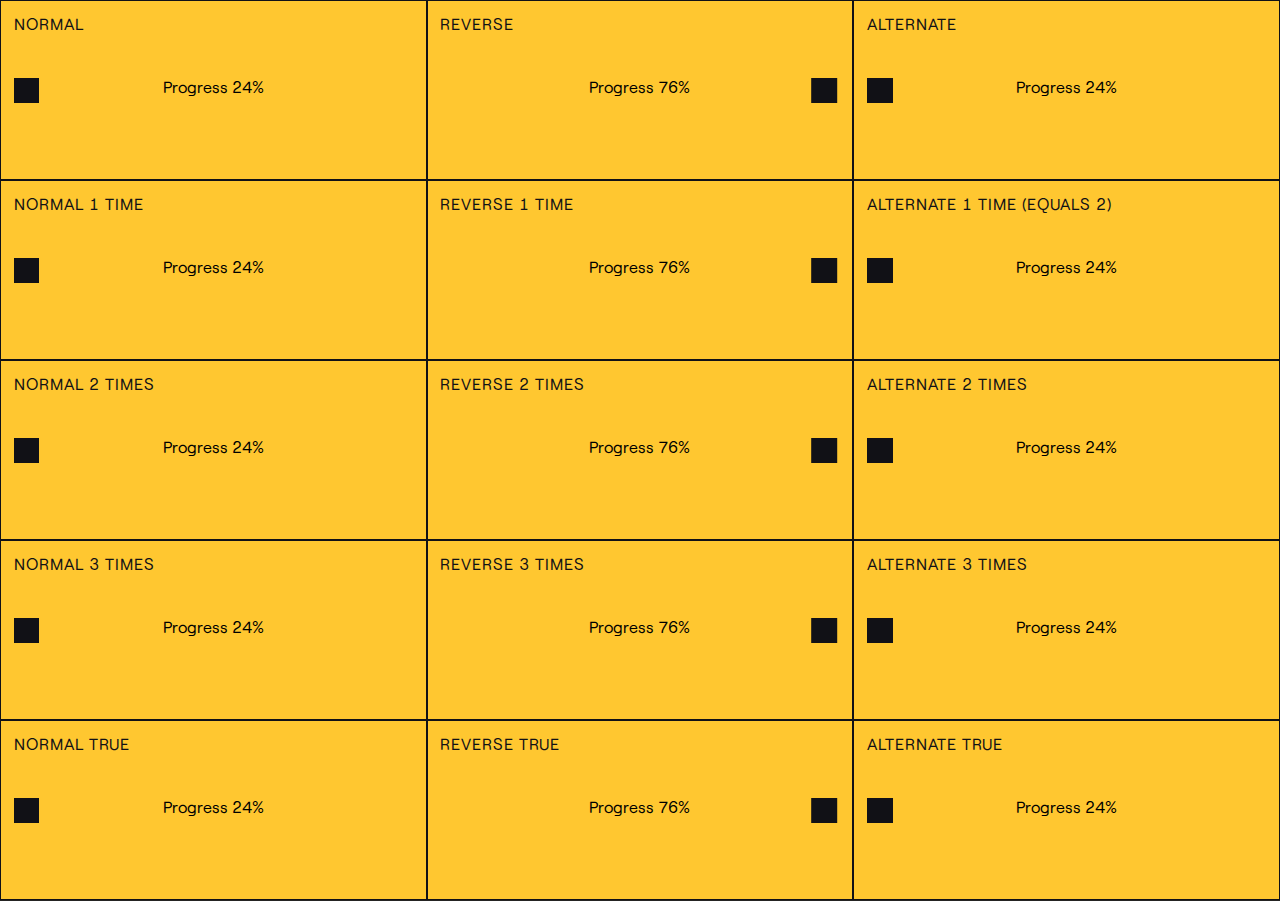
<file: anime-master/documentation/examples/directions-testing.html>
<!DOCTYPE html>
<html>
<head>
  <title>Diretions Testing | anime.js</title>
  <meta charset="utf-8">
  <meta name="viewport" content="width=device-width, initial-scale=1, maximum-scale=1">
  <meta property="og:title" content="anime.js">
  <meta property="og:url" content="https://animejs.com">
  <meta property="og:description" content="Javascript Animation Engine">
  <meta property="og:image" content="https://animejs.com/documentation/assets/img/icons/og.png">
  <meta name="twitter:card" content="summary">
  <meta name="twitter:title" content="anime.js">
  <meta name="twitter:site" content="@juliangarnier">
  <meta name="twitter:description" content="Javascript Animation Engine">
  <meta name="twitter:image" content="https://animejs.com/documentation/assets/img/icons/twitter.png">
  <link rel="apple-touch-icon-precomposed" href="../assets/img/social-media-image.png">
  <link rel="icon" type="image/png" href="../assets/img/favicon.png">
  <link href="../assets/css/animejs.css" rel="stylesheet">
  <link href="../assets/css/documentation.css" rel="stylesheet">
  <script src="../../lib/anime.min.js"></script>
  <style>
    body {
      display: flex;
      flex-wrap: wrap;
      align-items: center;
      justify-content: flex-start;
      height: auto;
    }
    article {
      padding: 1vw;
      position: relative;
      width: 33.33%;
      height: 20vh;
      background: currentColor;
      border: 1px solid #111116;
    }
    h2 {
      color: #111116;
    }
    .el {
      position: relative;
      top: 5vh;
      width: 2vw;
      height: 2vw;
      background: #111116;
    }
    .logs {
      display: flex;
      flex-direction: column;
      flex-wrap: wrap;
      align-items: center;
      justify-content: center;
      position: absolute;
      top: 1vh;
      left: 0;
      bottom: 0;
      height: 19vh;
      width: 100%;
    }
    input {
      text-align: center;
      background: none;
      border: none;
    }
  </style>
</head>
<body>
  <script>
    function createTest(title, numberOfTargets, params) {
      var testEl = document.createElement('article');
      var testZoneEl = document.createElement('div');
      var logsEl = document.createElement('div');
      var progressEl = document.createElement('input');
      var promiseEl = document.createElement('input');
      var h2El = document.createElement('h2');

      for (var i = 0; i < numberOfTargets; i++) {
        var el = document.createElement('div');
        el.classList.add('el');
        testZoneEl.appendChild(el);
      }

      h2El.innerHTML = title;
      testEl.appendChild(h2El);
      logsEl.classList.add('logs');
      logsEl.appendChild(progressEl);
      logsEl.appendChild(promiseEl);
      testEl.appendChild(logsEl);
      testEl.appendChild(testZoneEl);
      document.body.appendChild(testEl);

      params.targets = testZoneEl.querySelectorAll('div');
      params.translateX = '29vw';
      params.delay = 1000;
      params.endDelay = 1000;
      params.easing = 'easeInOutQuad';
      params.begin = function() { testEl.classList.add('color-lightorange') };
      params.update = function(a) { 
        testEl.classList.add('color-red');
        progressEl.value = 'Progress ' + Math.round(a.progress) + '%';
      };
      params.complete = function() { testEl.classList.add('color-darkgreen') };
      var animation = anime(params);
      animation.finished.then(function() {
        promiseEl.value = 'Promise resolved'
        console.log('Promise resolved');
      });
      testEl.onclick = function() {
        testEl.classList.add('color-red');
        testEl.classList.remove('color-lightorange');
        testEl.classList.remove('color-darkgreen');
        animation.restart();
      }
    }

    createTest('Normal', 1, {});

    createTest('Reverse', 1, {
      direction: 'reverse'
    });

    createTest('Alternate', 1, {
      direction: 'alternate'
    });

    createTest('Normal 1 time', 1, {
      loop: 1
    });

    createTest('Reverse 1 time', 1, {
      direction: 'reverse',
      loop: 1
    });

    createTest('Alternate 1 time (equals 2)', 1, {
      direction: 'alternate',
      loop: 1
    });

    createTest('Normal 2 times', 1, {
      loop: 2
    });

    createTest('Reverse 2 times', 1, {
      direction: 'reverse',
      loop: 2
    });

    createTest('Alternate 2 times', 1, {
      direction: 'alternate',
      loop: 2
    });

    createTest('Normal 3 times', 1, {
      loop: 3
    });

    createTest('Reverse 3 times', 1, {
      direction: 'reverse',
      loop: 3
    });

    createTest('Alternate 3 times', 1, {
      direction: 'alternate',
      loop: 3
    });

    createTest('Normal true', 1, {
      loop: true
    });

    createTest('Reverse true', 1, {
      direction: 'reverse',
      loop: true
    });

    createTest('Alternate true', 1, {
      direction: 'alternate',
      loop: true
    });



  </script>
</body>
</html>
</file>
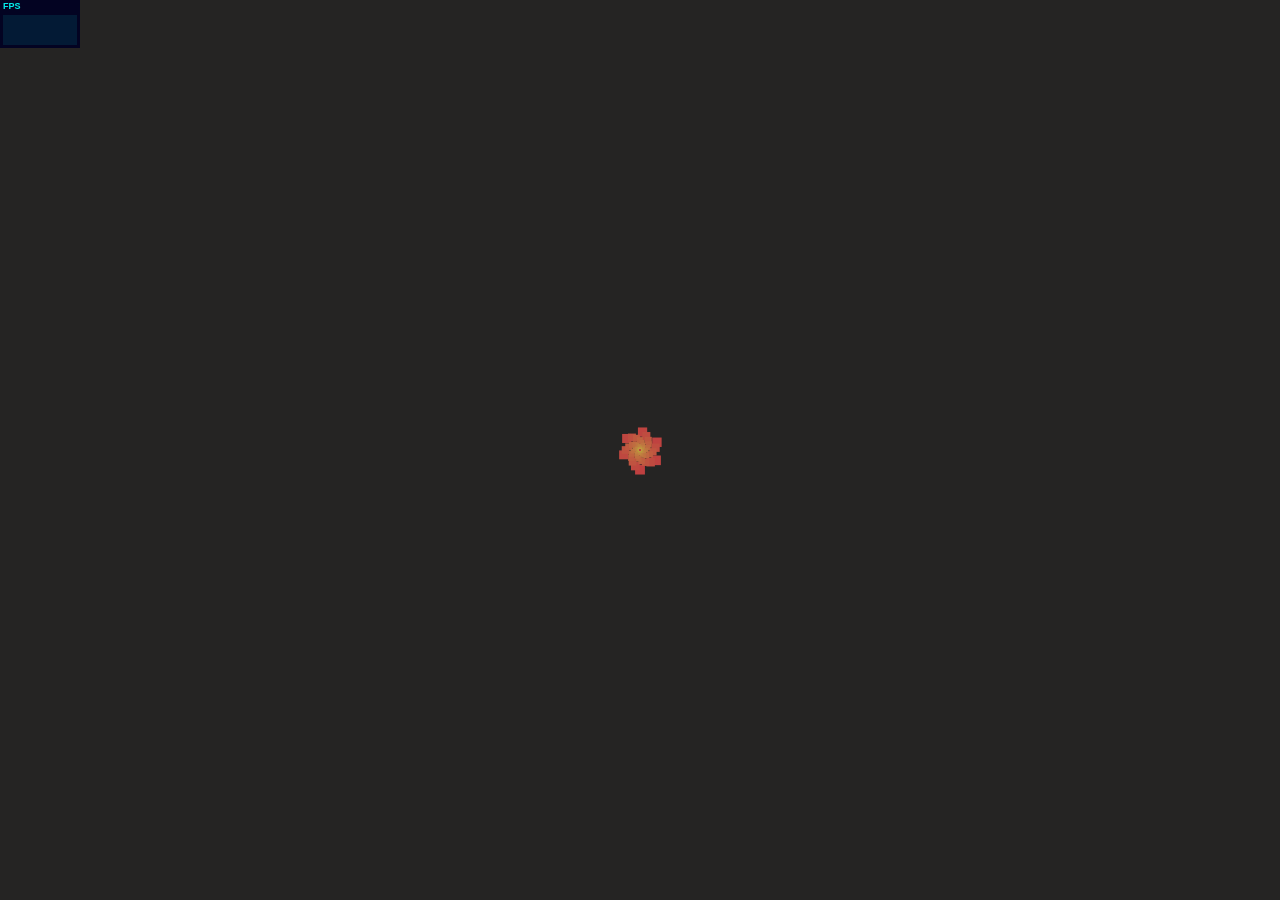
<file: anime-master/documentation/examples/DOM-stress-test.html>
<!DOCTYPE html>
<html>
<head>
  <title>DOM stress test | anime.js</title>
  <meta charset="utf-8">
  <meta name="viewport" content="width=device-width, initial-scale=1, maximum-scale=1">
  <meta property="og:title" content="anime.js">
  <meta property="og:url" content="https://animejs.com">
  <meta property="og:description" content="Javascript Animation Engine">
  <meta property="og:image" content="https://animejs.com/documentation/assets/img/icons/og.png">
  <meta name="twitter:card" content="summary">
  <meta name="twitter:title" content="anime.js">
  <meta name="twitter:site" content="@juliangarnier">
  <meta name="twitter:description" content="Javascript Animation Engine">
  <meta name="twitter:image" content="https://animejs.com/documentation/assets/img/icons/twitter.png">
  <link rel="apple-touch-icon-precomposed" href="../assets/img/social-media-image.png">
  <link rel="icon" type="image/png" href="../assets/img/favicon.png" >
  <link href="../assets/css/animejs.css" rel="stylesheet">
  <link href="../assets/css/documentation.css" rel="stylesheet">
  <script src="../../lib/anime.min.js"></script>
  <!-- <script src="../assets/js/anime/anime.2.0.2.js"></script> -->
  <!-- <script src="../assets/js/anime/anime.1.0.js"></script> -->
  <style>

    .el {
      position: absolute;
      top: 50%;
      left: 50%;
      width: 1em;
      height: 1em;
      margin: -.5em 0 0 -.5em;
      font-size: 20px;
    }

  </style>
</head>
<body></body>
<script>

  var wrapperEl = document.body;
  var numberOfEls = 500;
  var duration = numberOfEls * 10;
  var radius = window.innerWidth < window.innerHeight ? window.innerWidth : window.innerHeight;
  var distance = (radius / 4 <= 150 ? 150 : radius / 2.5) / 16; 

  function createEl(i) {
    var el = document.createElement('div');
    var hue = Math.round(360 / numberOfEls * i);
    el.classList.add('el');
    //el.style.border = '5px solid hsl(' + hue + ', 50%, 50%)';
    el.style.backgroundColor = 'hsl(' + hue + ', 50%, 50%)';
    wrapperEl.appendChild(el);
    anime({
      targets: el,
      translateX: Math.sin(i) * distance + 'rem',
      translateY: Math.cos(i) * distance + 'rem',
      scale: [
        {value: [.1, 2]},
        {value: .1}
      ],
      easing: 'easeInOutSine',
      loop: true,
      duration: duration,
      delay: i * (duration / numberOfEls)
    });
  };

  for (var i = 0; i < numberOfEls; i++) createEl(i);

  </script>
  <script src="../assets/js/vendors/stats.min.js"></script>
</html>
</file>
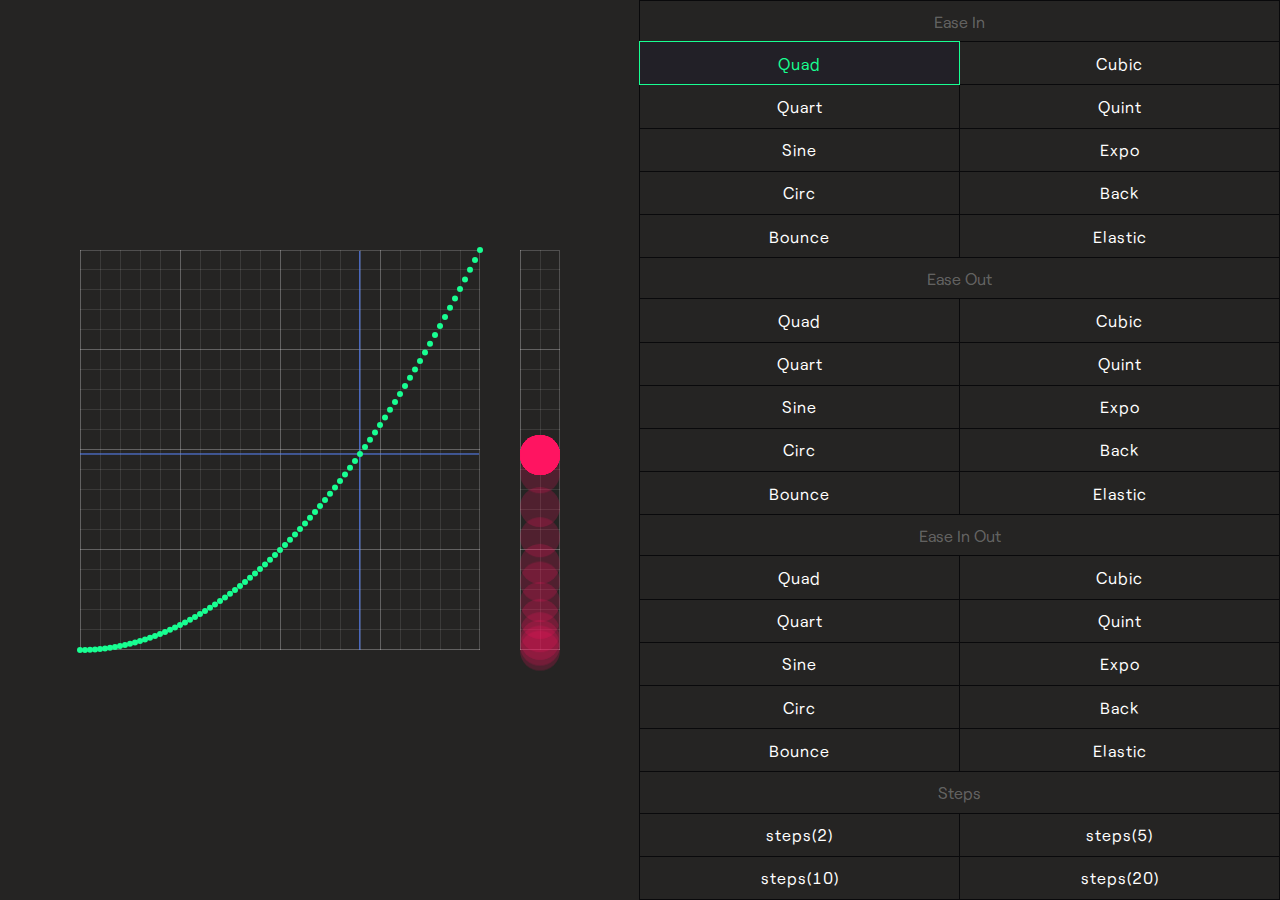
<file: anime-master/documentation/examples/ease-visualizer.html>
<!DOCTYPE html>
<html>
<head>
  <title>Ease visualizer | anime.js</title>
  <meta charset="utf-8">
  <meta name="viewport" content="width=device-width, initial-scale=1, maximum-scale=1">
  <meta property="og:title" content="anime.js">
  <meta property="og:url" content="https://animejs.com">
  <meta property="og:description" content="Javascript Animation Engine">
  <meta property="og:image" content="https://animejs.com/documentation/assets/img/icons/og.png">
  <meta name="twitter:card" content="summary">
  <meta name="twitter:title" content="anime.js">
  <meta name="twitter:site" content="@juliangarnier">
  <meta name="twitter:description" content="Javascript Animation Engine">
  <meta name="twitter:image" content="https://animejs.com/documentation/assets/img/icons/twitter.png">
  <link rel="apple-touch-icon-precomposed" href="../assets/img/social-media-image.png">
  <link rel="icon" type="image/png" href="../assets/img/favicon.png">
  <link href="../assets/css/animejs.css" rel="stylesheet">
  <link href="../assets/css/documentation.css" rel="stylesheet">
  <!-- <script src="../../lib/anime.min.js"></script> -->
  <style>
    .easings {
      display: flex;
      justify-content: space-between;
      align-items: center;
      flex-direction: column;
      position: absolute;
      width: 100%;
      height: 100%;
    }
    .output {
      display: flex;
      justify-content: center;
      align-items: center;
      position: relative;
      width: 100%;
      height: 400px;
    }
    .options {
      display: flex;
      flex-wrap: wrap;
      flex-direction: row;
      width: 100%;
      min-height: 300px;
      border-top: 1px solid #09090B;
    }
    .grid {
      border-top: 1px solid rgba(255,255,255,0.2);
      border-right: 1px solid rgba(255,255,255,0.2);
      background: linear-gradient(0deg, rgba(255,255,255,0.2) 1px, rgba(0,0,0,0) 1px),
                  linear-gradient(90deg, rgba(255,255,255,0.2) 1px, rgba(0,0,0,0) 1px),
                  linear-gradient(0deg, rgba(255,255,255,0.1) 1px, rgba(0,0,0,0) 1px),
                  linear-gradient(90deg, rgba(255,255,255,0.1) 1px, rgba(0,0,0,0) 1px);
      background-position: 0px -1px;
      background-size: 100px 100px, 100px 100px, 20px 20px, 20px 20px;
    }
    .visualizer-wrapper {
      position: relative;
      width: 100%;
      height: 100%;
    }
    .visualizer {
      position: relative;
      width: 100%;
    }
    .value {
      position: relative;
      width: 20px;
      height: 100%;
      margin-left: 20px;
    }
    @media screen and (min-width: 980px) {
      .easings {
        flex-direction: row;
      }
      .output {
        width: 50%;
        height: 100%;
      }
      .options {
        width: 50%;
        height: 100%;
      }
      .visualizer-wrapper {
        width: 400px;
        height: 400px;
      }
      .value {
        width: 40px;
        height: 400px;
        margin-left: 40px;
      }
    }
    .axis {
      position: absolute;
      background: #5A87FF;
    }
    .axis.x {
      width: 1px;
      height: 100%;
      transform-origin: 0 0;
    }
    .axis.y {
      bottom: 0;
      width: 100%;
      height: 1px;
      transform-origin: 100% 0;
    }
    .graph {
      position: absolute;
      top: 0;
      left: 0;
      right: 0;
      bottom: 0;
    }
    .cursor {
      position: absolute;
      z-index: 2;
      width: 40px;
      height: 40px;
      margin-top: -20px;
      background: #FF1461;
      border-radius: 50%;
      transform: translateY(100px);
    }
    .curve {
      display: flex;
      justify-content: space-between;
      align-items: flex-end;
      overflow: visible;
      position: relative;
      z-index: 1;
      width: 100%;
      height: 100%;
    }
    .curve-dot {
      position: relative;
      width: 6px;
      height: 6px;
      margin-bottom: -3px;
      margin-left: -3px;
      border-radius: 50%;
      flex-shrink: 0;
      background-color: #18FF92;
    }
    .curve-dot:first-child {
      margin-left: -3px;
    }
    .curve-dot:last-child {
      margin-right: -4px;
    }
    button {
      opacity: 1;
      position: relative;
      color: currentColor;
      font-size: 16px;
      width: calc(50% + 1px);
      border: 1px solid #09090B;
      background: transparent;
      margin: -1px 0 0 -1px;
      letter-spacing: 1px;
    }
    label {
      display: flex;
      align-items: center;
      justify-content: center;
      width: calc(100% + 1px);
      margin: -1px 0 0 -1px;
      border-top: 0px;
      border-left: 1px solid #09090B;
      border-right: 1px solid #09090B;
      color: rgba(255,255,255,.3);
    }
    button.active {
      color: #18FF92;
      z-index: 1;
      opacity: 1;
      border: 1px solid currentColor;
      background: #222027;
    }
    button:focus {
      outline: none;
    }
    button:hover {
      background: #222027;
    }
  </style>
</head>
<body>
  <div class="easings">
    <div class="output">
      <div class="visualizer-wrapper grid">
        <div class="axis x"></div>
        <div class="axis y"></div>
        <div class="visualizer">
          <div class="curve">
            <div class="curve-dot"></div>
            <div class="curve-dot"></div>
            <div class="curve-dot"></div>
            <div class="curve-dot"></div>
            <div class="curve-dot"></div>
            <div class="curve-dot"></div>
            <div class="curve-dot"></div>
            <div class="curve-dot"></div>
            <div class="curve-dot"></div>
            <div class="curve-dot"></div>
            <div class="curve-dot"></div>
            <div class="curve-dot"></div>
            <div class="curve-dot"></div>
            <div class="curve-dot"></div>
            <div class="curve-dot"></div>
            <div class="curve-dot"></div>
            <div class="curve-dot"></div>
            <div class="curve-dot"></div>
            <div class="curve-dot"></div>
            <div class="curve-dot"></div>
            <div class="curve-dot"></div>
            <div class="curve-dot"></div>
            <div class="curve-dot"></div>
            <div class="curve-dot"></div>
            <div class="curve-dot"></div>
            <div class="curve-dot"></div>
            <div class="curve-dot"></div>
            <div class="curve-dot"></div>
            <div class="curve-dot"></div>
            <div class="curve-dot"></div>
            <div class="curve-dot"></div>
            <div class="curve-dot"></div>
            <div class="curve-dot"></div>
            <div class="curve-dot"></div>
            <div class="curve-dot"></div>
            <div class="curve-dot"></div>
            <div class="curve-dot"></div>
            <div class="curve-dot"></div>
            <div class="curve-dot"></div>
            <div class="curve-dot"></div>
            <div class="curve-dot"></div>
            <div class="curve-dot"></div>
            <div class="curve-dot"></div>
            <div class="curve-dot"></div>
            <div class="curve-dot"></div>
            <div class="curve-dot"></div>
            <div class="curve-dot"></div>
            <div class="curve-dot"></div>
            <div class="curve-dot"></div>
            <div class="curve-dot"></div>
            <div class="curve-dot"></div>
            <div class="curve-dot"></div>
            <div class="curve-dot"></div>
            <div class="curve-dot"></div>
            <div class="curve-dot"></div>
            <div class="curve-dot"></div>
            <div class="curve-dot"></div>
            <div class="curve-dot"></div>
            <div class="curve-dot"></div>
            <div class="curve-dot"></div>
            <div class="curve-dot"></div>
            <div class="curve-dot"></div>
            <div class="curve-dot"></div>
            <div class="curve-dot"></div>
            <div class="curve-dot"></div>
            <div class="curve-dot"></div>
            <div class="curve-dot"></div>
            <div class="curve-dot"></div>
            <div class="curve-dot"></div>
            <div class="curve-dot"></div>
            <div class="curve-dot"></div>
            <div class="curve-dot"></div>
            <div class="curve-dot"></div>
            <div class="curve-dot"></div>
            <div class="curve-dot"></div>
            <div class="curve-dot"></div>
            <div class="curve-dot"></div>
            <div class="curve-dot"></div>
            <div class="curve-dot"></div>
            <div class="curve-dot"></div>
            <div class="curve-dot"></div>
          </div>
        </div>
      </div>
      <div class="value grid">
        <div class="graph">
          <div class="cursor"></div>
          <div class="cursor"></div>
          <div class="cursor"></div>
          <div class="cursor"></div>
          <div class="cursor"></div>
          <div class="cursor"></div>
          <div class="cursor"></div>
          <div class="cursor"></div>
          <div class="cursor"></div>
          <div class="cursor"></div>
          <div class="cursor"></div>
          <div class="cursor"></div>
          <div class="cursor"></div>
          <div class="cursor"></div>
          <div class="cursor"></div>
          <div class="cursor"></div>
          <div class="cursor"></div>
          <div class="cursor"></div>
        </div>
      </div>
    </div>
    <div class="options">
      <label>Ease In</label>
      <button class="active" value="easeInQuad" >Quad</button>
      <button value="easeInCubic" >Cubic</button>
      <button value="easeInQuart" >Quart</button>
      <button value="easeInQuint" >Quint</button>
      <button value="easeInSine" >Sine</button>
      <button value="easeInExpo" >Expo</button>
      <button value="easeInCirc" >Circ</button>
      <button value="easeInBack" >Back</button>
      <button value="easeInBounce" >Bounce</button>
      <button value="easeInElastic" >Elastic</button>
      <label>Ease Out</label>
      <button value="easeOutQuad" >Quad</button>
      <button value="easeOutCubic" >Cubic</button>
      <button value="easeOutQuart" >Quart</button>
      <button value="easeOutQuint" >Quint</button>
      <button value="easeOutSine" >Sine</button>
      <button value="easeOutExpo" >Expo</button>
      <button value="easeOutCirc" >Circ</button>
      <button value="easeOutBack" >Back</button>
      <button value="easeOutBounce" >Bounce</button>
      <button value="easeOutElastic" >Elastic</button>
      <label>Ease In Out</label>
      <button value="easeInOutQuad" >Quad</button>
      <button value="easeInOutCubic" >Cubic</button>
      <button value="easeInOutQuart" >Quart</button>
      <button value="easeInOutQuint" >Quint</button>
      <button value="easeInOutSine" >Sine</button>
      <button value="easeInOutExpo" >Expo</button>
      <button value="easeInOutCirc" >Circ</button>
      <button value="easeInOutBack" >Back</button>
      <button value="easeInOutBounce" >Bounce</button>
      <button value="easeInOutElastic" >Elastic</button>
      <label>Steps</label>
      <button value="steps(2)" >steps(2)</button>
      <button value="steps(5)" >steps(5)</button>
      <button value="steps(10)" >steps(10)</button>
      <button value="steps(20)" >steps(20)</button>
    </div>
  </div>
  <script type="module">

  import anime from '../../src/index.js';

  var pathEl = document.querySelector('.curve');
  var presetsEls = document.querySelectorAll('.options button');
  var duration = 1000;

  function animateProgress(easingName) {

    anime.remove(['.axis.x', '.axis.y', '.cursor']);

    var tl = anime.timeline({
      duration: duration,
      easing: 'linear',
      complete: function() {
        animateProgress(easingName);
      }
    })
    .add({
      targets: '.axis.x',
      translateX: [0, 399],
      translateZ: [0, 0]
     }, 0)
    .add({
      targets: '.axis.y',
      translateY: [0, -399],
      translateZ: [0, 0],
      easing: easingName,
      endDelay: 1000
    }, 0)
    .add({
      targets: '.cursor',
      translateY: [400, 0],
      translateZ: [0, 0],
      easing: easingName,
      update: function(anim) {
        var timeSegment = (100 / (anim.animatables.length - 2));
        var index = Math.round((anim.progress +.5) / timeSegment);
        var animatable = anim.animatables[index];
        if (animatable) {
          var target = animatable.target;
          anime.remove(target);
          target.style.opacity = .20;
        }
      }
    }, 0);

  }

  function changeEase(event) {
    for (var i = 0; i < presetsEls.length; i++) {
      presetsEls[i].classList.remove('active');
    }
    var buttonEl = event.target;
    var easingName = buttonEl.value;
    buttonEl.classList.add('active');
    animateProgress(easingName);
    anime({
      targets: '.curve-dot',
      translateY: anime.stagger([0, -400], {easing: easingName}),
      easing: 'easeInOutQuad',
      duration: 400
    });
  }

  for (var i = 0; i < presetsEls.length; i++) {
    presetsEls[i].onclick = changeEase;
  }

  presetsEls[0].click();

  </script>
</body>
</html>
</file>
<file: anime-master/documentation/assets/css/animejs.css>
@font-face {
 font-family: "Roobert";
 font-weight: 400;
 font-style: normal;
 src: url("../fonts/Roobert-Regular.woff2") format("woff2");
}

@font-face {
 font-family: "Roobert";
 font-weight: 400;
 font-style: italic;
 src: url("../fonts/Roobert-Regular.woff2") format("woff2");
}

@font-face {
 font-family: "Roobert";
 font-weight: 600;
 font-style: normal;
 src: url("../fonts/Roobert-SemiBold.woff2") format("woff2");
}

@font-face {
 font-family: "Roobert";
 font-weight: 600;
 font-style: italic;
 src: url("../fonts/Roobert-SemiBoldItalic.woff2") format("woff2");
}

@font-face {
  font-family: "InputMono";
  src: url("../fonts/InputMono-Regular.woff2") format("woff2"),
      url("../fonts/InputMono-Regular.woff") format("woff");
  font-weight: normal;
  font-style: normal;
}

@font-face {
  font-family: "InputMono";
  src: url("../fonts/InputMono-Bold.woff2") format("woff2"),
      url("../fonts/InputMono-Bold.woff") format("woff");
  font-weight: bold;
  font-style: normal;
}

@font-face {
  font-family: "InputMono";
  src: url("../fonts/InputMono-BoldItalic.woff2") format("woff2"),
      url("../fonts/InputMono-BoldItalic.woff") format("woff");
  font-weight: bold;
  font-style: italic;
}

@font-face {
  font-family: "InputMono";
  src: url("../fonts/InputMono-Italic.woff2") format("woff2"),
      url("../fonts/InputMono-Italic.woff") format("woff");
  font-weight: normal;
  font-style: italic;
}

*, *:before, *:after {
  box-sizing: border-box;
  margin: 0;
  padding: 0;
  border: 0;
  font: inherit;
  vertical-align: baseline;
}

html,
body {
  background-color: #252423;
  color: #F6F4F2;
}

body {
  font-family: Roobert, Helvetica Neue, Helvetica, Arial, sans-serif;
  font-weight: 400;
  font-feature-settings:"tnum" 1, "ss03" 1;
  -webkit-font-smoothing: antialiased;
}

h1, h2 {
  font-weight: 600;
}

input {
  font-family: Roobert, Helvetica Neue, Helvetica, Arial, sans-serif;
  font-variant-numeric: tabular-nums;
}

sup {
  vertical-align: super;
  font-size: .625em;
}

strong {
  font-weight: 600;
}

.color-white { color: #F6F4F2; } /* White */
.color-black { color: #2E2C2C; } /* Black */
.color-red, .color-targets { color: #FF4B4B; }/* red: */
.color-orange, .color-properties { color: #FF8F42; }/* orange: */
.color-lightorange, .color-prop-params { color: #FFC730; }/* lightorange: */
.color-yellow, .color-anim-params { color: #F6FF56; }/* yellow: */
.color-citrus, .color-values { color: #A4FF4F; }/* citrus: */
.color-green, .color-keyframes { color: #18FF74; }/* green: */
.color-darkgreen, .color-staggering { color: #00D672; }/* darkgreen: */
.color-turquoise, .color-tl { color: #3CFFEC; }/* turquoise: */
.color-skyblue, .color-controls { color: #61C3FF; }/* skyblue: */
.color-kingblue, .color-callbacks { color: #5A87FF; }/* kingblue: */
.color-lavender, .color-svg { color: #8453E3; }/* lavender: */
.color-purple, .color-easings { color: #C26EFF; }/* purple: */
.color-pink, .color-helpers { color: #FB89FB; }/* pink: */

.anime-mini-logo {
  width: 100px;
  height: 24px;
  transform: scaleY(.5);
}
</file>
<file: anime-master/documentation/assets/css/anime-theme.css>
.hljs {
  display: block;
  color: #F6F4F2;
}

.hljs-comment,
.hljs-quote {
  color: #A2A09F;
  font-style: italic;
}

.hljs-doctag,
.hljs-keyword,
.hljs-formula {
  color: #B08CFF;
}

.hljs-section,
.hljs-name,
.hljs-selector-tag,
.hljs-deletion,
.hljs-subst {
  color: #FF7C72;
}

.hljs-literal {
  color: #1CE2B2;
}

.hljs-string,
.hljs-regexp,
.hljs-addition,
.hljs-attribute,
.hljs-attr,
.hljs-meta-string {
  color: #A6FF8F;
}

.hljs-built_in,
.hljs-class .hljs-title {
  color: #FBF38C;
}

.hljs-variable,
.hljs-template-variable,
.hljs-type,
.hljs-selector-class,
.hljs-selector-attr,
.hljs-selector-pseudo,
.hljs-number {
  color: #FF7C72;
}

.hljs-symbol,
.hljs-bullet,
.hljs-link,
.hljs-meta,
.hljs-selector-id,
.hljs-title {
  color: #61C3FF;
}

.hljs-emphasis {
  font-style: italic;
}

.hljs-strong {
  font-weight: bold;
}

.hljs-link {
  text-decoration: underline;
}
</file>
<file: anime-master/documentation/assets/css/documentation.css>
html,
body,
header {
  background-color: #252423;
}

body {
  position: absolute;
  width: 100%;
  height: 100%;
  color: white;
  font-variant-numeric: tabular-nums;
  -webkit-font-smoothing: antialiased;
  overflow-x: hidden;
}

.content {
  overflow: hidden;
  opacity: 0;
  display: flex;
  flex-direction: row;
  width: 100%;
  height: 100%;
  transition: opacity 1s ease;
}

.ready .content {
  opacity: 1;
}

/* Headers */

.header {
  position: absolute;
  z-index: 1;
  top: 0;
  width: 100%;
}

.logo {
  display: flex;
  justify-content: space-between;
  opacity: .8;
  width: 100%;
  height: 20px;
  text-decoration: none;
  color: currentColor;
}

.logo:visited {
  color: currentColor;
}

.logo svg {
  width: 100%;
  height: 100%;
}

.logo:hover {
  opacity: 1;
}

.version-number {
  opacity: .6;
  color: currentColor;
}

header {
  position: sticky;
  top: 0;
  z-index: 2;
  display: flex;
  align-items: center;
  justify-content: space-between;
  width: 100%;
  height: 60px;
  padding-left: 20px;
  padding-right: 20px;
  border-bottom: 1px solid rgba(0,0,0,.65);
}

h2 {
  font-size: 16px;
  letter-spacing: 1px;
  text-transform: uppercase;
  font-weight: 200;
}

/* Panes */

.pane {
  position: relative;
  height: 100%;
}

/* Sidebar */

.sidebar {
  display: flex;
  flex-direction: column;
  width: 240px;
  padding-top: 60px;
  border-right: 1px solid rgba(0,0,0,.65);
}

.sidebar-info {
  display: flex;
  justify-content: space-between;
  padding: 20px;
}

.navigation {
  overflow-y: auto;
  width: 100%;
  height: 100%;
  padding: 10px 0 20px 20px;
}

.navigation ul {
  height: 30px;
  overflow-y: hidden;
  -webkit-transition:opacity .4s ease;
  transition: opacity .4s ease;
}

.navigation ul li {
  position: relative;
}

.navigation ul li:before {
  content: "";
  display: block;
  position: absolute;
  top: 4px;
  left: 2px;
  width: 1px;
  height: calc(100% - 8px);
  background-color: white;
}

.navigation ul li:first-child:before {
  display: none;
}

.navigation a {
  display: block;
  padding-left: 10px;
  color: white;
  text-decoration: none;
  font-size: 14px;
  line-height: 20px;
  letter-spacing: .5px;
  text-transform: uppercase;
}

.navigation ul li:first-child a {
  padding-left: 0;
  padding-top: 10px;
  padding-bottom: 10px;
}

.navigation ul li a,
.navigation ul li:before {
  opacity: .4;
}

.navigation ul li a {
  transition: opacity .4s ease, color .4s ease;
}

.navigation ul.active a {
  opacity: .7;
}

.navigation ul li:hover a,
.navigation ul li:hover:before {
  transition: none;
  opacity: 1;
}

.navigation ul li.active a,
.navigation ul li.active:before {
  opacity: 1;
  color: currentColor;
}

.navigation ul li.active:before {
  background-color: currentColor;
}

.navigation ul.active li:first-child a,
.navigation ul.active li:first-child a:hover {
  opacity: 1;
  color: currentColor;
}

/* Info pane */

.demo-info {
  flex-direction: column;
  font-size: 16px;
  line-height: 22px;
}

.info-output {
  overflow-x: hidden;
  overflow-y: auto;
  position: relative;
  top: 0;
  width: 100%;
  height: calc(100% - 60px);
  padding: 20px;
}

.demo-info pre {
  font-variant-ligatures: none;
  -webkit-font-variant-ligatures: none;
}

.demo-info code {
  font-family: "Input Mono Reg", monospace;
  font-size: 14px;
  line-height: 22px;
  white-space: pre-wrap;
}

.demo-info p {
  margin-bottom: 20px;
}

.demo-info p,
.demo-info td {
  color: #F6F4F2;
}

.demo-info i {
  font-style: italic;
}

.demo-info a {
  text-decoration: none;
  border-bottom: 1px dotted currentColor;
  word-wrap: break-word;
  overflow-wrap: break-word;
}

.demo-info a:hover {
  border-bottom: 1px solid currentColor;
}

.demo-info a[href^="http"],
.demo-info a[href^="http"]:visited {
  color: #F6F4F2;
}

.demo-info p.bubble {
  display: inline-block;
  position: relative;
  padding: 8px 12px;
}

.demo-info p.bubble.warning {
  color: #FBF38C;
}

.demo-info p.bubble.info {
  color: #61C3FF;
}

.demo-info p.bubble:after {
  content: "";
  pointer-events: none;
  color: currentColor;
  display: inline-block;
  position: absolute;
  top: 0;
  left: 0;
  right: 0;
  bottom: 0;
  background-color: currentColor;
  border-radius: 3px;
  opacity: .05;
}

.demo-info code.hljs {
  display: inline-block;
}

.demo-info pre {
  margin-bottom: 20px;
}

.demo-info pre code {
  position: relative;
  display: inline-block;
  width: 100%;
  padding: 8px 12px;
  background-color: rgba(0,0,0,.2);
  border: 1px solid rgba(0,0,0,.2);
  border-radius: 3px;
}

.demo-info p code {
  position: relative;
  padding: 0 2px;
  height: 20px;
  background-color: rgba(0,0,0,.2);
  box-shadow: inset 0 0 1px rgba(0,0,0,.4);
  border-radius: 3px;
}

.demo-info table {
  margin-bottom: 20px;
  border: 1px solid rgba(255,255,255,.15);
  border-spacing: 0;
  border-radius: 3px;
}

.demo-info td {
  vertical-align: middle;
  padding: 8px 12px;
  border-left: 1px solid rgba(255,255,255,.15);
  border-top: 1px solid rgba(255,255,255,.15);
}

.demo-info thead td {
  text-transform: uppercase;
  font-size: 16px;
  line-height: 22px;
  letter-spacing: 1px;
  color: rgba(255,255,255,.4);
  border-top: none;
}

.demo-info td:first-child {
  border-left: none;
}

.code-preview {
  width: 100%;
  padding-top: 40px;
}

.code-preview h2 {
  margin-bottom: 20px;
}

/* Demos */

.demos {
  overflow-y: scroll;
  width: calc(50% - 240px);
  min-width: 330px;
}

article {
  width: 100%;
  display: flex;
  flex-direction: column;
  flex-wrap: wrap;
  align-items: flex-start;
  justify-content: flex-start;
}

.demo {
  position: relative;
  z-index: 1;
  display: flex;
  align-items: center;
  justify-content: center;
  width: 100%;
  min-height: 200px;
  padding-top: 35px;
  border-bottom: 1px solid rgba(0,0,0,.65);
  cursor: pointer;
}

.demo-description {
  display: none;
}

.demo.controls {
  padding-top: 50px;
}

.demo.active.controls {
  cursor: default;
}

.demo:before {
  content: "";
  position: absolute;
  z-index: 0;
  top: 0;
  left: 0;
  opacity: 0;
  display: block;
  width: 100%;
  height: 100%;
  background-color: currentColor;
}

.demo.active:before {
  opacity: .05;
}

.demo-content {
  position: relative;
  display: flex;
  flex-direction: column;
  justify-content: center;
  text-align: center;
  width: 290px;
  height: 100%;
}

.demo-content.vertical {
  flex-direction: row;
}

.demo-title {
  position: absolute;
  top: 0;
  left: 20px;
  width: calc(100% - 40px);
  padding: 23px 0;
  font-size: 14px;
  letter-spacing: 2px;
  text-transform: uppercase;
  color: #F6F4F2;
  opacity: .9;
}

.active .demo-title {
  color: currentColor;
  opacity: 1;
}

.line {
  width: 100%;
  padding: 1px 0px;
}

.line.align-center {
  display: flex;
  justify-content: center;
}

.grid {
  display: flex;
  flex-wrap: wrap;
}

.controls {
  opacity: .4;
  display: flex;
  align-items: center;
  justify-content: center;
  padding-top: 20px;
  padding-bottom: 10px;
}

.controls button {
  position: relative;
  display: block;
  margin: 0 0 0 -1px;
  padding: 5px 10px;
  font-size: 14px;
  text-transform: uppercase;
  border: 1px solid currentColor;
  background-color: transparent;
  color: currentColor;
}

.controls button:focus {
  outline: none;
}

.active .controls {
  opacity: 1;
}

.active .controls button:after {
  content: '';
  opacity: 0;
  position: absolute;
  left: 0;
  top: 0;
  display: block;
  width: 100%;
  height: 100%;
  background-color: currentColor;
}

.active .controls button:hover:after {
  opacity: .2;
}

.controls button.is-active:after,
.controls button.is-active:hover:after {
  opacity: .4;
}

.controls button:first-child {
  margin-left: 0;
}

.controls input {
  margin-left: 10px;
}

.text-output {
  padding-top: 10px;
  padding-bottom: 10px;
  font-size: 16px;
  color: currentColor;
  text-align: center;
  background-color: transparent;
  border: 1px solid currentColor;
}

.log {
  width: 100%;
  height: 100%;
  background: transparent;
  color: currentColor;
  border: none;
  font-size: 16px;
  text-align: center;
}

.bottom.log {
  padding-top: 10px;
  padding-bottom: 10px;
}

.logs {
  pointer-events: none;
  display: flex;
  flex-direction: column;
  align-items: center;
  position: absolute;
  width: 100%;
  height: auto;
}

.log:focus {
  outline: none;
}

input.progress {
  cursor: ew-resize;
}

input.progress[value] {
  position: relative;
  width: 100%;
  height: 27px;
  -webkit-appearance: none;
  background-color: transparent;
  color: currentColor;
}

input.progress[value]:focus {
  outline: none;
}

input.progress[value]:after {
  content: "";
  position: absolute;
  top: 13px;
  left: 0;
  width: 100%;
  height: 1px;
  background-color: currentColor;
}

input.progress[value]::-webkit-slider-thumb {
  -webkit-appearance: none;
  background-color: currentColor;
  border-radius: 50%;
  width: 16px;
  height: 16px;
}

.square,
.circle {
  pointer-events: none;
  position: relative;
  width: 28px;
  height: 28px;
  margin: 1px;
  background-color: currentColor;
  font-size: 14px;
}

.circle {
  border-radius: 50%;
}

.square.outline,
.circle.outline {
  background-color: transparent;
  border: 1px solid currentColor;
}

.triangle {
  pointer-events: none;
  position: relative;
  width: 0;
  height: 0;
  border-style: solid;
  border-width: 0 14px 24px 14px;
  border-color: transparent transparent currentColor transparent;
}

.small {
  width: 18px;
  height: 18px;
}

.small.triangle {
  border-width: 0 10px 17px 10px;
}

.large {
  width: 48px;
  height: 48px;
}

.stretched {
  height: 2px;
}

.shadow {
  position: absolute;
  opacity: .2;
}

.label {
  position: absolute;
  opacity: 0;
  display: flex;
  flex-direction: column;
  justify-content: center;
  text-align: left;
  width: 100%;
  height: auto;
  padding-left: 38px;
  transition: opacity .5s ease;
  white-space: nowrap
}

.demo.active .label {
  opacity: .2;
}

.small.label {
  height: 18px;
  padding-left: 28px;
}

.large.label {
  height: 48px;
  padding-left: 58px;
}

.motion-path {
  position: relative;
  width: 256px;
  margin: auto;
}

.follow-path {
  position: absolute;
  top: -9px;
  left: -9px;
}

.align-center {
  align-items: center;
}

.add-states-demo .el {
  border: 1px solid rgba(0,0,0,0);
}

#cssProperties .el {
  transform: translate3d(0,0,0);
}

/* Responsive */

.sidebar,
.demo-info {
  display: none;
}

.demos {
  top: 60px;
  width: 100%;
  min-width: auto;
  height: calc(100% - 60px);
  -webkit-overflow-scrolling: touch;
}

@media (min-width: 800px) {
  .header {
    width: 239px;
  }
  .demo-info {
    display: inherit;
    width: calc(100% - 380px);
  }
  .demos {
    top: 0;
    width: 380px;
    height: 100%;
  }
  .demos::-webkit-scrollbar {
    width: 1px;
    background-color: transparent;
  }

  .demos::-webkit-scrollbar-track {
    background-color: rgba(0,0,0,.65);
  }

  .demos::-webkit-scrollbar-thumb {
    background-color: rgba(255,255,255,.3);
  }

  .demos::-webkit-scrollbar-thumb:hover {
    background-color: rgba(255,255,255,.6);
  }
}

@media (min-width: 1100px) {
  .sidebar {
    display: inherit;
  }
  .demos {
    width: calc(50% - 240px);
  }
  .demo-info {
    width: 50%;
  }
}
</file>
